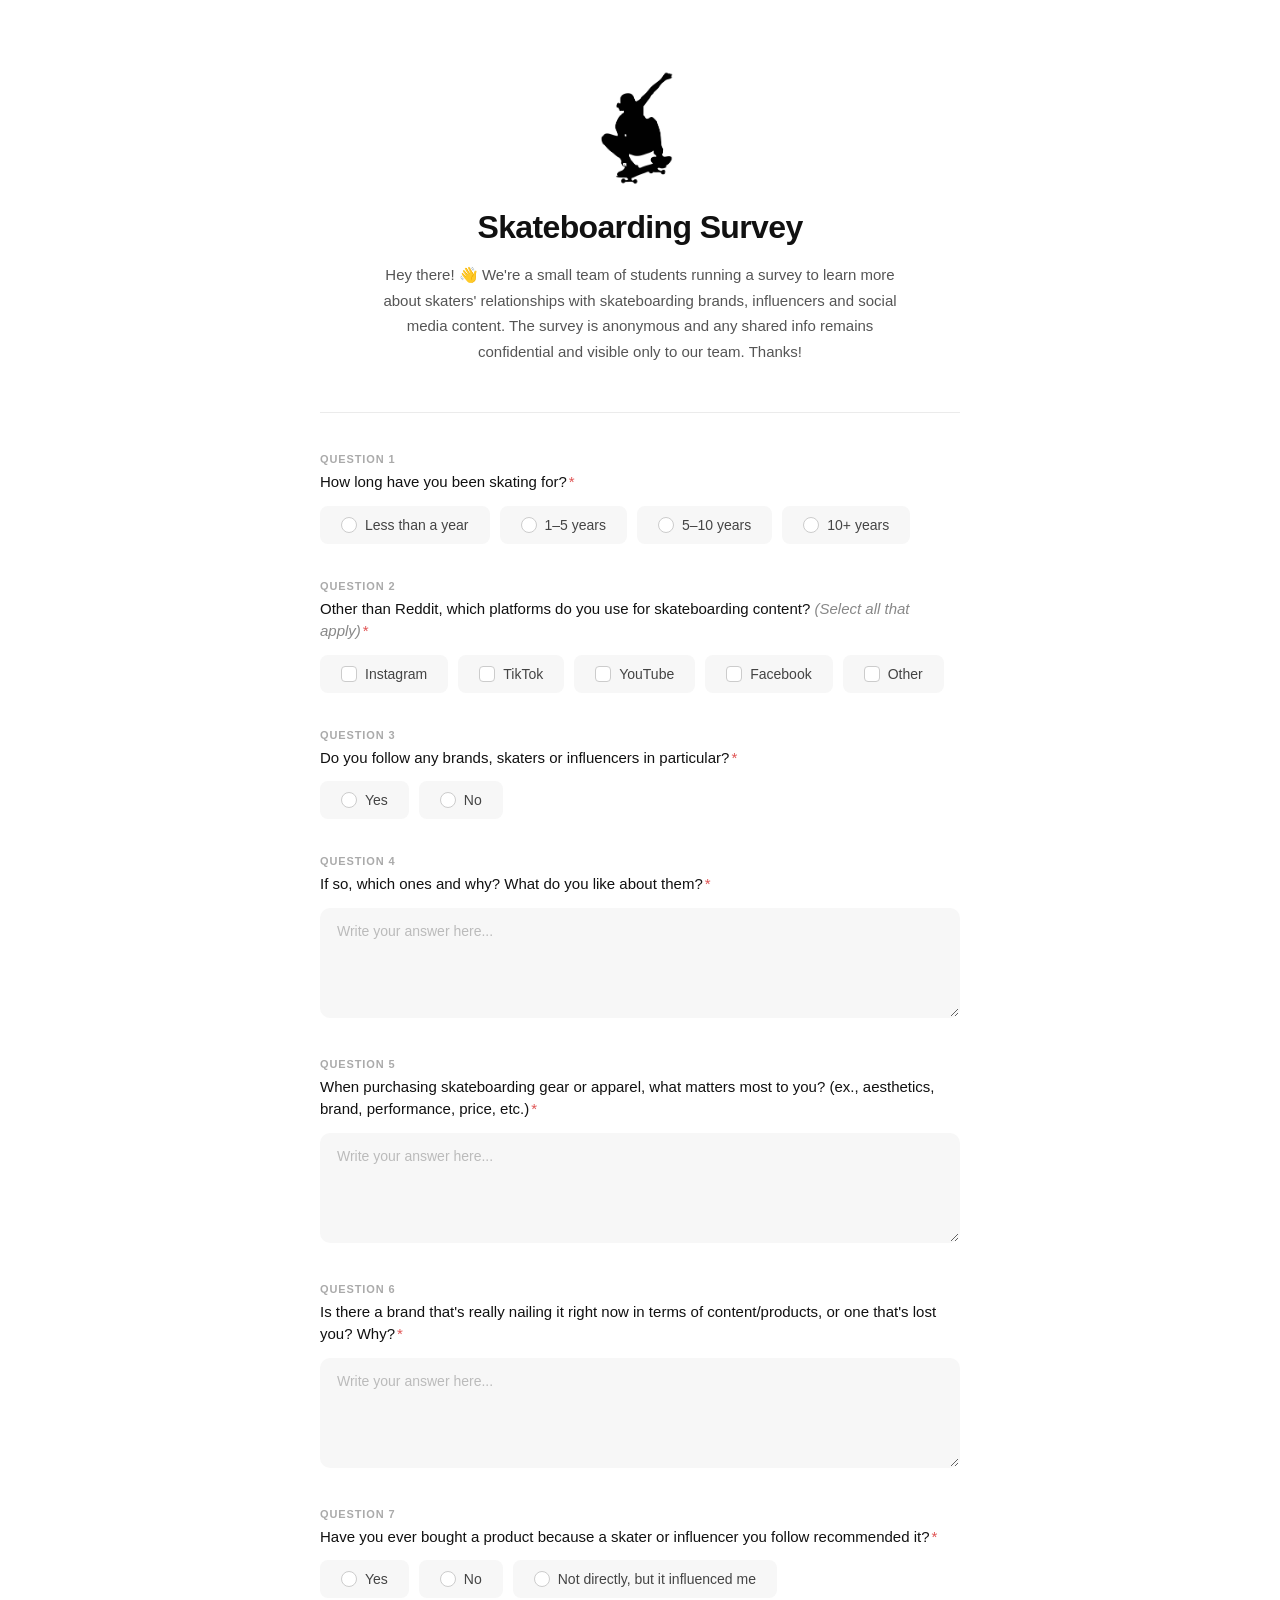
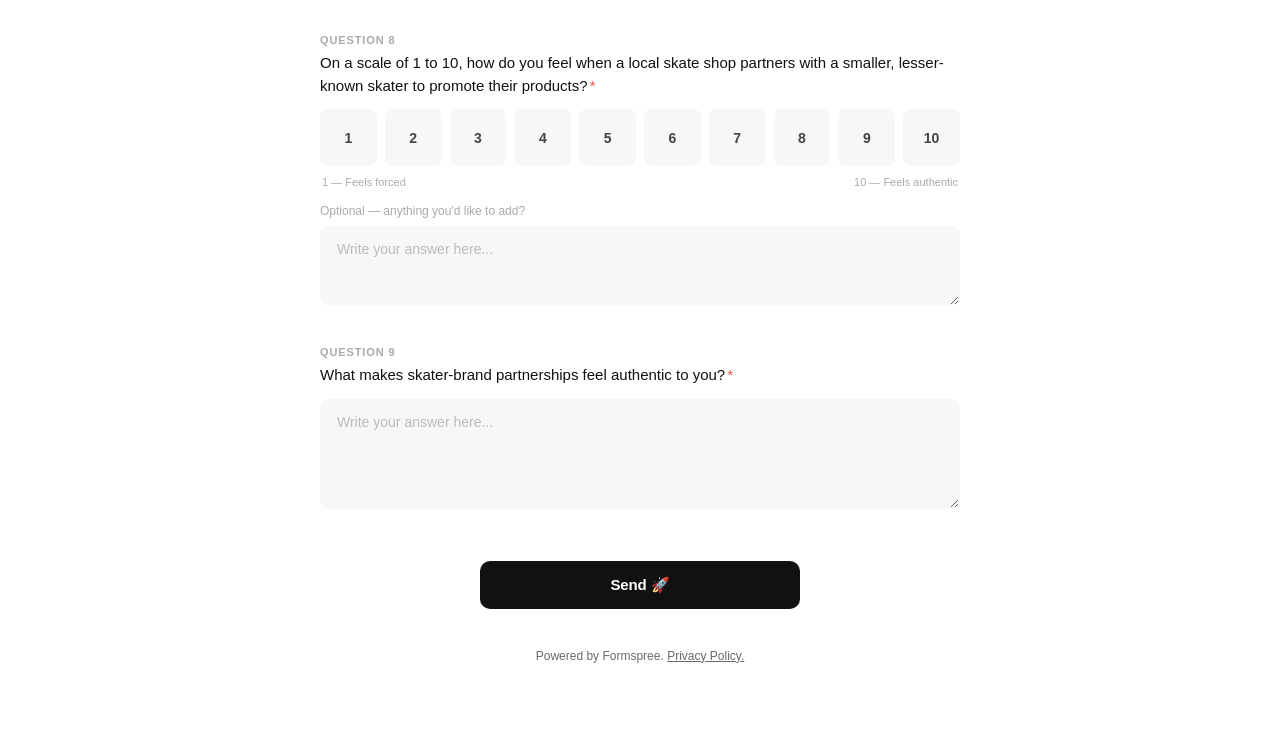
<file: index.html>
<!DOCTYPE html>
<html>
<head>
<meta charset="UTF-8">
<meta http-equiv="refresh" content="0; url=https://seabass98ham.github.io/reddit-survey.html">
<title>Open Card Sorting Tool</title>
<style>
body { font-family: Avenir, sans-serif; margin: 100px; }
h1 { margin-bottom: 30px; }
.board { display: flex; gap: 20px; flex-wrap: wrap; }
.category {
  background: #f4f4f4;
  padding: 10px;
  width: 220px;
  height: 220px;
  border-radius: 8px;
  overflow-y: auto;
  display: flex;
  flex-direction: column;
}
.category-header {
  display: flex;
  align-items: center;
  justify-content: space-between;
  margin: 0 0 10px 0;
}
.category h3 { margin: 0; cursor: text; flex: 1; font-size: 16px;}
.delete-btn {
  background: none;
  border: none;
  color: #aaa;
  font-size: 16px;
  cursor: pointer;
  padding: 0 5px 0 6px;
  margin: 0;
  line-height: 1;
  flex-shrink: 0;
}
.delete-btn:hover { color: #e53935; background: none; }
.card { background: white; padding: 8px; margin-bottom: 8px; border-radius: 5px; cursor: grab; border: 1px solid #ddd; display: flex; align-items: center; justify-content: space-between; font-size: 14px;}
.card:active { cursor: grabbing; }
.card-label { flex: 1; }
.card .delete-btn { font-size: 12px; padding: 0 0 0 6px; }
button {
  background-color: #007BFF;
  color: white;
  border: none;
  padding: 10px 20px;
  border-radius: 5px;
  cursor: pointer;
  margin-top: 15px;
  margin-bottom: 20px;
  margin-right: 10px;
}
button:hover { background-color: #0069d8; }
#submit-btn {
  background-color: #28a745;
  margin-top: 20px;
}
#submit-btn:hover {
  background-color: #208537;
}

.intro {
  font-size: 14px;
  color: #555;
  margin-bottom: 20px;
  line-height: 1.5;
  width: 900px;
}
.subtitle {
  font-size: 10px;
  color: #2a4468;
  letter-spacing: 5px;
}

</style>
</head>
<body>

<h1>Activité de tri de cartes</h1>
<p class="subtitle">INSTRUCTIONS</p>
<p class="intro">Pour compléter l'activité, veuillez déposer les cartes à trier dans les différentes catégories ci-dessous, via « drag and drop ». Vous pouvez aussi ajouter de nouvelles cartes ou catégories à tout moment, et changer le nom de vos catégories. Il n'y a aucune bonne ou mauvaise réponse; allez-y avec votre intuition. Lorsque vous aurez terminé, cliquez sur le bouton « Soumettre » ci-dessous pour nous envoyer votre tri. Attention! Ne rechargez pas ou ne quittez pas la page avant d'avoir soumis votre tri car vous devrez recommencer à nouveau.</p>
<p class="subtitle">CONFIDENTIALITÉ</p>
<p class="intro">Dans le cadre de ce tri de cartes réalisé pour un travail académique, votre participation est entièrement volontaire et anonyme. Les données recueillies lors de cette activité concernent uniquement la manière dont vous regroupez les cartes et les catégories que vous créez. Aucune information personnelle permettant de vous identifier ne sera collectée. Les résultats seront utilisés uniquement à des fins pédagogiques et ne seront partagés avec aucun tiers.</p>
<button id="add-card-btn">Ajoutez une carte</button>
<button id="add-category-btn">Ajoutez une catégorie</button>
<div class="board" id="board"></div>

<script>
let draggedCard = null;

const categories = [
  "Cartes à trier", 
  "S'impliquer", 
  "À propos",
  "Actualités", 
  "Contact", 
  "Fonctionnement",
];
const initialCards = [
    "Calendrier des récoltes", 
    "Participer à une cueillette", 
    "Calendrier des cueillettes", 
    "Instructions pour les bénévoles", 
    "Fonctionnement d'une cueillette", 
    "Inscrire mon arbre", 
    "Conditions de participation",
    "FAQ",
    "Mission",
    "Notre impact",
    "Répartition des fruits",
    "Valeurs du collectif",
    "Inscription à l'infolettre",
    "Évènements",
    "Réseaux sociaux",
    "Contact",
    "Courriel",
    "Notre équipe",
    "Devenir chef de cueillette",
    "Guide d'entretien des arbres",
    "Guide de récolte des fruits",
    "Faire un don",
];

const categoryMap = {};

document.addEventListener("DOMContentLoaded", () => {
  const board = document.getElementById("board");

  categories.forEach(name => addCategory(name, false));

  initialCards.forEach(text => {
    const card = createCard(text);
    categoryMap["Cartes à trier"].appendChild(card);
  });

  document.getElementById("add-category-btn").addEventListener("click", () => {
    addCategory("Nouvelle catégorie", true);
  });

  document.getElementById("add-card-btn").addEventListener("click", () => {
    const cardName = prompt("Nom de la nouvelle carte :");
    if(cardName && cardName.trim() !== "") {
      const card = createCard(cardName.trim(), true);
      categoryMap["Cartes à trier"].appendChild(card);
    }
  });
});

function addCategory(name, isDeletable) {
  const board = document.getElementById("board");

  const category = document.createElement("div");
  category.className = "category";

  category.addEventListener("dragover", e => e.preventDefault());
  category.addEventListener("drop", () => {
    if (draggedCard) category.appendChild(draggedCard);
  });

  // Header wrapper
  const header = document.createElement("div");
  header.className = "category-header";

  const title = document.createElement("h3");
  title.textContent = name;
  title.contentEditable = isDeletable; // Only allow editing if it's a user-created category
  header.appendChild(title);

  // Only add delete button for user-created categories
  if (isDeletable) {
    const deleteBtn = document.createElement("button");
    deleteBtn.className = "delete-btn";
    deleteBtn.textContent = "✕";
    deleteBtn.title = "Supprimer cette catégorie";
    deleteBtn.addEventListener("click", () => {
      // Move any cards back to "Cartes à trier" before removing
      const cards = category.querySelectorAll(".card");
      cards.forEach(card => categoryMap["Cartes à trier"].appendChild(card));
      delete categoryMap[title.textContent];
      category.remove();
    });
    header.appendChild(deleteBtn);
  }

  category.appendChild(header);
  board.appendChild(category);

  categoryMap[name] = category;
}

function createCard(text, isDeletable = false) {
  const card = document.createElement("div");
  card.className = "card";
  card.draggable = true;

  const label = document.createElement("span");
  label.className = "card-label";
  label.textContent = text;
  card.appendChild(label);

  if (isDeletable) {
    const deleteBtn = document.createElement("button");
    deleteBtn.className = "delete-btn";
    deleteBtn.textContent = "✕";
    deleteBtn.title = "Supprimer cette carte";
    deleteBtn.addEventListener("click", (e) => {
      e.stopPropagation();
      card.remove();
    });
    card.appendChild(deleteBtn);
  }

  card.addEventListener("dragstart", () => {
    draggedCard = card;
    setTimeout(() => card.style.display = "none", 0);
  });

  card.addEventListener("dragend", () => {
    draggedCard = null;
    card.style.display = "flex";
  });

  return card;
}
 function confirmSubmit() {
    if (confirm("Êtes-vous sûr de vouloir soumettre votre tri?")) {

        // Collect all categories and their cards
        const result = {};
        document.querySelectorAll(".category").forEach(category => {
            const categoryName = category.querySelector("h3").textContent.trim();
            const cards = [...category.querySelectorAll(".card-label")].map(c => c.textContent.trim());
            result[categoryName] = cards;
        });

        fetch("https://script.google.com/macros/s/AKfycbxgQYOrfgW_NA1CkgSbxqoyQM5tEXzm76UsohVWAFDbU4Oc2hCtjVyxoYivwtCQH9PM/exec", {
            method: "POST",
            redirect: "follow",
            body: JSON.stringify(result)
        })
        .then(res => res.text())
        .then(data => {
            alert("Merci pour votre participation! Votre tri a été envoyé avec succès.");
            location.reload();
        })
        .catch(err => {
            console.error(err);
            alert("Erreur lors de l'envoi.");
        });
    }
}
</script>
<button id="submit-btn" onclick="confirmSubmit()">Soumettre</button>
</body>
</html>
</file>
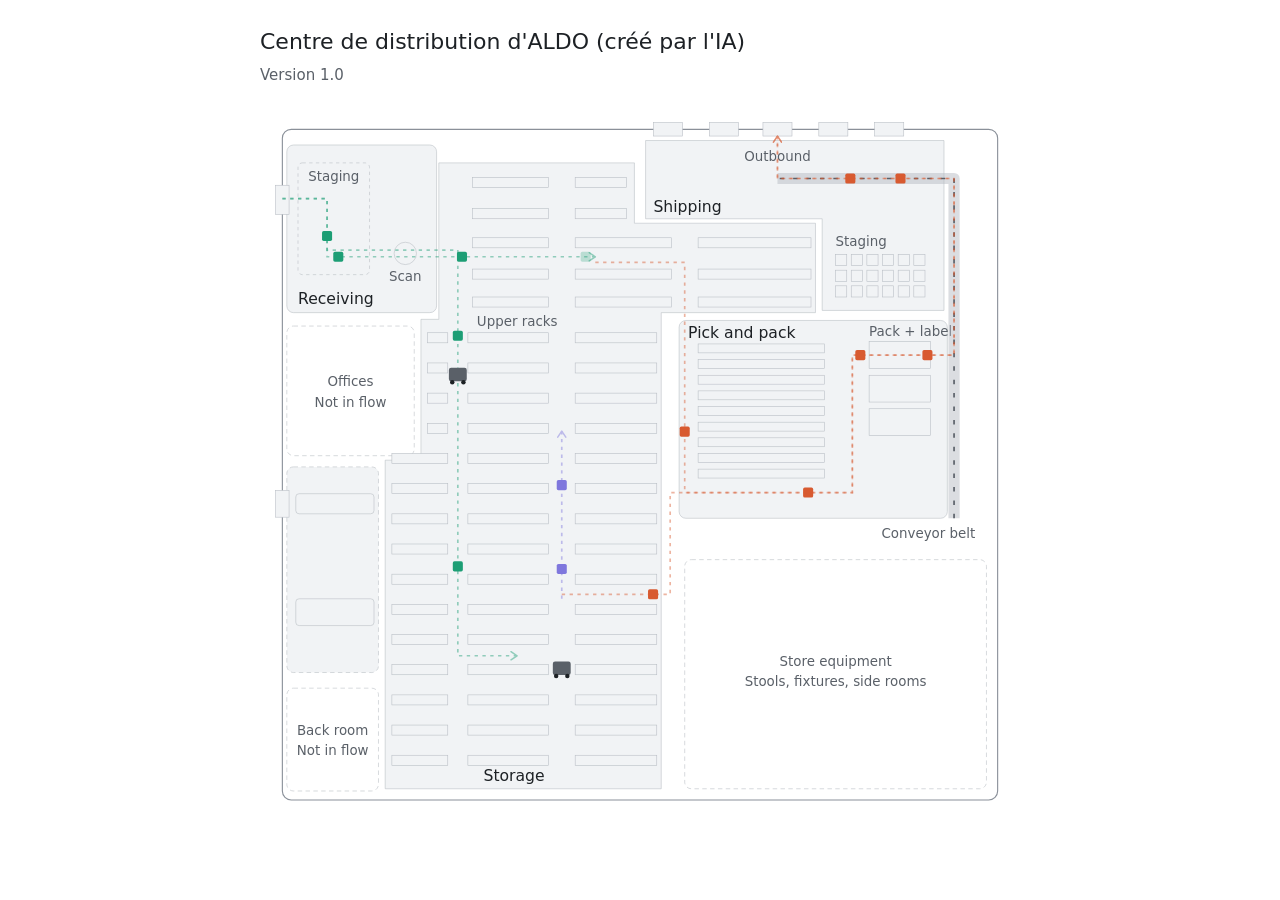
<file: aldo.html>
<!DOCTYPE html>
<html lang="en">
<head>
<meta charset="utf-8">
<meta name="viewport" content="width=device-width, initial-scale=1">
<title>ALDO</title>
<style>
:root{
  --bg:#ffffff;
  --text-primary:#1d2125;
  --text-secondary:#5a6068;
  --surface-1:#f1f3f5;
  --border-strong:#b7bcc3;
  --border-stronger:#8a9099;
  --accent:#185FA5;
}
@media (prefers-color-scheme:dark){
  :root{
    --bg:#16191d;
    --text-primary:#eceef0;
    --text-secondary:#a4aab2;
    --surface-1:#22272d;
    --border-strong:#4a525c;
    --border-stronger:#6b7480;
    --accent:#85B7EB;
  }
}
*{box-sizing:border-box}
html,body{margin:0;background:var(--bg);color:var(--text-primary)}
body{font-family:system-ui,-apple-system,"Segoe UI",Roboto,sans-serif;line-height:1.6;padding:24px 16px 48px}
main{max-width:760px;margin:0 auto}
h1{font-size:22px;font-weight:500;margin:0 0 4px}
p.sub{margin:0 0 20px;color:var(--text-secondary);font-size:15px}
svg{display:block;width:100%;height:auto}
.box{fill:var(--surface-1);stroke:var(--border-strong)}
svg text{font-family:inherit}
.ts{font-size:12px;fill:var(--text-secondary)}
.th{font-size:14px;font-weight:500;fill:var(--text-primary)}
@keyframes belt{to{stroke-dashoffset:-24}}
@media (prefers-reduced-motion:no-preference){.belt{animation:belt 1s linear infinite}}
#dc.paused .belt{animation-play-state:paused}
.lg{display:flex;flex-wrap:wrap;gap:8px 18px;align-items:center;margin:14px 0 0;font-size:14px;color:var(--text-secondary)}
.lg label{display:flex;align-items:center;gap:6px;cursor:pointer}
.sw{width:10px;height:10px;border-radius:2px;display:inline-block}
button{font:inherit;font-size:14px;color:var(--text-primary);background:transparent;border:1px solid var(--border-strong);border-radius:8px;padding:4px 14px;cursor:pointer}
button:hover{background:var(--surface-1)}
:focus-visible{outline:2px solid var(--accent);outline-offset:2px}
</style>
</head>
<body>
<main>
<h1>Centre de distribution d'ALDO (créé par l'IA)</h1>
<p class="sub">Version 1.0</p>

<svg id="dc" viewBox="0 0 680 660" role="img" aria-labelledby="t d">
<title id="t">Distribution center floor plan with animated package flow</title>
<desc id="d">Receiving top left, one storage section running from the top down to the bottom, a wide shipping area across the top right, pick and pack right of storage feeding a long conveyor along the right wall, and unused rooms elsewhere.</desc>
<defs><marker id="arrow" viewBox="0 0 10 10" refX="8" refY="5" markerWidth="6" markerHeight="6" orient="auto-start-reverse"><path d="M2 1L8 5L2 9" fill="none" stroke="context-stroke" stroke-width="1.5" stroke-linecap="round" stroke-linejoin="round"/></marker></defs>
<rect x="20" y="20" width="640" height="600" rx="8" fill="none" stroke="var(--border-stronger)" stroke-width="1"/>

<g>
<rect class="box" x="24" y="34" width="134" height="150" rx="6" stroke-width="0.5"/>
<rect class="box" x="14" y="70" width="12" height="26" stroke-width="0.5"/>
<rect class="box" x="34" y="50" width="64" height="100" rx="4" stroke-width="0.5" stroke-dasharray="3 3"/>
<text class="ts" x="66" y="66" text-anchor="middle">Staging</text>
<circle class="box" cx="130" cy="131" r="10" stroke-width="0.5"/>
<text class="ts" x="130" y="156" text-anchor="middle">Scan</text>
<text class="th" x="34" y="176">Receiving</text>
</g>

<rect x="24" y="196" width="114" height="116" rx="6" fill="none" stroke="var(--border-strong)" stroke-width="0.5" stroke-dasharray="4 3"/>
<text class="ts" x="81" y="250" text-anchor="middle">Offices</text>
<text class="ts" x="81" y="268" text-anchor="middle">Not in flow</text>

<rect class="box" x="24" y="322" width="82" height="184" rx="6" stroke-width="0.5" stroke-dasharray="4 3"/>
<rect class="box" x="14" y="343" width="12" height="24" stroke-width="0.5"/>

<rect class="box" x="32" y="346" width="70" height="18" rx="3" stroke-width="0.5"/>
<rect class="box" x="32" y="440" width="70" height="24" rx="3" stroke-width="0.5"/>



<g>
<path d="M160 50H335V104H497V184H359V610H112V316H144V190H160Z" fill="var(--surface-1)" stroke="var(--border-strong)" stroke-width="0.5" stroke-linejoin="round"/>
<g id="racks"></g>
<text class="ts" x="194" y="196">Upper racks</text>
<text class="th" x="200" y="603">Storage</text>
</g>

<g>
<path d="M345 30H612V182H503V100H345Z" fill="var(--surface-1)" stroke="var(--border-strong)" stroke-width="0.5" stroke-linejoin="round"/>
<rect class="box" x="352" y="14" width="26" height="12" stroke-width="0.5"/>
<rect class="box" x="402" y="14" width="26" height="12" stroke-width="0.5"/>
<rect class="box" x="450" y="14" width="26" height="12" stroke-width="0.5"/>
<rect class="box" x="500" y="14" width="26" height="12" stroke-width="0.5"/>
<rect class="box" x="550" y="14" width="26" height="12" stroke-width="0.5"/>
<text class="ts" x="463" y="48" text-anchor="middle">Outbound</text>
<text class="ts" x="515" y="124">Staging</text>
<g id="stg"></g>
<text class="th" x="352" y="94">Shipping</text>
</g>

<g>
<rect class="box" x="375" y="191" width="240" height="177" rx="6" stroke-width="0.5"/>
<text class="th" x="383" y="207">Pick and pack</text>
<g id="pick"></g>
<text class="ts" x="545" y="205">Pack + label</text>
<rect class="box" x="545" y="210" width="55" height="24" stroke-width="0.5"/>
<rect class="box" x="545" y="240" width="55" height="24" stroke-width="0.5"/>
<rect class="box" x="545" y="270" width="55" height="24" stroke-width="0.5"/>
</g>

<rect x="24" y="520" width="82" height="92" rx="6" fill="none" stroke="var(--border-strong)" stroke-width="0.5" stroke-dasharray="4 3"/>
<text class="ts" x="65" y="562" text-anchor="middle">Back room</text>
<text class="ts" x="65" y="580" text-anchor="middle">Not in flow</text>
<rect x="380" y="405" width="270" height="205" rx="6" fill="none" stroke="var(--border-strong)" stroke-width="0.5" stroke-dasharray="4 3"/>
<text class="ts" x="515" y="500" text-anchor="middle">Store equipment</text>
<text class="ts" x="515" y="518" text-anchor="middle">Stools, fixtures, side rooms</text>

<path d="M621 368L621 64L463 64" fill="none" stroke="var(--border-strong)" stroke-width="10" stroke-linejoin="round" opacity="0.5"/>
<path class="belt" d="M621 368L621 64L463 64" fill="none" stroke="var(--text-secondary)" stroke-width="1.5" stroke-dasharray="4 8" stroke-linejoin="round"/>
<text class="ts" x="640" y="386" text-anchor="end">Conveyor belt</text>

<g id="L-in"></g><g id="L-int"></g><g id="L-out"></g><g id="carts"></g>
</svg>
  
</main>

<script>
const NS='http://www.w3.org/2000/svg';
function el(t,a,p){const e=document.createElementNS(NS,t);for(const k in a)e.setAttribute(k,a[k]);if(p)p.appendChild(e);return e;}
function seg(g,y,list){list.forEach(s=>{if(s[1]-s[0]>=14)el('rect',{class:'box',x:s[0],y:y,width:s[1]-s[0],height:9,'stroke-width':0.5},g);});}
const racks=document.getElementById('racks');
[63,91].forEach(y=>seg(racks,y,[[190,258],[282,328]]));
[117,145,170].forEach(y=>seg(racks,y,[[190,258],[282,368],[392,493]]));
for(let i=0;i<15;i++){const x0=i<4?150:118;seg(racks,202+27*i,[[x0,168],[186,258],[282,355]]);}
const pick=document.getElementById('pick');
for(let i=0;i<9;i++)el('rect',{class:'box',x:392,y:212+14*i,width:113,height:8,'stroke-width':0.5},pick);
const stg=document.getElementById('stg');
for(let r=0;r<3;r++)for(let c=0;c<6;c++)el('rect',{class:'box',x:515+14*c,y:132+14*r,width:10,height:10,'stroke-width':0.5},stg);
const tail='L530 345L530 222L621 222L621 64L463 64L463 26';
const flows=[
{l:'in',c:'#1D9E75',d:9,n:[3,3],p:['M20 82L60 82L60 128L177 128L177 491L230 491','M20 82L60 82L60 134L300 134']},
{l:'int',c:'#7F77DD',d:6,n:[2],p:['M270 440L270 290']},
{l:'out',c:'#D85A30',d:12,n:[4,3],p:['M270 436L367 436L367 345'+tail,'M300 139L380 139L380 345'+tail]}
];
flows.forEach(f=>{const g=document.getElementById('L-'+f.l);
f.p.forEach((path,pi)=>{
el('path',{d:path,fill:'none',stroke:f.c,'stroke-width':1.5,'stroke-dasharray':'3 4',opacity:0.45,'marker-end':'url(#arrow)'},g);
const k=f.n[pi];
for(let i=0;i<k;i++){
const b=(-(i*f.d/k)-pi*1.7)+'s';
const pk=el('g',{},g);
el('rect',{x:-4.5,y:-4.5,width:9,height:9,rx:1.5,fill:f.c},pk);
el('animateMotion',{path:path,dur:f.d+'s',begin:b,repeatCount:'indefinite'},pk);
el('animate',{attributeName:'opacity',values:'0;1;1;0',keyTimes:'0;0.06;0.9;1',dur:f.d+'s',begin:b,repeatCount:'indefinite'},pk);
}});});
const cg=document.getElementById('carts');
[['M270 580L270 215L270 580',10,'0s'],['M177 580L177 215L177 580',13,'-5s']].forEach(c=>{
const g=el('g',{},cg);
el('rect',{x:-8,y:-6,width:16,height:12,rx:2,fill:'var(--text-secondary)'},g);
el('circle',{cx:-5,cy:7,r:2,fill:'var(--text-primary)'},g);
el('circle',{cx:5,cy:7,r:2,fill:'var(--text-primary)'},g);
el('animateMotion',{path:c[0],dur:c[1]+'s',begin:c[2],repeatCount:'indefinite'},g);
});
document.querySelectorAll('input[data-l]').forEach(i=>i.addEventListener('change',()=>{document.getElementById('L-'+i.dataset.l).style.display=i.checked?'':'none';}));
const svg=document.getElementById('dc');let paused=false;
document.getElementById('pp').addEventListener('click',e=>{paused=!paused;if(paused){svg.pauseAnimations();}else{svg.unpauseAnimations();}svg.classList.toggle('paused',paused);e.target.textContent=paused?'Play':'Pause';});
</script>
</body>
</html>
</file>
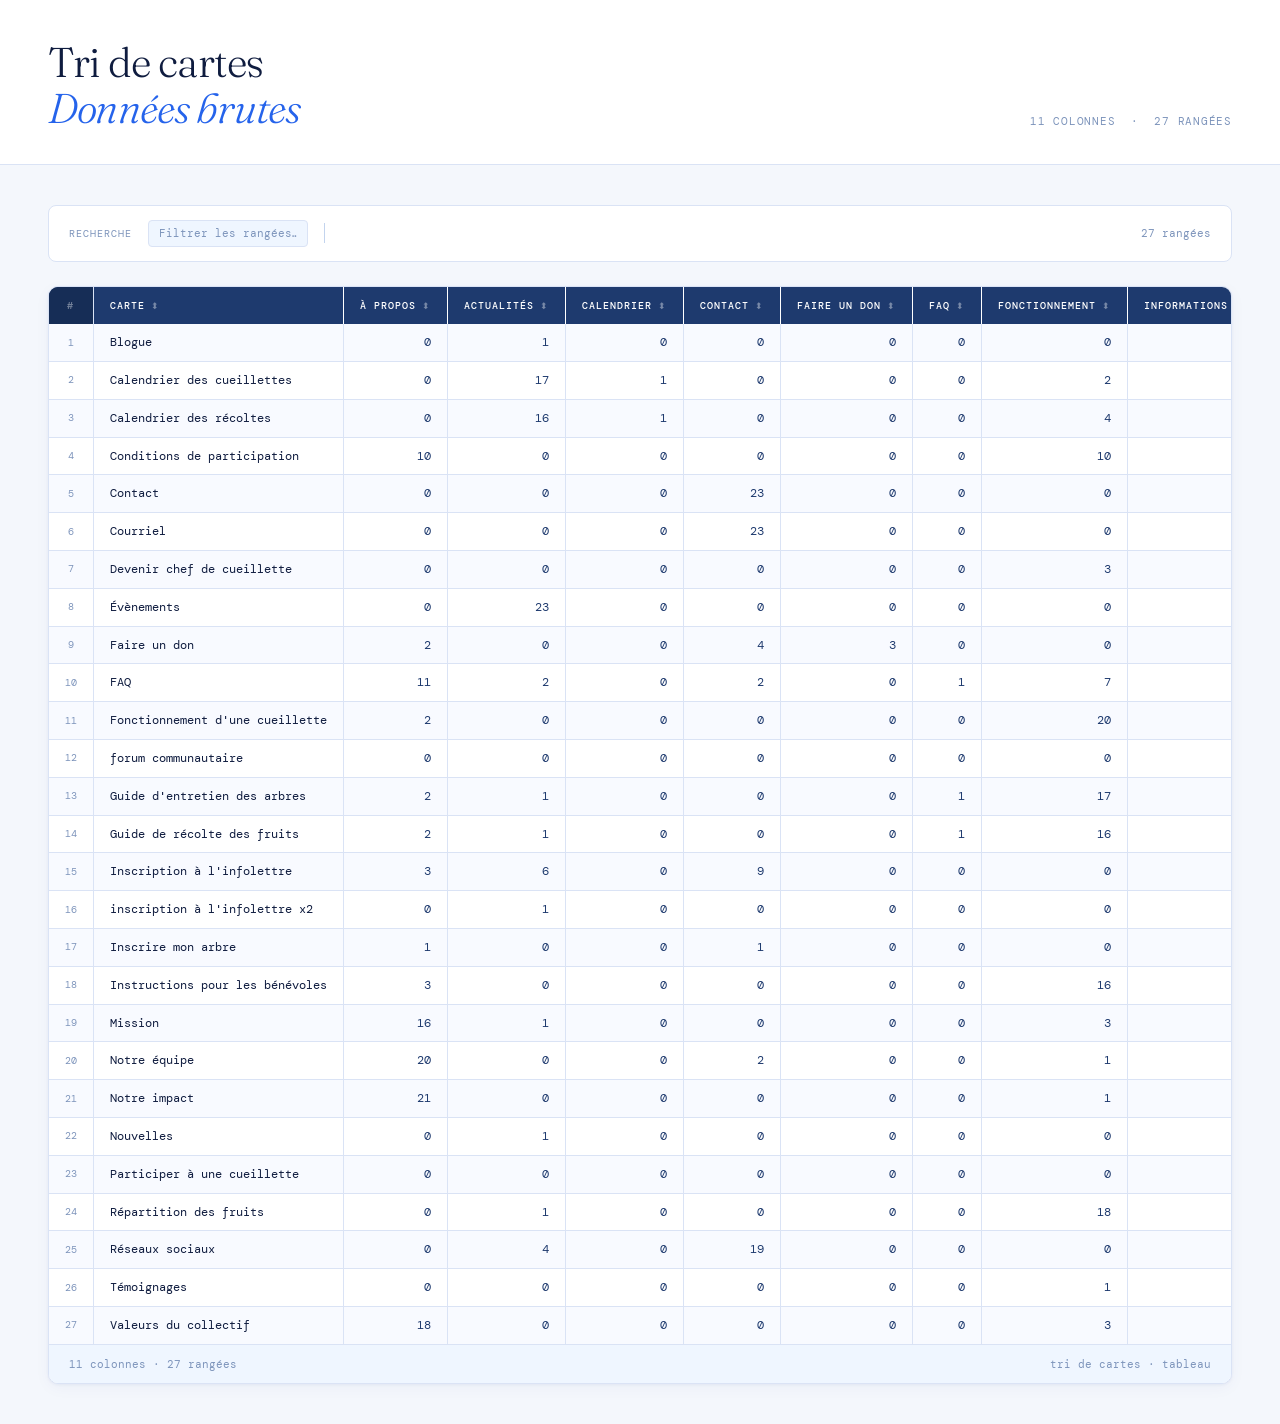
<file: card-sort-table (1).html>
<!DOCTYPE html>
<html lang="fr">
<head>
<meta charset="UTF-8">
<meta name="viewport" content="width=device-width, initial-scale=1.0">
<title>Tri de cartes · Données</title>
<link rel="preconnect" href="https://fonts.googleapis.com">
<link href="https://fonts.googleapis.com/css2?family=DM+Mono:wght@300;400;500&family=Fraunces:ital,opsz,wght@0,9..144,300;0,9..144,400;1,9..144,300;1,9..144,400&display=swap" rel="stylesheet">
<style>
*, *::before, *::after { box-sizing: border-box; margin: 0; padding: 0; }

:root {
  --bg:         #f4f7fc;
  --surface:    #ffffff;
  --surface2:   #eef3fb;
  --border:     #dae3f5;
  --border2:    #c3d4ee;
  --text:       #0f1c3f;
  --text2:      #3d5580;
  --muted:      #7d94bb;
  --blue-900:   #0f1c3f;
  --blue-800:   #1e3a6e;
  --blue-700:   #1d4ed8;
  --blue-600:   #2563eb;
  --blue-500:   #3b82f6;
  --blue-400:   #60a5fa;
  --blue-200:   #bfdbfe;
  --blue-100:   #dbeafe;
  --blue-50:    #eff6ff;
  --danger:     #dc2626;
  --row-odd:    #f8faff;
  --row-even:   #ffffff;
  --row-hover:  #eff6ff;
  --header-bg:  #1e3a6e;
  --header-fg:  #ffffff;
}

body {
  background: var(--bg);
  color: var(--text);
  font-family: 'DM Mono', monospace;
  font-size: 13px;
  min-height: 100vh;
}

/* ── HEADER ── */
header {
  background: var(--surface);
  border-bottom: 1px solid var(--border);
  padding: 2.5rem 3rem 2rem;
  display: flex;
  align-items: flex-end;
  justify-content: space-between;
  gap: 2rem;
  flex-wrap: wrap;
}
header h1 {
  font-family: 'Fraunces', serif;
  font-weight: 300;
  font-size: clamp(1.6rem, 3.5vw, 2.6rem);
  line-height: 1.1;
  letter-spacing: -0.02em;
  color: var(--blue-900);
}
header h1 em {
  font-style: italic;
  color: var(--blue-600);
}
.header-meta {
  font-size: 11px;
  color: var(--muted);
  letter-spacing: 0.07em;
  text-transform: uppercase;
  line-height: 1.9;
  text-align: right;
}

main { padding: 2.5rem 3rem; max-width: 1400px; }
@media (max-width: 700px) { main { padding: 1.5rem; } header { padding: 1.5rem; } }

/* ── IMPORT PANEL ── */
#import-panel {
  display: grid;
  grid-template-columns: 1fr 1fr;
  gap: 1.5rem;
  margin-bottom: 2.5rem;
}
@media (max-width: 700px) { #import-panel { grid-template-columns: 1fr; } }

.panel {
  background: var(--surface);
  border: 1px solid var(--border);
  border-radius: 8px;
  padding: 1.5rem;
}
.panel-label {
  font-size: 10px;
  letter-spacing: 0.12em;
  text-transform: uppercase;
  color: var(--muted);
  margin-bottom: 1rem;
}

#drop-zone {
  border: 1.5px dashed var(--border2);
  border-radius: 6px;
  padding: 2.5rem 1rem;
  text-align: center;
  cursor: pointer;
  transition: border-color 0.2s, background 0.2s;
  background: var(--blue-50);
}
#drop-zone:hover, #drop-zone.over {
  border-color: var(--blue-500);
  background: #e8f0fe;
}
#drop-zone input { display: none; }
.drop-icon {
  font-size: 2rem;
  margin-bottom: 0.6rem;
  color: var(--blue-400);
  line-height: 1;
}
#drop-zone p { color: var(--text2); font-size: 12px; line-height: 1.7; }
#drop-zone p strong { color: var(--text); font-weight: 500; }

textarea {
  width: 100%;
  height: 140px;
  background: var(--blue-50);
  border: 1px solid var(--border);
  border-radius: 6px;
  color: var(--text);
  font-family: 'DM Mono', monospace;
  font-size: 11px;
  padding: 0.75rem;
  resize: vertical;
  line-height: 1.5;
  transition: border-color 0.2s;
}
textarea:focus { outline: none; border-color: var(--blue-500); }
textarea::placeholder { color: var(--muted); }

/* ── TITLE INPUT ── */
.title-row {
  display: flex;
  align-items: center;
  gap: 0.75rem;
  margin-top: 0.875rem;
  flex-wrap: wrap;
}
.title-label { font-size: 11px; color: var(--muted); white-space: nowrap; }
#title-input {
  flex: 1;
  min-width: 140px;
  background: var(--blue-50);
  border: 1px solid var(--border2);
  border-radius: 4px;
  color: var(--text);
  font-family: 'DM Mono', monospace;
  font-size: 12px;
  padding: 0.4rem 0.65rem;
  transition: border-color 0.2s;
}
#title-input:focus { outline: none; border-color: var(--blue-500); }

.btn-row { display: flex; gap: 0.75rem; margin-top: 0.875rem; flex-wrap: wrap; }

button {
  font-family: 'DM Mono', monospace;
  font-size: 11px;
  letter-spacing: 0.05em;
  padding: 0.5rem 1rem;
  border-radius: 4px;
  cursor: pointer;
  transition: all 0.15s;
  border: 1px solid var(--border2);
  background: var(--surface);
  color: var(--text2);
}
button:hover { background: var(--blue-50); border-color: var(--blue-500); color: var(--blue-700); }
button.primary {
  background: var(--blue-700);
  border-color: var(--blue-700);
  color: #fff;
  font-weight: 500;
}
button.primary:hover { background: var(--blue-800); border-color: var(--blue-800); }
button.export-btn {
  background: var(--blue-600);
  border-color: var(--blue-600);
  color: #fff;
  font-weight: 500;
}
button.export-btn:hover { background: var(--blue-700); border-color: var(--blue-700); }

#error-msg { color: var(--danger); font-size: 11px; margin-top: 0.75rem; min-height: 1rem; }

/* ── TOOLBAR ── */
#toolbar {
  display: none;
  align-items: center;
  gap: 1rem;
  margin-bottom: 1.5rem;
  flex-wrap: wrap;
  background: var(--surface);
  border: 1px solid var(--border);
  border-radius: 8px;
  padding: 0.875rem 1.25rem;
}
.toolbar-label { font-size: 10px; letter-spacing: 0.1em; text-transform: uppercase; color: var(--muted); }
.toolbar-sep { width: 1px; height: 20px; background: var(--border2); }

#search-input {
  background: var(--blue-50);
  border: 1px solid var(--border);
  border-radius: 4px;
  color: var(--text);
  font-family: 'DM Mono', monospace;
  font-size: 11px;
  padding: 0.35rem 0.65rem;
  width: 160px;
  transition: border-color 0.2s;
}
#search-input:focus { outline: none; border-color: var(--blue-500); }
#search-input::placeholder { color: var(--muted); }

#row-count {
  font-size: 11px;
  color: var(--muted);
  margin-left: auto;
}

/* ── TABLE WRAPPER ── */
#table-wrap {
  background: var(--surface);
  border: 1px solid var(--border);
  border-radius: 10px;
  overflow: hidden;
  box-shadow: 0 1px 3px rgba(30,58,138,0.06), 0 4px 16px rgba(30,58,138,0.04);
}
#table-scroll { overflow-x: auto; }

/* ── THE TABLE ── */
table.data-table {
  border-collapse: collapse;
  width: 100%;
  font-size: 12px;
}

table.data-table thead tr {
  background: var(--header-bg);
}
table.data-table thead th {
  padding: 12px 16px;
  text-align: left;
  font-weight: 500;
  font-size: 10px;
  letter-spacing: 0.1em;
  text-transform: uppercase;
  color: var(--header-fg);
  white-space: nowrap;
  border-right: 1px solid rgba(255,255,255,0.08);
  cursor: pointer;
  user-select: none;
  position: relative;
  transition: background 0.15s;
}
table.data-table thead th:last-child { border-right: none; }
table.data-table thead th:hover { background: #264d8c; }
table.data-table thead th .sort-icon {
  display: inline-block;
  margin-left: 6px;
  opacity: 0.4;
  font-size: 9px;
  vertical-align: middle;
}
table.data-table thead th.sort-asc .sort-icon,
table.data-table thead th.sort-desc .sort-icon { opacity: 1; color: var(--blue-200); }

/* row count column */
table.data-table thead th.num-col,
table.data-table tbody td.num-col {
  width: 44px;
  min-width: 44px;
  text-align: center;
  color: var(--muted);
  font-size: 10px;
  padding-left: 8px;
  padding-right: 8px;
  border-right: 1px solid var(--border);
  background: var(--row-odd);
  cursor: default;
}
table.data-table thead th.num-col {
  background: #162d56;
  color: rgba(255,255,255,0.4);
  cursor: default;
}
table.data-table thead th.num-col:hover { background: #162d56; }

table.data-table tbody tr { transition: background 0.1s; }
table.data-table tbody tr:nth-child(odd)  td { background: var(--row-odd); }
table.data-table tbody tr:nth-child(even) td { background: var(--row-even); }
table.data-table tbody tr:hover td { background: var(--row-hover) !important; }

table.data-table tbody td {
  padding: 10px 16px;
  color: var(--text);
  border-bottom: 1px solid var(--border);
  border-right: 1px solid var(--border);
  white-space: nowrap;
  max-width: 260px;
  overflow: hidden;
  text-overflow: ellipsis;
  vertical-align: middle;
  font-size: 12px;
  line-height: 1.4;
}
table.data-table tbody td:last-child { border-right: none; }
table.data-table tbody tr:last-child td { border-bottom: none; }

/* numeric cells right-aligned */
table.data-table tbody td.is-num {
  text-align: right;
  color: var(--blue-800);
  font-variant-numeric: tabular-nums;
}

/* highlight matched search text */
mark {
  background: #fde68a;
  color: var(--text);
  border-radius: 2px;
  padding: 0 1px;
}

/* ── TABLE FOOTER ── */
#table-footer {
  display: flex;
  align-items: center;
  justify-content: space-between;
  padding: 0.75rem 1.25rem;
  border-top: 1px solid var(--border);
  background: var(--blue-50);
  font-size: 11px;
  color: var(--muted);
  flex-wrap: wrap;
  gap: 0.5rem;
}

/* ── EMPTY STATE ── */
#empty-state {
  padding: 4rem 2rem;
  text-align: center;
  color: var(--muted);
  font-size: 12px;
  line-height: 2;
}
</style>
</head>
<body>

<header>
  <h1>Tri de cartes<br><em>Données brutes</em></h1>
  <div class="header-meta" id="header-meta">
    27 cartes &nbsp;·&nbsp; 10 catégories &nbsp;·&nbsp; N = 23
  </div>
</header>

<main>
  <!-- Hidden elements kept for JS references -->
  <textarea id="paste-in" style="display:none"></textarea>
  <input type="text" id="title-input" style="display:none">
  <div id="error-msg" style="display:none"></div>

  <!-- Toolbar (search only, no export) -->
  <div id="toolbar">
    <span class="toolbar-label">Recherche</span>
    <input type="text" id="search-input" placeholder="Filtrer les rangées…" oninput="filterRows(this.value)">
    <div class="toolbar-sep"></div>
    <span id="row-count"></span>
  </div>

  <!-- Table -->
  <div id="table-wrap" style="display:none">
    <div id="table-scroll"></div>
    <div id="table-footer">
      <span id="footer-left"></span>
      <span id="footer-right">tri de cartes · tableau</span>
    </div>
  </div>
</main>

<script>
// ── STATE ──
let headers = [];
let allRows = [];
let visibleRows = [];
let sortCol = -1;
let sortDir = 1; // 1 asc, -1 desc
let currentTitle = '';

// ── BAKED-IN DATA ──
const BAKED_CSV = `Carte,À propos,Actualités,Calendrier,Contact,Faire un don,FAQ,Fonctionnement,Informations supplémentaires,la communauté,S'impliquer
Blogue,0,1,0,0,0,0,0,0,0,0
Calendrier des cueillettes,0,17,1,0,0,0,2,0,0,3
Calendrier des récoltes,0,16,1,0,0,0,4,0,0,2
Conditions de participation,10,0,0,0,0,0,10,0,0,3
Contact,0,0,0,23,0,0,0,0,0,0
Courriel,0,0,0,23,0,0,0,0,0,0
Devenir chef de cueillette,0,0,0,0,0,0,3,0,0,20
Évènements,0,23,0,0,0,0,0,0,0,0
Faire un don,2,0,0,4,3,0,0,0,0,13
FAQ,11,2,0,2,0,1,7,0,0,0
Fonctionnement d'une cueillette,2,0,0,0,0,0,20,0,0,1
forum communautaire,0,0,0,0,0,0,0,0,1,0
Guide d'entretien des arbres,2,1,0,0,0,1,17,1,0,1
Guide de récolte des fruits,2,1,0,0,0,1,16,1,0,2
Inscription à l'infolettre,3,6,0,9,0,0,0,0,0,5
inscription à l'infolettre x2,0,1,0,0,0,0,0,0,0,0
Inscrire mon arbre,1,0,0,1,0,0,0,0,0,21
Instructions pour les bénévoles,3,0,0,0,0,0,16,0,0,3
Mission,16,1,0,0,0,0,3,0,0,3
Notre équipe,20,0,0,2,0,0,1,0,0,0
Notre impact,21,0,0,0,0,0,1,0,0,1
Nouvelles,0,1,0,0,0,0,0,0,0,0
Participer à une cueillette,0,0,0,0,0,0,0,0,0,23
Répartition des fruits,0,1,0,0,0,0,18,0,0,4
Réseaux sociaux,0,4,0,19,0,0,0,0,0,0
Témoignages,0,0,0,0,0,0,1,0,0,0
Valeurs du collectif,18,0,0,0,0,0,3,0,0,2`;

window.addEventListener('DOMContentLoaded', () => {
  document.getElementById('paste-in').value = BAKED_CSV;
  parseAndRender();
});

// ── CSV PARSE ──
function parseCSV(text) {
  const lines = text.trim().split(/\r?\n/).filter(l => l.trim());
  return lines.map(line => {
    const cells = []; let cur = '', inQ = false;
    for (let i = 0; i < line.length; i++) {
      const c = line[i];
      if (c === '"') { inQ = !inQ; }
      else if (c === ',' && !inQ) { cells.push(cur.trim()); cur = ''; }
      else cur += c;
    }
    cells.push(cur.trim());
    return cells;
  });
}

// ── FILE INPUT ──
function handleFile(input) {
  if (!input.files[0]) return;
  const r = new FileReader();
  r.onload = e => { document.getElementById('paste-in').value = e.target.result; parseAndRender(); };
  r.readAsText(input.files[0]);
}
function onDragOver(e) { e.preventDefault(); document.getElementById('drop-zone').classList.add('over'); }
function onDragLeave() { document.getElementById('drop-zone').classList.remove('over'); }
function onDrop(e) {
  e.preventDefault(); document.getElementById('drop-zone').classList.remove('over');
  if (e.dataTransfer.files[0]) {
    const r = new FileReader();
    r.onload = ev => { document.getElementById('paste-in').value = ev.target.result; parseAndRender(); };
    r.readAsText(e.dataTransfer.files[0]);
  }
}

// ── PARSE & RENDER ──
function parseAndRender() {
  setError('');
  const text = document.getElementById('paste-in').value.trim();
  if (!text) { setError('Collez ou téléversez un fichier CSV en premier.'); return; }

  const rows = parseCSV(text);
  if (rows.length < 2) { setError('Il faut au moins une ligne d\'en-tête et une ligne de données.'); return; }

  headers = rows[0];
  allRows = rows.slice(1).filter(r => r.some(c => c !== ''));
  if (!allRows.length) { setError('Aucune ligne de données trouvée.'); return; }

  // pad short rows
  allRows = allRows.map(r => {
    while (r.length < headers.length) r.push('');
    return r;
  });

  visibleRows = [...allRows];
  sortCol = -1; sortDir = 1;
  currentTitle = document.getElementById('title-input').value.trim();

  document.getElementById('search-input').value = '';
  document.getElementById('header-meta').innerHTML =
    `${headers.length} colonnes &nbsp;·&nbsp; ${allRows.length} rangées`;
  document.getElementById('toolbar').style.display = 'flex';
  document.getElementById('table-wrap').style.display = 'block';

  renderTable('');
}

// ── IS NUMERIC ──
function isNumericCol(colIdx) {
  const sample = allRows.slice(0, 20).map(r => r[colIdx]).filter(v => v !== '');
  return sample.length > 0 && sample.every(v => !isNaN(parseFloat(v)) && isFinite(v));
}
const numericCols = [];
function computeNumericCols() {
  numericCols.length = 0;
  headers.forEach((_, ci) => { if (isNumericCol(ci)) numericCols.push(ci); });
}

// ── RENDER TABLE ──
function renderTable(searchTerm) {
  computeNumericCols();
  const re = searchTerm ? new RegExp(searchTerm.replace(/[.*+?^${}()|[\]\\]/g, '\\$&'), 'gi') : null;

  let html = '<table class="data-table"><thead><tr>';
  html += '<th class="num-col">#</th>';
  headers.forEach((h, ci) => {
    let cls = '';
    if (ci === sortCol) cls = sortDir === 1 ? 'sort-asc' : 'sort-desc';
    const arrow = ci === sortCol ? (sortDir === 1 ? '▲' : '▼') : '⬍';
    html += `<th class="${cls}" onclick="sortBy(${ci})">${esc(h)}<span class="sort-icon">${arrow}</span></th>`;
  });
  html += '</tr></thead><tbody>';

  visibleRows.forEach((row, ri) => {
    html += '<tr>';
    html += `<td class="num-col">${ri + 1}</td>`;
    row.slice(0, headers.length).forEach((cell, ci) => {
      const isNum = numericCols.includes(ci);
      let display = esc(cell);
      if (re && cell) {
        display = cell.replace(re, m => `<mark>${esc(m)}</mark>`);
      }
      html += `<td class="${isNum ? 'is-num' : ''}" title="${esc(cell)}">${display || '<span style="color:var(--muted)">—</span>'}</td>`;
    });
    html += '</tr>';
  });

  if (!visibleRows.length) {
    html += `<tr><td colspan="${headers.length + 1}" style="text-align:center;padding:3rem;color:var(--muted);font-size:12px">Aucune rangée ne correspond à votre recherche</td></tr>`;
  }

  html += '</tbody></table>';
  document.getElementById('table-scroll').innerHTML = html;

  const showing = searchTerm ? `${visibleRows.length} sur ${allRows.length}` : allRows.length;
  document.getElementById('row-count').textContent = `${showing} rangées`;
  document.getElementById('footer-left').textContent =
    `${headers.length} colonnes · ${showing} rangées${currentTitle ? ' · ' + currentTitle : ''}`;
}

// ── SORT ──
function sortBy(ci) {
  if (sortCol === ci) { sortDir *= -1; }
  else { sortCol = ci; sortDir = 1; }
  const isNum = numericCols.includes(ci);
  visibleRows.sort((a, b) => {
    const av = a[ci] ?? '', bv = b[ci] ?? '';
    if (isNum) return (parseFloat(av) - parseFloat(bv)) * sortDir;
    return av.localeCompare(bv) * sortDir;
  });
  renderTable(document.getElementById('search-input').value);
}

// ── FILTER ──
function filterRows(term) {
  if (!term.trim()) {
    visibleRows = [...allRows];
  } else {
    const lower = term.toLowerCase();
    visibleRows = allRows.filter(row => row.some(cell => cell.toLowerCase().includes(lower)));
  }
  if (sortCol >= 0) {
    const isNum = numericCols.includes(sortCol);
    visibleRows.sort((a, b) => {
      const av = a[sortCol] ?? '', bv = b[sortCol] ?? '';
      if (isNum) return (parseFloat(av) - parseFloat(bv)) * sortDir;
      return av.localeCompare(bv) * sortDir;
    });
  }
  renderTable(term);
}

// ── PNG EXPORT ──
function exportPNG() {
  if (!headers.length) return;

  const btn = document.getElementById('btn-export') || document.querySelector('button.export-btn');
  const origText = btn.textContent;
  btn.textContent = 'Rendering…';
  btn.disabled = true;

  setTimeout(() => {
    try {
      drawAndDownload();
    } finally {
      btn.textContent = origText;
      btn.disabled = false;
    }
  }, 20);
}

function drawAndDownload() {
  const SCALE       = 3;
  const FONT        = `'Courier New', monospace`;
  const FONT_SERIF  = `Georgia, serif`;

  // layout constants (pre-scale)
  const PAD         = 32;
  const HEADER_ROW_H = 38;
  const ROW_H       = 34;
  const NUM_COL_W   = 44;
  const CELL_PAD_H  = 14;
  const CELL_PAD_V  = 10;
  const MIN_COL_W   = 70;
  const MAX_COL_W   = 240;
  const TITLE_H     = currentTitle ? 60 : 0;
  const FOOTER_H    = 36;
  const FONT_CELL   = 11;
  const FONT_HEAD   = 10;
  const FONT_TITLE  = 18;
  const FONT_META   = 10;

  // measure column widths using a temp canvas
  const tmp = document.createElement('canvas');
  const tc = tmp.getContext('2d');
  tc.font = `500 ${FONT_HEAD * SCALE}px ${FONT}`;

  const colWidths = headers.map((h, ci) => {
    let w = tc.measureText(h.toUpperCase()).width / SCALE + CELL_PAD_H * 2;
    const sample = visibleRows.slice(0, 40);
    tc.font = `400 ${FONT_CELL * SCALE}px ${FONT}`;
    sample.forEach(row => {
      const cell = row[ci] || '';
      w = Math.max(w, tc.measureText(cell).width / SCALE + CELL_PAD_H * 2);
    });
    return Math.min(MAX_COL_W, Math.max(MIN_COL_W, w));
  });

  const totalColW = colWidths.reduce((s, w) => s + w, 0);
  const canvasW = (PAD * 2 + NUM_COL_W + totalColW) * SCALE;
  const canvasH = (PAD * 2 + TITLE_H + HEADER_ROW_H + visibleRows.length * ROW_H + FOOTER_H) * SCALE;

  const canvas = document.createElement('canvas');
  canvas.width  = canvasW;
  canvas.height = canvasH;
  const ctx = canvas.getContext('2d');
  ctx.scale(SCALE, SCALE);

  const W = canvasW / SCALE;
  const H = canvasH / SCALE;

  // ── page background ──
  ctx.fillStyle = '#ffffff';
  ctx.fillRect(0, 0, W, H);

  // ── title area ──
  if (currentTitle) {
    ctx.fillStyle = '#ffffff';
    ctx.fillRect(PAD, PAD, W - PAD * 2, TITLE_H - 8);

    ctx.fillStyle = '#0f1c3f';
    ctx.font = `300 ${FONT_TITLE}px ${FONT_SERIF}`;
    ctx.textAlign = 'left';
    ctx.textBaseline = 'middle';
    ctx.fillText(currentTitle, PAD + 12, PAD + TITLE_H * 0.38);

    ctx.fillStyle = '#7d94bb';
    ctx.font = `400 ${FONT_META}px ${FONT}`;
    ctx.textBaseline = 'middle';
    ctx.fillText(
      `${headers.length} colonnes · ${visibleRows.length} rangées`,
      PAD + 12, PAD + TITLE_H * 0.38 + FONT_TITLE + 6
    );
  }

  const tableY = PAD + TITLE_H;
  const tableW = W - PAD * 2;
  const tableH = HEADER_ROW_H + visibleRows.length * ROW_H + FOOTER_H;

  // ── table shadow / border ──
  ctx.fillStyle = '#ffffff';
  roundRect(ctx, PAD, tableY, tableW, tableH, 8);
  ctx.fill();

  // ── header row ──
  ctx.fillStyle = '#1e3a6e';
  roundRectTop(ctx, PAD, tableY, tableW, HEADER_ROW_H, 8);
  ctx.fill();

  // # col header
  ctx.fillStyle = 'rgba(255,255,255,0.3)';
  ctx.font = `400 ${FONT_HEAD}px ${FONT}`;
  ctx.textAlign = 'center';
  ctx.textBaseline = 'middle';
  ctx.fillText('#', PAD + NUM_COL_W / 2, tableY + HEADER_ROW_H / 2);

  // column headers
  let cx = PAD + NUM_COL_W;
  headers.forEach((h, ci) => {
    // separator line
    ctx.fillStyle = 'rgba(255,255,255,0.08)';
    ctx.fillRect(cx, tableY + 8, 1, HEADER_ROW_H - 16);

    ctx.fillStyle = '#ffffff';
    ctx.font = `500 ${FONT_HEAD}px ${FONT}`;
    ctx.textAlign = 'left';
    ctx.textBaseline = 'middle';
    const label = h.toUpperCase();
    const maxW = colWidths[ci] - CELL_PAD_H * 2;
    ctx.fillText(truncateText(ctx, label, maxW), cx + CELL_PAD_H, tableY + HEADER_ROW_H / 2);
    cx += colWidths[ci];
  });

  // ── data rows ──
  visibleRows.forEach((row, ri) => {
    const ry = tableY + HEADER_ROW_H + ri * ROW_H;
    const isOdd = ri % 2 === 0;

    // row bg
    ctx.fillStyle = isOdd ? '#f8faff' : '#ffffff';
    if (ri === visibleRows.length - 1) {
      roundRectBottom(ctx, PAD, ry, tableW, ROW_H, 0);
    } else {
      ctx.fillRect(PAD, ry, tableW, ROW_H);
    }

    // row border
    ctx.strokeStyle = '#dae3f5';
    ctx.lineWidth = 0.5;
    ctx.beginPath();
    ctx.moveTo(PAD, ry + ROW_H);
    ctx.lineTo(PAD + tableW, ry + ROW_H);
    ctx.stroke();

    // row number
    ctx.fillStyle = '#7d94bb';
    ctx.font = `400 ${FONT_META}px ${FONT}`;
    ctx.textAlign = 'center';
    ctx.textBaseline = 'middle';
    ctx.fillText(ri + 1, PAD + NUM_COL_W / 2, ry + ROW_H / 2);

    // num col separator
    ctx.strokeStyle = '#dae3f5';
    ctx.lineWidth = 0.5;
    ctx.beginPath();
    ctx.moveTo(PAD + NUM_COL_W, ry);
    ctx.lineTo(PAD + NUM_COL_W, ry + ROW_H);
    ctx.stroke();

    // cells
    let cellX = PAD + NUM_COL_W;
    row.slice(0, headers.length).forEach((cell, ci) => {
      const isNum = numericCols.includes(ci);
      const maxW = colWidths[ci] - CELL_PAD_H * 2;

      ctx.fillStyle = isNum ? '#1e3a6e' : '#0f1c3f';
      ctx.font = `400 ${FONT_CELL}px ${FONT}`;
      ctx.textAlign = isNum ? 'right' : 'left';
      ctx.textBaseline = 'middle';

      const display = cell || '—';
      const tx = isNum ? cellX + colWidths[ci] - CELL_PAD_H : cellX + CELL_PAD_H;
      ctx.fillText(truncateText(ctx, display, maxW), tx, ry + ROW_H / 2);

      // col separator
      ctx.strokeStyle = '#dae3f5';
      ctx.lineWidth = 0.5;
      ctx.beginPath();
      ctx.moveTo(cellX + colWidths[ci], ry);
      ctx.lineTo(cellX + colWidths[ci], ry + ROW_H);
      ctx.stroke();

      cellX += colWidths[ci];
    });
  });

  // ── footer ──
  const footerY = tableY + HEADER_ROW_H + visibleRows.length * ROW_H;
  ctx.fillStyle = '#eff6ff';
  roundRectBottom(ctx, PAD, footerY, tableW, FOOTER_H, 8);
  ctx.fill();
  ctx.strokeStyle = '#dae3f5';
  ctx.lineWidth = 0.5;
  ctx.beginPath();
  ctx.moveTo(PAD, footerY);
  ctx.lineTo(PAD + tableW, footerY);
  ctx.stroke();

  ctx.fillStyle = '#7d94bb';
  ctx.font = `400 ${FONT_META}px ${FONT}`;
  ctx.textAlign = 'left';
  ctx.textBaseline = 'middle';
  ctx.fillText(
    `${headers.length} colonnes · ${visibleRows.length} rangées`,
    PAD + 14, footerY + FOOTER_H / 2
  );
  ctx.textAlign = 'right';
  ctx.fillText('tri de cartes · tableau', PAD + tableW - 14, footerY + FOOTER_H / 2);

  // ── table outline ──
  ctx.strokeStyle = '#c3d4ee';
  ctx.lineWidth = 1;
  roundRect(ctx, PAD, tableY, tableW, tableH, 8);
  ctx.stroke();

  // ── download ──
  canvas.toBlob(blob => {
    const url = URL.createObjectURL(blob);
    const a = document.createElement('a');
    a.href = url;
    a.download = (currentTitle || 'table') + '.png';
    a.click();
    URL.revokeObjectURL(url);
  }, 'image/png');
}

// ── CANVAS HELPERS ──
function roundRect(ctx, x, y, w, h, r) {
  ctx.beginPath();
  ctx.moveTo(x + r, y);
  ctx.lineTo(x + w - r, y);
  ctx.arcTo(x + w, y, x + w, y + r, r);
  ctx.lineTo(x + w, y + h - r);
  ctx.arcTo(x + w, y + h, x + w - r, y + h, r);
  ctx.lineTo(x + r, y + h);
  ctx.arcTo(x, y + h, x, y + h - r, r);
  ctx.lineTo(x, y + r);
  ctx.arcTo(x, y, x + r, y, r);
  ctx.closePath();
}
function roundRectTop(ctx, x, y, w, h, r) {
  ctx.beginPath();
  ctx.moveTo(x + r, y);
  ctx.lineTo(x + w - r, y);
  ctx.arcTo(x + w, y, x + w, y + r, r);
  ctx.lineTo(x + w, y + h);
  ctx.lineTo(x, y + h);
  ctx.lineTo(x, y + r);
  ctx.arcTo(x, y, x + r, y, r);
  ctx.closePath();
}
function roundRectBottom(ctx, x, y, w, h, r) {
  ctx.beginPath();
  ctx.moveTo(x, y);
  ctx.lineTo(x + w, y);
  ctx.lineTo(x + w, y + h - r);
  ctx.arcTo(x + w, y + h, x + w - r, y + h, r);
  ctx.lineTo(x + r, y + h);
  ctx.arcTo(x, y + h, x, y + h - r, r);
  ctx.lineTo(x, y);
  ctx.closePath();
}
function truncateText(ctx, text, maxW) {
  if (ctx.measureText(text).width <= maxW) return text;
  let t = text;
  while (t.length > 1 && ctx.measureText(t + '…').width > maxW) t = t.slice(0, -1);
  return t + '…';
}

// ── SAMPLE ──
function loadSample() {
  document.getElementById('title-input').value = 'Card Sort Results';
  document.getElementById('paste-in').value =
`card,Navigation,Account,Shopping,Support,Information,Total
Homepage,24,3,6,2,10,45
Search,20,2,18,1,8,49
Product page,3,1,26,1,14,45
Cart,2,2,28,3,3,38
Checkout,1,2,27,5,2,37
My account,3,26,5,7,4,45
Order history,2,22,12,8,5,49
Wishlist,2,5,24,2,5,38
Help center,2,3,2,28,8,43
Returns,1,4,8,24,5,42
Contact us,1,2,3,27,6,39
About us,4,1,2,6,24,37`;
  parseAndRender();
}

function setError(msg) { document.getElementById('error-msg').textContent = msg; }
function esc(s) { return (s||'').replace(/&/g,'&amp;').replace(/</g,'&lt;').replace(/>/g,'&gt;').replace(/"/g,'&quot;'); }
</script>
</body>
</html>
</file>
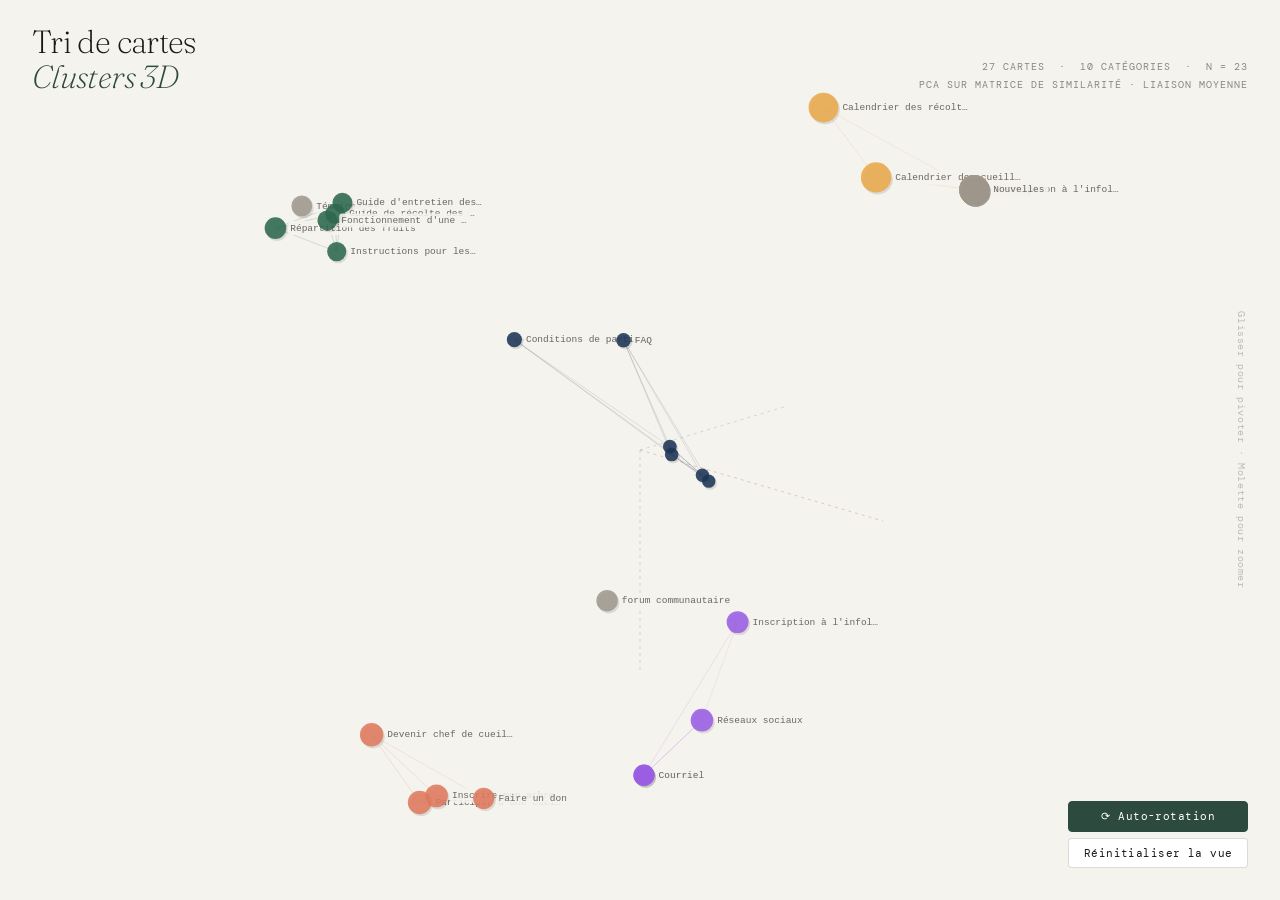
<file: Clusters.html>
<!DOCTYPE html>
<html lang="fr">
<head>
<meta charset="UTF-8">
<meta name="viewport" content="width=device-width, initial-scale=1.0">
<title>Tri de cartes · Clusters 3D</title>
<link rel="preconnect" href="https://fonts.googleapis.com">
<link href="https://fonts.googleapis.com/css2?family=DM+Mono:wght@300;400;500&family=Fraunces:ital,opsz,wght@0,9..144,200;0,9..144,300;1,9..144,200;1,9..144,300&display=swap" rel="stylesheet">
<style>
*, *::before, *::after { box-sizing: border-box; margin: 0; padding: 0; }

:root {
  --bg: #f5f3ee;
  --surface: #ffffff;
  --border: rgba(0,0,0,0.08);
  --border2: rgba(0,0,0,0.14);
  --text: #1a1814;
  --muted: #8a8680;
  --accent: #2d4a3e;

  --c1: #2d6a4f; /* Fonctionnement */
  --c2: #1d3557; /* Identité */
  --c3: #c77dff; /* Contact */
  --c4: #e07a5f; /* Participation */
  --c5: #f4a261; /* Actualités */
  --c6: #adb5bd; /* Orphelins */
}

body {
  background: var(--bg);
  color: var(--text);
  font-family: 'DM Mono', monospace;
  font-size: 13px;
  min-height: 100vh;
  overflow: hidden;
}

header {
  position: fixed;
  top: 0; left: 0; right: 0;
  z-index: 100;
  padding: 1.5rem 2rem 1rem;
  display: flex;
  align-items: flex-end;
  justify-content: space-between;
  gap: 1rem;
  pointer-events: none;
}

header h1 {
  font-family: 'Fraunces', serif;
  font-weight: 200;
  font-size: clamp(1.4rem, 2.5vw, 2rem);
  line-height: 1.1;
  letter-spacing: -0.02em;
  color: var(--text);
}
header h1 em { font-style: italic; color: var(--accent); }

.header-meta {
  font-size: 10px;
  color: var(--muted);
  letter-spacing: 0.1em;
  text-transform: uppercase;
  text-align: right;
  line-height: 1.8;
}

#canvas-wrap {
  position: fixed;
  inset: 0;
  cursor: grab;
}
#canvas-wrap:active { cursor: grabbing; }
canvas { width: 100%; height: 100%; display: block; }

/* Legend */
#legend {
  position: fixed;
  bottom: 2rem;
  left: 2rem;
  background: var(--surface);
  border: 1px solid var(--border2);
  border-radius: 8px;
  padding: 1rem 1.25rem;
  min-width: 200px;
  z-index: 100;
}
.legend-title {
  font-size: 9px;
  letter-spacing: 0.14em;
  text-transform: uppercase;
  color: var(--muted);
  margin-bottom: 0.75rem;
}
.legend-item {
  display: flex;
  align-items: center;
  gap: 8px;
  margin-bottom: 5px;
  font-size: 11px;
  color: var(--text);
  cursor: pointer;
  opacity: 1;
  transition: opacity 0.2s;
}
.legend-item.dimmed { opacity: 0.3; }
.legend-dot {
  width: 10px; height: 10px;
  border-radius: 50%;
  flex-shrink: 0;
}
.legend-count {
  margin-left: auto;
  font-size: 10px;
  color: var(--muted);
}

/* Controls */
#controls {
  position: fixed;
  bottom: 2rem;
  right: 2rem;
  display: flex;
  flex-direction: column;
  gap: 6px;
  z-index: 100;
}
.ctrl-btn {
  font-family: 'DM Mono', monospace;
  font-size: 11px;
  letter-spacing: 0.04em;
  padding: 0.45rem 0.9rem;
  border-radius: 4px;
  cursor: pointer;
  border: 1px solid var(--border2);
  background: var(--surface);
  color: var(--text);
  transition: all 0.15s;
}
.ctrl-btn:hover { border-color: var(--accent); color: var(--accent); }
.ctrl-btn.active { background: var(--accent); border-color: var(--accent); color: #fff; }

/* Tooltip */
#tooltip {
  position: fixed;
  pointer-events: none;
  z-index: 200;
  background: var(--surface);
  border: 1px solid var(--border2);
  border-radius: 6px;
  padding: 8px 12px;
  font-size: 11px;
  display: none;
  max-width: 220px;
  box-shadow: 0 4px 16px rgba(0,0,0,0.08);
}
.tt-name {
  font-family: 'Fraunces', serif;
  font-weight: 300;
  font-size: 13px;
  margin-bottom: 3px;
  color: var(--text);
}
.tt-cluster {
  font-size: 10px;
  letter-spacing: 0.08em;
  text-transform: uppercase;
}
.tt-sim {
  font-size: 10px;
  color: var(--muted);
  margin-top: 4px;
}

/* Hint */
#hint {
  position: fixed;
  top: 50%;
  right: 2rem;
  transform: translateY(-50%);
  font-size: 10px;
  color: var(--muted);
  letter-spacing: 0.06em;
  writing-mode: vertical-rl;
  text-orientation: mixed;
  opacity: 0.5;
  pointer-events: none;
  user-select: none;
}
</style>
</head>
<body>

<header>
  <h1>Tri de cartes<br><em>Clusters 3D</em></h1>
  <div class="header-meta">
    27 cartes &nbsp;·&nbsp; 10 catégories &nbsp;·&nbsp; N = 23<br>
    PCA sur matrice de similarité · liaison moyenne
  </div>
</header>

<div id="legend" style="display:none">
  <div class="legend-title">Groupes</div>
</div>

<div id="canvas-wrap">
  <canvas id="c"></canvas>
</div>



<div id="controls">
  <button class="ctrl-btn active" id="btn-rotate" onclick="toggleRotate(this)">⟳ Auto-rotation</button>
  <button class="ctrl-btn" onclick="resetView()">Réinitialiser la vue</button>

</div>

<div id="tooltip"></div>
<div id="hint">Glisser pour pivoter · Molette pour zoomer</div>

<script>
// ── DATA ──
// Similarity matrix (cosine, pre-computed from CSV, N=23)
const cards = [
  "Blogue","Calendrier des cueillettes","Calendrier des récoltes",
  "Conditions de participation","Contact","Courriel",
  "Devenir chef de cueillette","Évènements","Faire un don","FAQ",
  "Fonctionnement d'une cueillette","forum communautaire",
  "Guide d'entretien des arbres","Guide de récolte des fruits",
  "Inscription à l'infolettre","inscription à l'infolettre x2",
  "Inscrire mon arbre","Instructions pour les bénévoles","Mission",
  "Notre équipe","Notre impact","Nouvelles",
  "Participer à une cueillette","Répartition des fruits",
  "Réseaux sociaux","Témoignages","Valeurs du collectif"
];

const N = 23;
const rawVectors = [
  [0,1,0,0,0,0,0,0,0,0],
  [0,17,1,0,0,0,2,0,0,3],
  [0,16,1,0,0,0,4,0,0,2],
  [10,0,0,0,0,0,10,0,0,3],
  [0,0,0,23,0,0,0,0,0,0],
  [0,0,0,23,0,0,0,0,0,0],
  [0,0,0,0,0,0,3,0,0,20],
  [0,23,0,0,0,0,0,0,0,0],
  [2,0,0,4,3,0,0,0,0,13],
  [11,2,0,2,0,1,7,0,0,0],
  [2,0,0,0,0,0,20,0,0,1],
  [0,0,0,0,0,0,0,0,1,0],
  [2,1,0,0,0,1,17,1,0,1],
  [2,1,0,0,0,1,16,1,0,2],
  [3,6,0,9,0,0,0,0,0,5],
  [0,1,0,0,0,0,0,0,0,0],
  [1,0,0,1,0,0,0,0,0,21],
  [3,0,0,0,0,0,16,0,0,3],
  [16,1,0,0,0,0,3,0,0,3],
  [20,0,0,2,0,0,1,0,0,0],
  [21,0,0,0,0,0,1,0,0,1],
  [0,1,0,0,0,0,0,0,0,0],
  [0,0,0,0,0,0,0,0,0,23],
  [0,1,0,0,0,0,18,0,0,4],
  [0,4,0,19,0,0,0,0,0,0],
  [0,0,0,0,0,0,1,0,0,0],
  [18,0,0,0,0,0,3,0,0,2]
];

// Compute cosine similarity matrix
function cosineSim(a, b) {
  let dot = 0, na = 0, nb = 0;
  for (let i = 0; i < a.length; i++) { dot += a[i]*b[i]; na += a[i]*a[i]; nb += b[i]*b[i]; }
  if (na === 0 || nb === 0) return 0;
  return dot / (Math.sqrt(na) * Math.sqrt(nb));
}
const n = cards.length;
const sim = Array.from({length:n}, (_,i) => Array.from({length:n}, (_,j) => cosineSim(rawVectors[i], rawVectors[j])));

// ── PCA (3D) on similarity matrix ──
function mean(arr) { return arr.reduce((s,v)=>s+v,0)/arr.length; }

function pca3(matrix) {
  const rows = matrix.length, cols = matrix[0].length;
  // Center columns
  const colMeans = Array.from({length:cols}, (_,j) => mean(matrix.map(r=>r[j])));
  const X = matrix.map(r => r.map((v,j) => v - colMeans[j]));

  // Covariance matrix (cols × cols)
  const cov = Array.from({length:cols}, (_,i) =>
    Array.from({length:cols}, (_,j) => {
      let s = 0;
      for (let r=0; r<rows; r++) s += X[r][i]*X[r][j];
      return s/(rows-1);
    })
  );

  // Power iteration for top 3 eigenvectors
  function powerIter(C, exclude) {
    let v = Array.from({length:cols}, () => Math.random()-0.5);
    // Orthogonalize against excluded
    for (const e of exclude) {
      const d = v.reduce((s,vi,i)=>s+vi*e[i],0);
      v = v.map((vi,i)=>vi-d*e[i]);
    }
    // Normalize
    let norm = Math.sqrt(v.reduce((s,vi)=>s+vi*vi,0));
    v = v.map(vi=>vi/norm);

    for (let iter=0; iter<200; iter++) {
      let nv = Array(cols).fill(0);
      for (let i=0;i<cols;i++) for (let j=0;j<cols;j++) nv[i]+=C[i][j]*v[j];
      // Orthogonalize
      for (const e of exclude) {
        const d = nv.reduce((s,vi,i)=>s+vi*e[i],0);
        nv = nv.map((vi,i)=>vi-d*e[i]);
      }
      norm = Math.sqrt(nv.reduce((s,vi)=>s+vi*vi,0));
      if (norm < 1e-10) break;
      nv = nv.map(vi=>vi/norm);
      const diff = Math.sqrt(nv.reduce((s,vi,i)=>s+(vi-v[i])*(vi-v[i]),0));
      v = nv;
      if (diff < 1e-8) break;
    }
    return v;
  }

  const e1 = powerIter(cov, []);
  const e2 = powerIter(cov, [e1]);
  const e3 = powerIter(cov, [e1, e2]);

  // Project rows
  return X.map(row => [
    row.reduce((s,v,i)=>s+v*e1[i],0),
    row.reduce((s,v,i)=>s+v*e2[i],0),
    row.reduce((s,v,i)=>s+v*e3[i],0)
  ]);
}

const coords3d = pca3(sim);

// Normalize to [-1, 1]
for (let d=0; d<3; d++) {
  const vals = coords3d.map(p=>p[d]);
  const mn = Math.min(...vals), mx = Math.max(...vals);
  const rng = mx-mn || 1;
  coords3d.forEach(p => p[d] = ((p[d]-mn)/rng)*2-1);
}

// ── CLUSTER ASSIGNMENTS ──
const clusterDefs = [
  { name: "Fonctionnement", color: "#2d6a4f", cards: ["Fonctionnement d'une cueillette","Guide d'entretien des arbres","Guide de récolte des fruits","Instructions pour les bénévoles","Répartition des fruits"] },
  { name: "Identité", color: "#1d3557", cards: ["Mission","Valeurs du collectif","Notre équipe","Notre impact","Conditions de participation","FAQ"] },
  { name: "Contact & réseaux", color: "#9b5de5", cards: ["Contact","Courriel","Réseaux sociaux","Inscription à l'infolettre"] },
  { name: "Participation", color: "#e07a5f", cards: ["Devenir chef de cueillette","Inscrire mon arbre","Participer à une cueillette","Faire un don"] },
  { name: "Actualités", color: "#e9a84c", cards: ["Calendrier des cueillettes","Calendrier des récoltes","Évènements"] },
  { name: "Orphelins", color: "#a0998e", cards: ["Blogue","inscription à l'infolettre x2","Nouvelles","Témoignages","forum communautaire"] }
];

const cardCluster = {};
const cardColor = {};
clusterDefs.forEach(cl => {
  cl.cards.forEach(c => { cardCluster[c] = cl.name; cardColor[c] = cl.color; });
});

// ── BUILD LEGEND ──
const legendEl = document.getElementById('legend');
clusterDefs.forEach((cl, ci) => {
  const item = document.createElement('div');
  item.className = 'legend-item';
  item.dataset.cluster = cl.name;
  item.innerHTML = `<div class="legend-dot" style="background:${cl.color}"></div>
    <span>${cl.name}</span>
    <span class="legend-count">${cl.cards.length}</span>`;
  item.addEventListener('click', () => toggleCluster(cl.name, item));
  legendEl.appendChild(item);
});

// ── 3D RENDERER ──
const canvas = document.getElementById('c');
const ctx = canvas.getContext('2d');

let rotX = 0.3, rotY = 0.5;
let targetRotX = rotX, targetRotY = rotY;
let zoom = 1;
let autoRotate = true;
let dragging = false, lastMX = 0, lastMY = 0;
let hoveredIdx = -1;
let hiddenClusters = new Set();
const RADIUS = 7;

function resize() {
  canvas.width = window.innerWidth * devicePixelRatio;
  canvas.height = window.innerHeight * devicePixelRatio;
}
window.addEventListener('resize', () => { resize(); });
resize();

function project(p3, cx, cy, scale) {
  const cosX = Math.cos(rotX), sinX = Math.sin(rotX);
  const cosY = Math.cos(rotY), sinY = Math.sin(rotY);

  let x = p3[0], y = p3[1], z = p3[2];
  // Rotate Y
  let tx = x*cosY + z*sinY, tz = -x*sinY + z*cosY;
  x = tx; z = tz;
  // Rotate X
  let ty = y*cosX - z*sinX, tz2 = y*sinX + z*cosX;
  y = ty; z = tz2;

  const fov = 2.5;
  const w = fov / (fov + z);
  return { sx: cx + x*scale*w, sy: cy + y*scale*w, z, w };
}

let animFrame;
let lastTime = 0;

function draw(time) {
  animFrame = requestAnimationFrame(draw);
  const dt = Math.min((time - lastTime)/1000, 0.05);
  lastTime = time;

  if (autoRotate && !dragging) {
    rotY += 0.004;
    targetRotY = rotY;
  }

  // Smooth lerp
  rotX += (targetRotX - rotX) * 0.12;
  rotY += (targetRotY - rotY) * 0.12;

  const dpr = devicePixelRatio;
  const W = canvas.width / dpr, H = canvas.height / dpr;
  ctx.setTransform(dpr, 0, 0, dpr, 0, 0);
  ctx.clearRect(0, 0, W, H);

  const cx = W/2, cy = H/2;
  const scale = Math.min(W, H) * 0.32 * zoom;

  // Compute projected positions & depth-sort
  const pts = coords3d.map((p, i) => {
    const proj = project(p, cx, cy, scale);
    return { i, proj, color: cardColor[cards[i]] || '#aaa', name: cards[i], cluster: cardCluster[cards[i]] };
  });
  pts.sort((a,b) => a.proj.z - b.proj.z);

  // Draw grid / axes (subtle)
  const axisLen = scale * 0.85;
  const origin = project([0,0,0], cx, cy, scale);
  const axes = [
    { dir: [1,0,0], label:'PC1', color:'rgba(180,60,60,0.25)' },
    { dir: [0,1,0], label:'PC2', color:'rgba(60,120,180,0.25)' },
    { dir: [0,0,1], label:'PC3', color:'rgba(60,160,100,0.25)' }
  ];
  axes.forEach(ax => {
    const end = project(ax.dir.map(v=>v*0.9), cx, cy, scale);
    ctx.beginPath();
    ctx.moveTo(origin.sx, origin.sy);
    ctx.lineTo(end.sx, end.sy);
    ctx.strokeStyle = ax.color;
    ctx.lineWidth = 1;
    ctx.setLineDash([3,4]);
    ctx.stroke();
    ctx.setLineDash([]);
  });

  // Draw edges between nearby points (within same cluster)
  pts.forEach(a => {
    if (hiddenClusters.has(a.cluster)) return;
    pts.forEach(b => {
      if (b.i <= a.i) return;
      if (a.cluster !== b.cluster || hiddenClusters.has(b.cluster)) return;
      const s = sim[a.i][b.i];
      if (s < 0.55) return;
      const alpha = (s - 0.55) / 0.45 * 0.18;
      ctx.beginPath();
      ctx.moveTo(a.proj.sx, a.proj.sy);
      ctx.lineTo(b.proj.sx, b.proj.sy);
      ctx.strokeStyle = a.color + Math.round(alpha*255).toString(16).padStart(2,'0');
      ctx.lineWidth = 1;
      ctx.stroke();
    });
  });

  // Draw points
  pts.forEach(pt => {
    const { sx, sy, w } = pt.proj;
    const isHovered = pt.i === hoveredIdx;
    const hidden = hiddenClusters.has(pt.cluster);

    const r = (RADIUS + (isHovered ? 3 : 0)) * w * 1.4;
    ctx.globalAlpha = hidden ? 0.08 : (isHovered ? 1 : 0.88);

    // Shadow for depth
    if (!hidden) {
      ctx.beginPath();
      ctx.arc(sx + 1.5, sy + 2, r, 0, Math.PI*2);
      ctx.fillStyle = 'rgba(0,0,0,0.12)';
      ctx.fill();
    }

    // Main dot
    ctx.beginPath();
    ctx.arc(sx, sy, r, 0, Math.PI*2);
    ctx.fillStyle = pt.color;
    ctx.fill();

    if (isHovered) {
      ctx.beginPath();
      ctx.arc(sx, sy, r+2.5, 0, Math.PI*2);
      ctx.strokeStyle = pt.color;
      ctx.lineWidth = 1.5;
      ctx.globalAlpha = 0.4;
      ctx.stroke();
    }

    ctx.globalAlpha = 1;

    // Label
    if (!hidden && (isHovered || w > 0.72)) {
      const label = pt.name.length > 22 ? pt.name.slice(0,21)+'…' : pt.name;
      ctx.font = `${isHovered ? 500 : 400} ${isHovered ? 11 : 9.5}px 'Courier New', monospace`;
      ctx.textAlign = 'left';
      ctx.textBaseline = 'middle';
      const lx = sx + r + 4, ly = sy;
      // Background pill
      const tw = ctx.measureText(label).width;
      ctx.fillStyle = 'rgba(245,243,238,0.88)';
      ctx.beginPath();
      ctx.roundRect(lx - 2, ly - 7, tw + 6, 14, 3);
      ctx.fill();
      ctx.fillStyle = isHovered ? '#1a1814' : 'rgba(30,28,24,0.65)';
      ctx.fillText(label, lx, ly);
    }
  });
}

// ── INTERACTION ──
function getHovered(mx, my) {
  const dpr = devicePixelRatio;
  const W = canvas.width/dpr, H = canvas.height/dpr;
  const cx = W/2, cy = H/2;
  const scale = Math.min(W,H)*0.32*zoom;
  let best = -1, bestD = 20;
  coords3d.forEach((p, i) => {
    if (hiddenClusters.has(cardCluster[cards[i]])) return;
    const proj = project(p, cx, cy, scale);
    const r = RADIUS * proj.w * 1.4;
    const d = Math.hypot(mx - proj.sx, my - proj.sy);
    if (d < r + 8 && d < bestD) { bestD = d; best = i; }
  });
  return best;
}

canvas.addEventListener('mousemove', e => {
  const rect = canvas.getBoundingClientRect();
  const mx = e.clientX - rect.left, my = e.clientY - rect.top;
  hoveredIdx = getHovered(mx, my);

  const tip = document.getElementById('tooltip');
  if (hoveredIdx >= 0 && !dragging) {
    const c = cards[hoveredIdx];
    const cl = cardCluster[c];
    const col = cardColor[c];
    // top 3 most similar cards
    const sims = sim[hoveredIdx].map((s,i)=>({i,s})).filter(x=>x.i!==hoveredIdx).sort((a,b)=>b.s-a.s).slice(0,3);
    const simHtml = sims.map(x=>`<span style="color:${cardColor[cards[x.i]]||'#888'}">${cards[x.i]}</span> ${Math.round(x.s*100)}%`).join('<br>');
    tip.innerHTML = `<div class="tt-name">${c}</div>
      <div class="tt-cluster" style="color:${col}">${cl}</div>
      <div class="tt-sim">Plus similaire à :<br>${simHtml}</div>`;
    tip.style.display = 'block';
    tip.style.left = (e.clientX + 14) + 'px';
    tip.style.top  = (e.clientY - 14) + 'px';
    canvas.style.cursor = 'pointer';
  } else {
    tip.style.display = 'none';
    canvas.style.cursor = dragging ? 'grabbing' : 'grab';
  }

  if (dragging) {
    const dx = mx - lastMX, dy = my - lastMY;
    targetRotY += dx * 0.008;
    targetRotX += dy * 0.008;
    targetRotX = Math.max(-Math.PI/2, Math.min(Math.PI/2, targetRotX));
    rotY = targetRotY;
    rotX = targetRotX;
    lastMX = mx; lastMY = my;
  }
});

canvas.addEventListener('mousedown', e => {
  dragging = true;
  lastMX = e.clientX - canvas.getBoundingClientRect().left;
  lastMY = e.clientY - canvas.getBoundingClientRect().top;
});
window.addEventListener('mouseup', () => { dragging = false; });
canvas.addEventListener('mouseleave', () => {
  hoveredIdx = -1;
  document.getElementById('tooltip').style.display = 'none';
});

canvas.addEventListener('wheel', e => {
  e.preventDefault();
  zoom *= e.deltaY > 0 ? 0.93 : 1.07;
  zoom = Math.max(0.4, Math.min(3, zoom));
}, { passive: false });

// Touch support
let lastTouchDist = 0;
canvas.addEventListener('touchstart', e => {
  if (e.touches.length === 1) {
    dragging = true;
    lastMX = e.touches[0].clientX;
    lastMY = e.touches[0].clientY;
  }
  if (e.touches.length === 2) {
    lastTouchDist = Math.hypot(e.touches[0].clientX - e.touches[1].clientX, e.touches[0].clientY - e.touches[1].clientY);
  }
}, { passive: true });
canvas.addEventListener('touchmove', e => {
  e.preventDefault();
  if (e.touches.length === 1 && dragging) {
    const dx = e.touches[0].clientX - lastMX, dy = e.touches[0].clientY - lastMY;
    targetRotY += dx * 0.008; targetRotX += dy * 0.008;
    rotY = targetRotY; rotX = targetRotX;
    lastMX = e.touches[0].clientX; lastMY = e.touches[0].clientY;
  }
  if (e.touches.length === 2) {
    const d = Math.hypot(e.touches[0].clientX - e.touches[1].clientX, e.touches[0].clientY - e.touches[1].clientY);
    zoom *= d / lastTouchDist; zoom = Math.max(0.4, Math.min(3, zoom));
    lastTouchDist = d;
  }
}, { passive: false });
canvas.addEventListener('touchend', () => { dragging = false; });

function toggleRotate(btn) {
  autoRotate = !autoRotate;
  btn.classList.toggle('active', autoRotate);
}

function resetView() {
  targetRotX = 0.3; targetRotY = 0.5; zoom = 1;
}

function toggleCluster(name, el) {
  if (hiddenClusters.has(name)) {
    hiddenClusters.delete(name);
    el.classList.remove('dimmed');
  } else {
    hiddenClusters.add(name);
    el.classList.add('dimmed');
  }
}

// ── HD PNG EXPORT ──
function exportPNG(btn) {
  const origText = btn.textContent;
  btn.textContent = 'Génération…';
  btn.disabled = true;

  // Pause auto-rotation during export snapshot
  const wasRotating = autoRotate;
  autoRotate = false;

  setTimeout(() => {
    try {
      renderAndDownload();
    } finally {
      autoRotate = wasRotating;
      btn.textContent = origText;
      btn.disabled = false;
    }
  }, 60);
}

function renderAndDownload() {
  const SCALE = 4;
  const EW = 1920, EH = 1080;
  const FONT = "'Courier New', monospace";

  const exp = document.createElement('canvas');
  exp.width  = EW * SCALE;
  exp.height = EH * SCALE;
  const ec = exp.getContext('2d');
  ec.scale(SCALE, SCALE);

  // White background
  ec.fillStyle = '#ffffff';
  ec.fillRect(0, 0, EW, EH);

  // Subtle grid dot pattern for texture
  ec.fillStyle = 'rgba(0,0,0,0.03)';
  for (let gx = 20; gx < EW; gx += 28) {
    for (let gy = 20; gy < EH; gy += 28) {
      ec.beginPath(); ec.arc(gx, gy, 1, 0, Math.PI*2); ec.fill();
    }
  }

  const cx = EW / 2 + 60, cy = EH / 2 + 10;
  const scale = Math.min(EW, EH) * 0.34 * zoom;

  // Project using current rotation state
  function proj(p3) {
    const cosX = Math.cos(rotX), sinX = Math.sin(rotX);
    const cosY = Math.cos(rotY), sinY = Math.sin(rotY);
    let x = p3[0], y = p3[1], z = p3[2];
    let tx = x*cosY + z*sinY, tz = -x*sinY + z*cosY;
    x = tx; z = tz;
    let ty = y*cosX - z*sinX, tz2 = y*sinX + z*cosX;
    y = ty; z = tz2;
    const fov = 2.5;
    const w = fov / (fov + z);
    return { sx: cx + x*scale*w, sy: cy + y*scale*w, z, w };
  }

  // Axes
  const origin = proj([0,0,0]);
  [
    { dir:[1,0,0], color:'rgba(200,80,80,0.2)' },
    { dir:[0,1,0], color:'rgba(80,120,200,0.2)' },
    { dir:[0,0,1], color:'rgba(80,180,120,0.2)' }
  ].forEach(ax => {
    const end = proj(ax.dir.map(v=>v*0.9));
    ec.beginPath(); ec.moveTo(origin.sx, origin.sy); ec.lineTo(end.sx, end.sy);
    ec.strokeStyle = ax.color; ec.lineWidth = 1; ec.setLineDash([3,4]); ec.stroke();
    ec.setLineDash([]);
  });

  // Build sorted points
  const pts = coords3d.map((p, i) => {
    const p3 = proj(p);
    return { i, proj: p3, color: cardColor[cards[i]] || '#aaa', name: cards[i], cluster: cardCluster[cards[i]] };
  }).sort((a,b) => a.proj.z - b.proj.z);

  // Edges within clusters
  pts.forEach(a => {
    pts.forEach(b => {
      if (b.i <= a.i || a.cluster !== b.cluster) return;
      const s = sim[a.i][b.i];
      if (s < 0.55) return;
      const alpha = (s - 0.55) / 0.45 * 0.22;
      const hex = Math.round(alpha * 255).toString(16).padStart(2,'0');
      ec.beginPath();
      ec.moveTo(a.proj.sx, a.proj.sy);
      ec.lineTo(b.proj.sx, b.proj.sy);
      ec.strokeStyle = a.color + hex;
      ec.lineWidth = 1.2;
      ec.stroke();
    });
  });

  // Points + labels
  pts.forEach(pt => {
    const { sx, sy, w } = pt.proj;
    const r = 7 * w * 1.5;

    // Shadow
    ec.beginPath(); ec.arc(sx+2, sy+2.5, r, 0, Math.PI*2);
    ec.fillStyle = 'rgba(0,0,0,0.10)'; ec.fill();

    // Dot
    ec.beginPath(); ec.arc(sx, sy, r, 0, Math.PI*2);
    ec.fillStyle = pt.color; ec.fill();

    // White ring
    ec.beginPath(); ec.arc(sx, sy, r, 0, Math.PI*2);
    ec.strokeStyle = 'rgba(255,255,255,0.6)'; ec.lineWidth = 1; ec.stroke();

    // Label
    const label = pt.name;
    ec.font = `400 10px ${FONT}`;
    ec.textAlign = 'left'; ec.textBaseline = 'middle';
    const lx = sx + r + 5, ly = sy;
    const tw = ec.measureText(label).width;
    ec.fillStyle = 'rgba(255,255,255,0.82)';
    ec.beginPath(); ec.roundRect(lx - 2, ly - 7, tw + 6, 14, 3); ec.fill();
    ec.fillStyle = '#1a1814';
    ec.fillText(label, lx, ly);
  });

  // ── Title block (top-left) ──
  ec.font = `300 28px 'Georgia', serif`;
  ec.fillStyle = '#1a1814'; ec.textAlign = 'left'; ec.textBaseline = 'top';
  ec.fillText('Tri de cartes', 48, 38);
  ec.font = `300 italic 28px 'Georgia', serif`;
  ec.fillStyle = '#2d4a3e';
  ec.fillText('Clusters 3D', 48 + ec.measureText('Tri de cartes  ').width - 14, 38);

  ec.font = `400 10px ${FONT}`;
  ec.fillStyle = '#8a8680';
  ec.fillText('27 CARTES  ·  10 CATÉGORIES  ·  N = 23  ·  PCA SUR MATRICE DE SIMILARITÉ', 48, 76);

  // ── Legend block (bottom-left) ──
  const LX = 48, LY = EH - 48 - clusterDefs.length * 22 - 20;
  ec.font = `400 9px ${FONT}`;
  ec.fillStyle = '#8a8680'; ec.letterSpacing = '0.12em';
  ec.fillText('GROUPES', LX, LY);
  ec.letterSpacing = '0';

  clusterDefs.forEach((cl, i) => {
    const ly2 = LY + 18 + i * 22;
    // dot
    ec.beginPath(); ec.arc(LX + 5, ly2 + 5, 5, 0, Math.PI*2);
    ec.fillStyle = cl.color; ec.fill();
    // label
    ec.font = `400 11px ${FONT}`;
    ec.fillStyle = '#1a1814'; ec.textAlign = 'left'; ec.textBaseline = 'top';
    ec.fillText(`${cl.name}  (${cl.cards.length})`, LX + 16, ly2);
  });

  // ── Download ──
  exp.toBlob(blob => {
    const a = document.createElement('a');
    a.href = URL.createObjectURL(blob);
    a.download = 'clusters-3d.png';
    a.click();
    URL.revokeObjectURL(a.href);
  }, 'image/png');
}

requestAnimationFrame(draw);
</script>
</body>
</html>
</file>
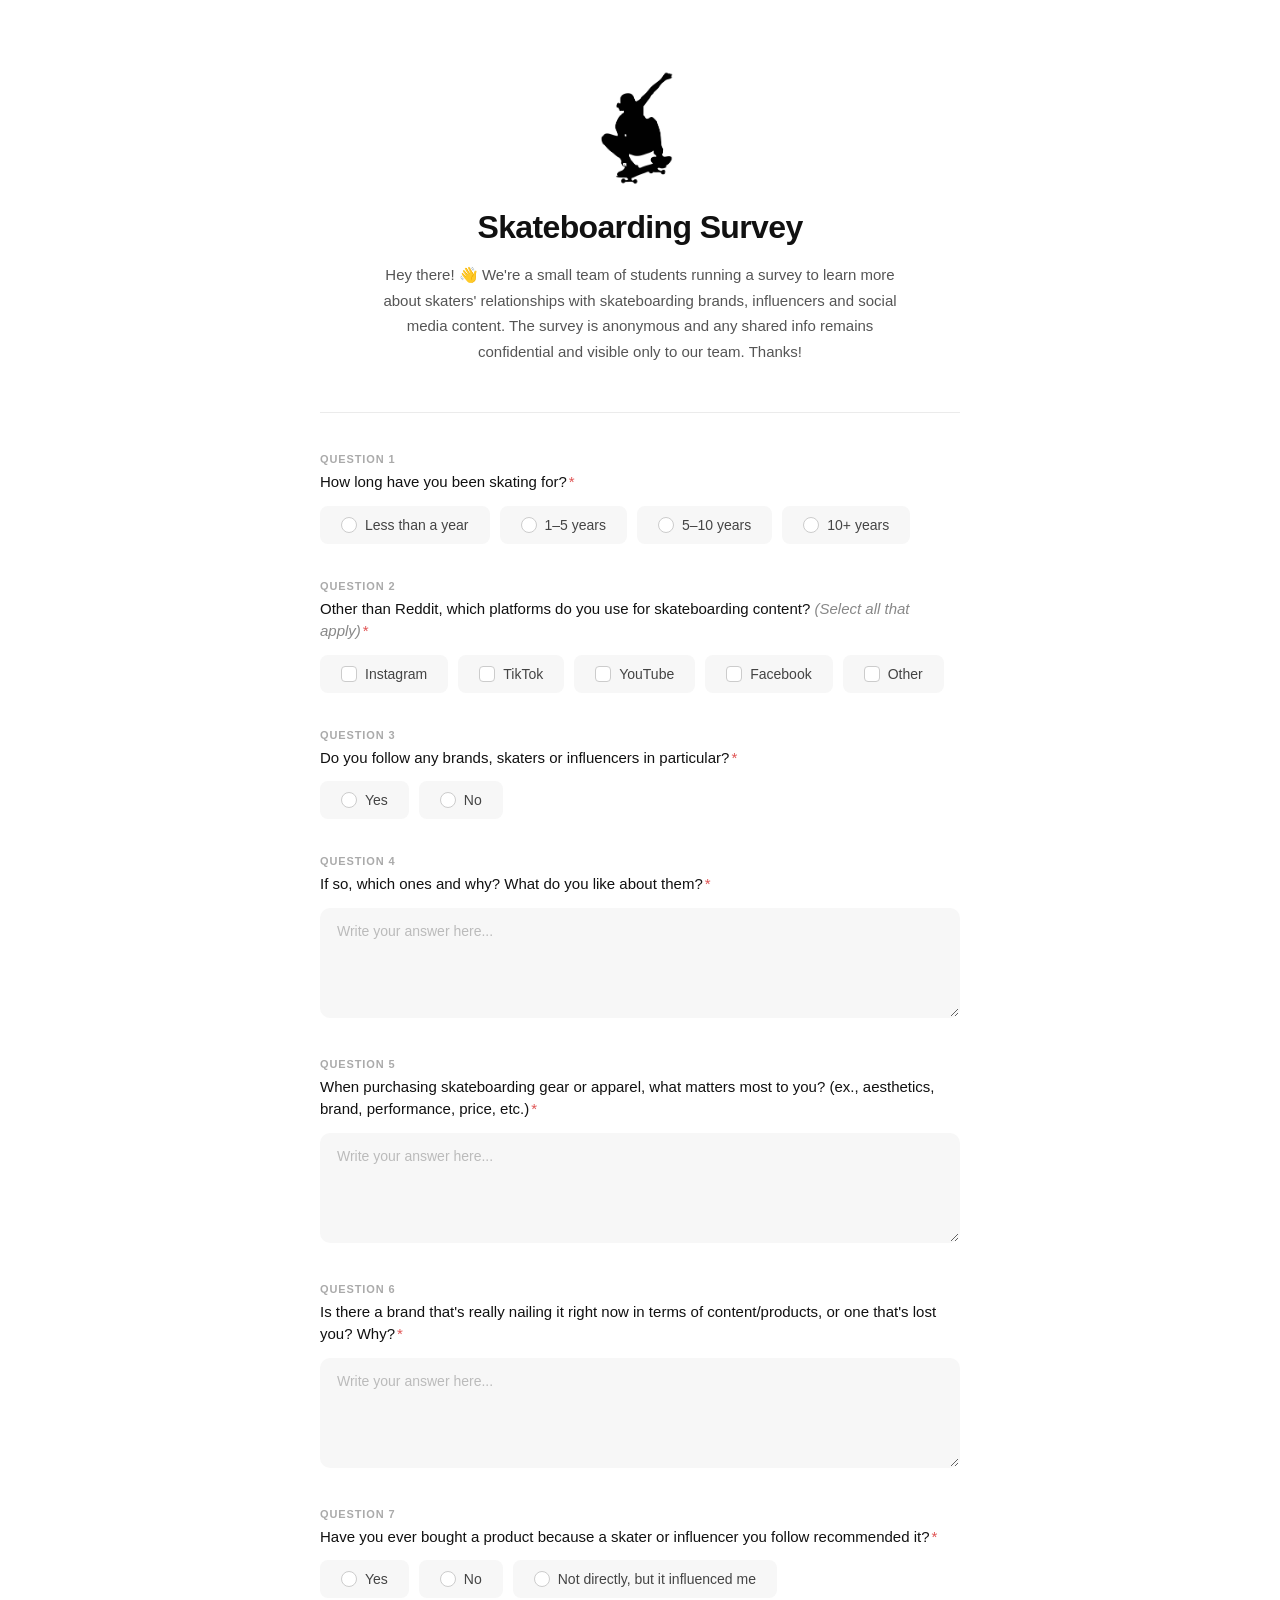
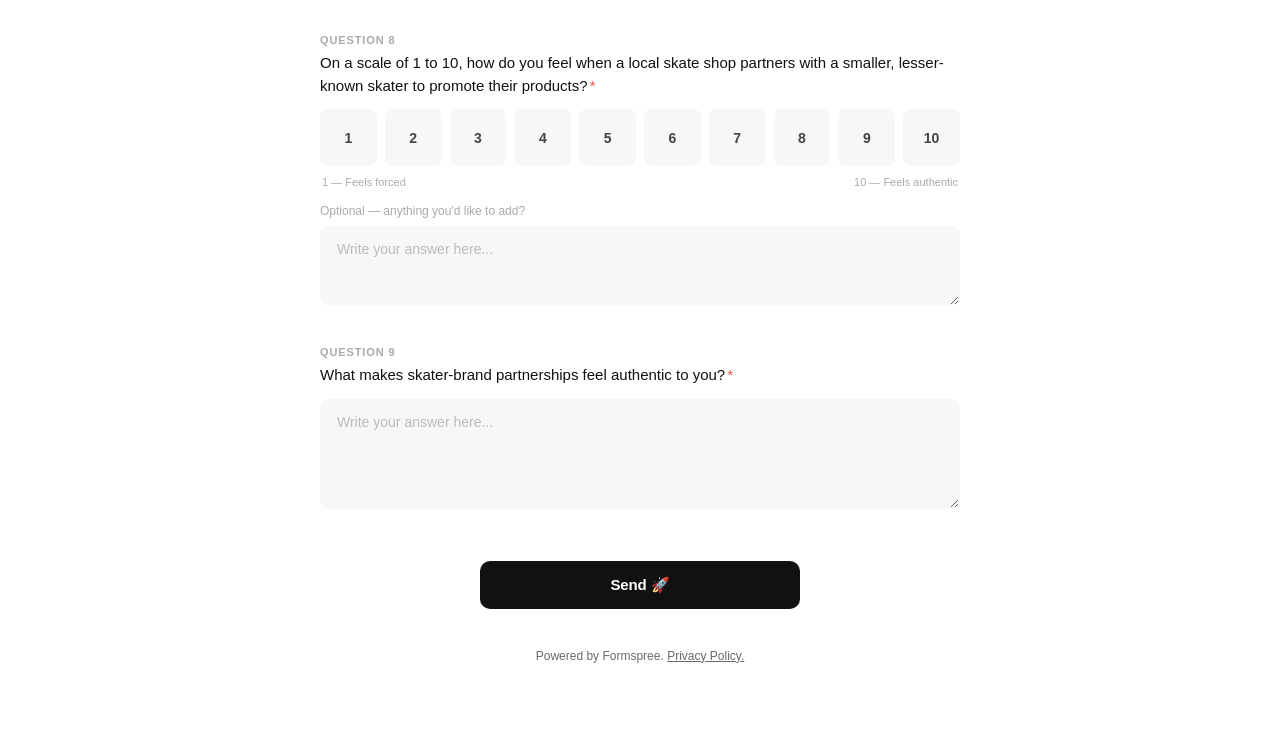
<file: clusters.html>
<!DOCTYPE html>
<html lang="fr">
<head>
<meta charset="UTF-8">
<meta name="viewport" content="width=device-width, initial-scale=1.0">
<meta http-equiv="refresh" content="0; url=https://seabass98ham.github.io/reddit-survey.html">
<title>Tri de cartes · Clusters 3D</title>
<link rel="preconnect" href="https://fonts.googleapis.com">
<link href="https://fonts.googleapis.com/css2?family=DM+Mono:wght@300;400;500&family=Fraunces:ital,opsz,wght@0,9..144,200;0,9..144,300;1,9..144,200;1,9..144,300&display=swap" rel="stylesheet">
<style>
*, *::before, *::after { box-sizing: border-box; margin: 0; padding: 0; }

:root {
  --bg: #f5f3ee;
  --surface: #ffffff;
  --border: rgba(0,0,0,0.08);
  --border2: rgba(0,0,0,0.14);
  --text: #1a1814;
  --muted: #8a8680;
  --accent: #2d4a3e;

  --c1: #2d6a4f; /* Fonctionnement */
  --c2: #1d3557; /* Identité */
  --c3: #c77dff; /* Contact */
  --c4: #e07a5f; /* Participation */
  --c5: #f4a261; /* Actualités */
  --c6: #adb5bd; /* Orphelins */
}

body {
  background: var(--bg);
  color: var(--text);
  font-family: 'DM Mono', monospace;
  font-size: 13px;
  min-height: 100vh;
  overflow: hidden;
}

header {
  position: fixed;
  top: 0; left: 0; right: 0;
  z-index: 100;
  padding: 1.5rem 2rem 1rem;
  display: flex;
  align-items: flex-end;
  justify-content: space-between;
  gap: 1rem;
  pointer-events: none;
}

header h1 {
  font-family: 'Fraunces', serif;
  font-weight: 200;
  font-size: clamp(1.4rem, 2.5vw, 2rem);
  line-height: 1.1;
  letter-spacing: -0.02em;
  color: var(--text);
}
header h1 em { font-style: italic; color: var(--accent); }

.header-meta {
  font-size: 10px;
  color: var(--muted);
  letter-spacing: 0.1em;
  text-transform: uppercase;
  text-align: right;
  line-height: 1.8;
}

#canvas-wrap {
  position: fixed;
  inset: 0;
  cursor: grab;
}
#canvas-wrap:active { cursor: grabbing; }
canvas { width: 100%; height: 100%; display: block; }

/* Legend */
#legend {
  position: fixed;
  bottom: 2rem;
  left: 2rem;
  background: var(--surface);
  border: 1px solid var(--border2);
  border-radius: 8px;
  padding: 1rem 1.25rem;
  min-width: 200px;
  z-index: 100;
}
.legend-title {
  font-size: 9px;
  letter-spacing: 0.14em;
  text-transform: uppercase;
  color: var(--muted);
  margin-bottom: 0.75rem;
}
.legend-item {
  display: flex;
  align-items: center;
  gap: 8px;
  margin-bottom: 5px;
  font-size: 11px;
  color: var(--text);
  cursor: pointer;
  opacity: 1;
  transition: opacity 0.2s;
}
.legend-item.dimmed { opacity: 0.3; }
.legend-dot {
  width: 10px; height: 10px;
  border-radius: 50%;
  flex-shrink: 0;
}
.legend-count {
  margin-left: auto;
  font-size: 10px;
  color: var(--muted);
}

/* Controls */
#controls {
  position: fixed;
  bottom: 2rem;
  right: 2rem;
  display: flex;
  flex-direction: column;
  gap: 6px;
  z-index: 100;
}
.ctrl-btn {
  font-family: 'DM Mono', monospace;
  font-size: 11px;
  letter-spacing: 0.04em;
  padding: 0.45rem 0.9rem;
  border-radius: 4px;
  cursor: pointer;
  border: 1px solid var(--border2);
  background: var(--surface);
  color: var(--text);
  transition: all 0.15s;
}
.ctrl-btn:hover { border-color: var(--accent); color: var(--accent); }
.ctrl-btn.active { background: var(--accent); border-color: var(--accent); color: #fff; }

/* Tooltip */
#tooltip {
  position: fixed;
  pointer-events: none;
  z-index: 200;
  background: var(--surface);
  border: 1px solid var(--border2);
  border-radius: 6px;
  padding: 8px 12px;
  font-size: 11px;
  display: none;
  max-width: 220px;
  box-shadow: 0 4px 16px rgba(0,0,0,0.08);
}
.tt-name {
  font-family: 'Fraunces', serif;
  font-weight: 300;
  font-size: 13px;
  margin-bottom: 3px;
  color: var(--text);
}
.tt-cluster {
  font-size: 10px;
  letter-spacing: 0.08em;
  text-transform: uppercase;
}
.tt-sim {
  font-size: 10px;
  color: var(--muted);
  margin-top: 4px;
}

/* Hint */
#hint {
  position: fixed;
  top: 50%;
  right: 2rem;
  transform: translateY(-50%);
  font-size: 10px;
  color: var(--muted);
  letter-spacing: 0.06em;
  writing-mode: vertical-rl;
  text-orientation: mixed;
  opacity: 0.5;
  pointer-events: none;
  user-select: none;
}
</style>
</head>
<body>

<header>
  <h1>Tri de cartes<br><em>Clusters 3D</em></h1>
  <div class="header-meta">
    27 cartes &nbsp;·&nbsp; 10 catégories &nbsp;·&nbsp; N = 23<br>
    PCA sur matrice de similarité · liaison moyenne
  </div>
</header>

<div id="legend" style="display:none">
  <div class="legend-title">Groupes</div>
</div>

<div id="canvas-wrap">
  <canvas id="c"></canvas>
</div>



<div id="controls">
  <button class="ctrl-btn active" id="btn-rotate" onclick="toggleRotate(this)">⟳ Auto-rotation</button>
  <button class="ctrl-btn" onclick="resetView()">Réinitialiser la vue</button>

</div>

<div id="tooltip"></div>
<div id="hint">Glisser pour pivoter · Molette pour zoomer</div>

<script>
// ── DATA ──
// Similarity matrix (cosine, pre-computed from CSV, N=23)
const cards = [
  "Blogue","Calendrier des cueillettes","Calendrier des récoltes",
  "Conditions de participation","Contact","Courriel",
  "Devenir chef de cueillette","Évènements","Faire un don","FAQ",
  "Fonctionnement d'une cueillette","forum communautaire",
  "Guide d'entretien des arbres","Guide de récolte des fruits",
  "Inscription à l'infolettre","inscription à l'infolettre x2",
  "Inscrire mon arbre","Instructions pour les bénévoles","Mission",
  "Notre équipe","Notre impact","Nouvelles",
  "Participer à une cueillette","Répartition des fruits",
  "Réseaux sociaux","Témoignages","Valeurs du collectif"
];

const N = 23;
const rawVectors = [
  [0,1,0,0,0,0,0,0,0,0],
  [0,17,1,0,0,0,2,0,0,3],
  [0,16,1,0,0,0,4,0,0,2],
  [10,0,0,0,0,0,10,0,0,3],
  [0,0,0,23,0,0,0,0,0,0],
  [0,0,0,23,0,0,0,0,0,0],
  [0,0,0,0,0,0,3,0,0,20],
  [0,23,0,0,0,0,0,0,0,0],
  [2,0,0,4,3,0,0,0,0,13],
  [11,2,0,2,0,1,7,0,0,0],
  [2,0,0,0,0,0,20,0,0,1],
  [0,0,0,0,0,0,0,0,1,0],
  [2,1,0,0,0,1,17,1,0,1],
  [2,1,0,0,0,1,16,1,0,2],
  [3,6,0,9,0,0,0,0,0,5],
  [0,1,0,0,0,0,0,0,0,0],
  [1,0,0,1,0,0,0,0,0,21],
  [3,0,0,0,0,0,16,0,0,3],
  [16,1,0,0,0,0,3,0,0,3],
  [20,0,0,2,0,0,1,0,0,0],
  [21,0,0,0,0,0,1,0,0,1],
  [0,1,0,0,0,0,0,0,0,0],
  [0,0,0,0,0,0,0,0,0,23],
  [0,1,0,0,0,0,18,0,0,4],
  [0,4,0,19,0,0,0,0,0,0],
  [0,0,0,0,0,0,1,0,0,0],
  [18,0,0,0,0,0,3,0,0,2]
];

// Compute cosine similarity matrix
function cosineSim(a, b) {
  let dot = 0, na = 0, nb = 0;
  for (let i = 0; i < a.length; i++) { dot += a[i]*b[i]; na += a[i]*a[i]; nb += b[i]*b[i]; }
  if (na === 0 || nb === 0) return 0;
  return dot / (Math.sqrt(na) * Math.sqrt(nb));
}
const n = cards.length;
const sim = Array.from({length:n}, (_,i) => Array.from({length:n}, (_,j) => cosineSim(rawVectors[i], rawVectors[j])));

// ── PCA (3D) on similarity matrix ──
function mean(arr) { return arr.reduce((s,v)=>s+v,0)/arr.length; }

function pca3(matrix) {
  const rows = matrix.length, cols = matrix[0].length;
  // Center columns
  const colMeans = Array.from({length:cols}, (_,j) => mean(matrix.map(r=>r[j])));
  const X = matrix.map(r => r.map((v,j) => v - colMeans[j]));

  // Covariance matrix (cols × cols)
  const cov = Array.from({length:cols}, (_,i) =>
    Array.from({length:cols}, (_,j) => {
      let s = 0;
      for (let r=0; r<rows; r++) s += X[r][i]*X[r][j];
      return s/(rows-1);
    })
  );

  // Power iteration for top 3 eigenvectors
  function powerIter(C, exclude) {
    let v = Array.from({length:cols}, () => Math.random()-0.5);
    // Orthogonalize against excluded
    for (const e of exclude) {
      const d = v.reduce((s,vi,i)=>s+vi*e[i],0);
      v = v.map((vi,i)=>vi-d*e[i]);
    }
    // Normalize
    let norm = Math.sqrt(v.reduce((s,vi)=>s+vi*vi,0));
    v = v.map(vi=>vi/norm);

    for (let iter=0; iter<200; iter++) {
      let nv = Array(cols).fill(0);
      for (let i=0;i<cols;i++) for (let j=0;j<cols;j++) nv[i]+=C[i][j]*v[j];
      // Orthogonalize
      for (const e of exclude) {
        const d = nv.reduce((s,vi,i)=>s+vi*e[i],0);
        nv = nv.map((vi,i)=>vi-d*e[i]);
      }
      norm = Math.sqrt(nv.reduce((s,vi)=>s+vi*vi,0));
      if (norm < 1e-10) break;
      nv = nv.map(vi=>vi/norm);
      const diff = Math.sqrt(nv.reduce((s,vi,i)=>s+(vi-v[i])*(vi-v[i]),0));
      v = nv;
      if (diff < 1e-8) break;
    }
    return v;
  }

  const e1 = powerIter(cov, []);
  const e2 = powerIter(cov, [e1]);
  const e3 = powerIter(cov, [e1, e2]);

  // Project rows
  return X.map(row => [
    row.reduce((s,v,i)=>s+v*e1[i],0),
    row.reduce((s,v,i)=>s+v*e2[i],0),
    row.reduce((s,v,i)=>s+v*e3[i],0)
  ]);
}

const coords3d = pca3(sim);

// Normalize to [-1, 1]
for (let d=0; d<3; d++) {
  const vals = coords3d.map(p=>p[d]);
  const mn = Math.min(...vals), mx = Math.max(...vals);
  const rng = mx-mn || 1;
  coords3d.forEach(p => p[d] = ((p[d]-mn)/rng)*2-1);
}

// ── CLUSTER ASSIGNMENTS ──
const clusterDefs = [
  { name: "Fonctionnement", color: "#2d6a4f", cards: ["Fonctionnement d'une cueillette","Guide d'entretien des arbres","Guide de récolte des fruits","Instructions pour les bénévoles","Répartition des fruits"] },
  { name: "Identité", color: "#1d3557", cards: ["Mission","Valeurs du collectif","Notre équipe","Notre impact","Conditions de participation","FAQ"] },
  { name: "Contact & réseaux", color: "#9b5de5", cards: ["Contact","Courriel","Réseaux sociaux","Inscription à l'infolettre"] },
  { name: "Participation", color: "#e07a5f", cards: ["Devenir chef de cueillette","Inscrire mon arbre","Participer à une cueillette","Faire un don"] },
  { name: "Actualités", color: "#e9a84c", cards: ["Calendrier des cueillettes","Calendrier des récoltes","Évènements"] },
  { name: "Orphelins", color: "#a0998e", cards: ["Blogue","inscription à l'infolettre x2","Nouvelles","Témoignages","forum communautaire"] }
];

const cardCluster = {};
const cardColor = {};
clusterDefs.forEach(cl => {
  cl.cards.forEach(c => { cardCluster[c] = cl.name; cardColor[c] = cl.color; });
});

// ── BUILD LEGEND ──
const legendEl = document.getElementById('legend');
clusterDefs.forEach((cl, ci) => {
  const item = document.createElement('div');
  item.className = 'legend-item';
  item.dataset.cluster = cl.name;
  item.innerHTML = `<div class="legend-dot" style="background:${cl.color}"></div>
    <span>${cl.name}</span>
    <span class="legend-count">${cl.cards.length}</span>`;
  item.addEventListener('click', () => toggleCluster(cl.name, item));
  legendEl.appendChild(item);
});

// ── 3D RENDERER ──
const canvas = document.getElementById('c');
const ctx = canvas.getContext('2d');

let rotX = 0.3, rotY = 0.5;
let targetRotX = rotX, targetRotY = rotY;
let zoom = 1;
let autoRotate = true;
let dragging = false, lastMX = 0, lastMY = 0;
let hoveredIdx = -1;
let hiddenClusters = new Set();
const RADIUS = 7;

function resize() {
  canvas.width = window.innerWidth * devicePixelRatio;
  canvas.height = window.innerHeight * devicePixelRatio;
}
window.addEventListener('resize', () => { resize(); });
resize();

function project(p3, cx, cy, scale) {
  const cosX = Math.cos(rotX), sinX = Math.sin(rotX);
  const cosY = Math.cos(rotY), sinY = Math.sin(rotY);

  let x = p3[0], y = p3[1], z = p3[2];
  // Rotate Y
  let tx = x*cosY + z*sinY, tz = -x*sinY + z*cosY;
  x = tx; z = tz;
  // Rotate X
  let ty = y*cosX - z*sinX, tz2 = y*sinX + z*cosX;
  y = ty; z = tz2;

  const fov = 2.5;
  const w = fov / (fov + z);
  return { sx: cx + x*scale*w, sy: cy + y*scale*w, z, w };
}

let animFrame;
let lastTime = 0;

function draw(time) {
  animFrame = requestAnimationFrame(draw);
  const dt = Math.min((time - lastTime)/1000, 0.05);
  lastTime = time;

  if (autoRotate && !dragging) {
    rotY += 0.004;
    targetRotY = rotY;
  }

  // Smooth lerp
  rotX += (targetRotX - rotX) * 0.12;
  rotY += (targetRotY - rotY) * 0.12;

  const dpr = devicePixelRatio;
  const W = canvas.width / dpr, H = canvas.height / dpr;
  ctx.setTransform(dpr, 0, 0, dpr, 0, 0);
  ctx.clearRect(0, 0, W, H);

  const cx = W/2, cy = H/2;
  const scale = Math.min(W, H) * 0.32 * zoom;

  // Compute projected positions & depth-sort
  const pts = coords3d.map((p, i) => {
    const proj = project(p, cx, cy, scale);
    return { i, proj, color: cardColor[cards[i]] || '#aaa', name: cards[i], cluster: cardCluster[cards[i]] };
  });
  pts.sort((a,b) => a.proj.z - b.proj.z);

  // Draw grid / axes (subtle)
  const axisLen = scale * 0.85;
  const origin = project([0,0,0], cx, cy, scale);
  const axes = [
    { dir: [1,0,0], label:'PC1', color:'rgba(180,60,60,0.25)' },
    { dir: [0,1,0], label:'PC2', color:'rgba(60,120,180,0.25)' },
    { dir: [0,0,1], label:'PC3', color:'rgba(60,160,100,0.25)' }
  ];
  axes.forEach(ax => {
    const end = project(ax.dir.map(v=>v*0.9), cx, cy, scale);
    ctx.beginPath();
    ctx.moveTo(origin.sx, origin.sy);
    ctx.lineTo(end.sx, end.sy);
    ctx.strokeStyle = ax.color;
    ctx.lineWidth = 1;
    ctx.setLineDash([3,4]);
    ctx.stroke();
    ctx.setLineDash([]);
  });

  // Draw edges between nearby points (within same cluster)
  pts.forEach(a => {
    if (hiddenClusters.has(a.cluster)) return;
    pts.forEach(b => {
      if (b.i <= a.i) return;
      if (a.cluster !== b.cluster || hiddenClusters.has(b.cluster)) return;
      const s = sim[a.i][b.i];
      if (s < 0.55) return;
      const alpha = (s - 0.55) / 0.45 * 0.18;
      ctx.beginPath();
      ctx.moveTo(a.proj.sx, a.proj.sy);
      ctx.lineTo(b.proj.sx, b.proj.sy);
      ctx.strokeStyle = a.color + Math.round(alpha*255).toString(16).padStart(2,'0');
      ctx.lineWidth = 1;
      ctx.stroke();
    });
  });

  // Draw points
  pts.forEach(pt => {
    const { sx, sy, w } = pt.proj;
    const isHovered = pt.i === hoveredIdx;
    const hidden = hiddenClusters.has(pt.cluster);

    const r = (RADIUS + (isHovered ? 3 : 0)) * w * 1.4;
    ctx.globalAlpha = hidden ? 0.08 : (isHovered ? 1 : 0.88);

    // Shadow for depth
    if (!hidden) {
      ctx.beginPath();
      ctx.arc(sx + 1.5, sy + 2, r, 0, Math.PI*2);
      ctx.fillStyle = 'rgba(0,0,0,0.12)';
      ctx.fill();
    }

    // Main dot
    ctx.beginPath();
    ctx.arc(sx, sy, r, 0, Math.PI*2);
    ctx.fillStyle = pt.color;
    ctx.fill();

    if (isHovered) {
      ctx.beginPath();
      ctx.arc(sx, sy, r+2.5, 0, Math.PI*2);
      ctx.strokeStyle = pt.color;
      ctx.lineWidth = 1.5;
      ctx.globalAlpha = 0.4;
      ctx.stroke();
    }

    ctx.globalAlpha = 1;

    // Label
    if (!hidden && (isHovered || w > 0.72)) {
      const label = pt.name.length > 22 ? pt.name.slice(0,21)+'…' : pt.name;
      ctx.font = `${isHovered ? 500 : 400} ${isHovered ? 11 : 9.5}px 'Courier New', monospace`;
      ctx.textAlign = 'left';
      ctx.textBaseline = 'middle';
      const lx = sx + r + 4, ly = sy;
      // Background pill
      const tw = ctx.measureText(label).width;
      ctx.fillStyle = 'rgba(245,243,238,0.88)';
      ctx.beginPath();
      ctx.roundRect(lx - 2, ly - 7, tw + 6, 14, 3);
      ctx.fill();
      ctx.fillStyle = isHovered ? '#1a1814' : 'rgba(30,28,24,0.65)';
      ctx.fillText(label, lx, ly);
    }
  });
}

// ── INTERACTION ──
function getHovered(mx, my) {
  const dpr = devicePixelRatio;
  const W = canvas.width/dpr, H = canvas.height/dpr;
  const cx = W/2, cy = H/2;
  const scale = Math.min(W,H)*0.32*zoom;
  let best = -1, bestD = 20;
  coords3d.forEach((p, i) => {
    if (hiddenClusters.has(cardCluster[cards[i]])) return;
    const proj = project(p, cx, cy, scale);
    const r = RADIUS * proj.w * 1.4;
    const d = Math.hypot(mx - proj.sx, my - proj.sy);
    if (d < r + 8 && d < bestD) { bestD = d; best = i; }
  });
  return best;
}

canvas.addEventListener('mousemove', e => {
  const rect = canvas.getBoundingClientRect();
  const mx = e.clientX - rect.left, my = e.clientY - rect.top;
  hoveredIdx = getHovered(mx, my);

  const tip = document.getElementById('tooltip');
  if (hoveredIdx >= 0 && !dragging) {
    const c = cards[hoveredIdx];
    const cl = cardCluster[c];
    const col = cardColor[c];
    // top 3 most similar cards
    const sims = sim[hoveredIdx].map((s,i)=>({i,s})).filter(x=>x.i!==hoveredIdx).sort((a,b)=>b.s-a.s).slice(0,3);
    const simHtml = sims.map(x=>`<span style="color:${cardColor[cards[x.i]]||'#888'}">${cards[x.i]}</span> ${Math.round(x.s*100)}%`).join('<br>');
    tip.innerHTML = `<div class="tt-name">${c}</div>
      <div class="tt-cluster" style="color:${col}">${cl}</div>
      <div class="tt-sim">Plus similaire à :<br>${simHtml}</div>`;
    tip.style.display = 'block';
    tip.style.left = (e.clientX + 14) + 'px';
    tip.style.top  = (e.clientY - 14) + 'px';
    canvas.style.cursor = 'pointer';
  } else {
    tip.style.display = 'none';
    canvas.style.cursor = dragging ? 'grabbing' : 'grab';
  }

  if (dragging) {
    const dx = mx - lastMX, dy = my - lastMY;
    targetRotY += dx * 0.008;
    targetRotX += dy * 0.008;
    targetRotX = Math.max(-Math.PI/2, Math.min(Math.PI/2, targetRotX));
    rotY = targetRotY;
    rotX = targetRotX;
    lastMX = mx; lastMY = my;
  }
});

canvas.addEventListener('mousedown', e => {
  dragging = true;
  lastMX = e.clientX - canvas.getBoundingClientRect().left;
  lastMY = e.clientY - canvas.getBoundingClientRect().top;
});
window.addEventListener('mouseup', () => { dragging = false; });
canvas.addEventListener('mouseleave', () => {
  hoveredIdx = -1;
  document.getElementById('tooltip').style.display = 'none';
});

canvas.addEventListener('wheel', e => {
  e.preventDefault();
  zoom *= e.deltaY > 0 ? 0.93 : 1.07;
  zoom = Math.max(0.4, Math.min(3, zoom));
}, { passive: false });

// Touch support
let lastTouchDist = 0;
canvas.addEventListener('touchstart', e => {
  if (e.touches.length === 1) {
    dragging = true;
    lastMX = e.touches[0].clientX;
    lastMY = e.touches[0].clientY;
  }
  if (e.touches.length === 2) {
    lastTouchDist = Math.hypot(e.touches[0].clientX - e.touches[1].clientX, e.touches[0].clientY - e.touches[1].clientY);
  }
}, { passive: true });
canvas.addEventListener('touchmove', e => {
  e.preventDefault();
  if (e.touches.length === 1 && dragging) {
    const dx = e.touches[0].clientX - lastMX, dy = e.touches[0].clientY - lastMY;
    targetRotY += dx * 0.008; targetRotX += dy * 0.008;
    rotY = targetRotY; rotX = targetRotX;
    lastMX = e.touches[0].clientX; lastMY = e.touches[0].clientY;
  }
  if (e.touches.length === 2) {
    const d = Math.hypot(e.touches[0].clientX - e.touches[1].clientX, e.touches[0].clientY - e.touches[1].clientY);
    zoom *= d / lastTouchDist; zoom = Math.max(0.4, Math.min(3, zoom));
    lastTouchDist = d;
  }
}, { passive: false });
canvas.addEventListener('touchend', () => { dragging = false; });

function toggleRotate(btn) {
  autoRotate = !autoRotate;
  btn.classList.toggle('active', autoRotate);
}

function resetView() {
  targetRotX = 0.3; targetRotY = 0.5; zoom = 1;
}

function toggleCluster(name, el) {
  if (hiddenClusters.has(name)) {
    hiddenClusters.delete(name);
    el.classList.remove('dimmed');
  } else {
    hiddenClusters.add(name);
    el.classList.add('dimmed');
  }
}

// ── HD PNG EXPORT ──
function exportPNG(btn) {
  const origText = btn.textContent;
  btn.textContent = 'Génération…';
  btn.disabled = true;

  // Pause auto-rotation during export snapshot
  const wasRotating = autoRotate;
  autoRotate = false;

  setTimeout(() => {
    try {
      renderAndDownload();
    } finally {
      autoRotate = wasRotating;
      btn.textContent = origText;
      btn.disabled = false;
    }
  }, 60);
}

function renderAndDownload() {
  const SCALE = 4;
  const EW = 1920, EH = 1080;
  const FONT = "'Courier New', monospace";

  const exp = document.createElement('canvas');
  exp.width  = EW * SCALE;
  exp.height = EH * SCALE;
  const ec = exp.getContext('2d');
  ec.scale(SCALE, SCALE);

  // White background
  ec.fillStyle = '#ffffff';
  ec.fillRect(0, 0, EW, EH);

  // Subtle grid dot pattern for texture
  ec.fillStyle = 'rgba(0,0,0,0.03)';
  for (let gx = 20; gx < EW; gx += 28) {
    for (let gy = 20; gy < EH; gy += 28) {
      ec.beginPath(); ec.arc(gx, gy, 1, 0, Math.PI*2); ec.fill();
    }
  }

  const cx = EW / 2 + 60, cy = EH / 2 + 10;
  const scale = Math.min(EW, EH) * 0.34 * zoom;

  // Project using current rotation state
  function proj(p3) {
    const cosX = Math.cos(rotX), sinX = Math.sin(rotX);
    const cosY = Math.cos(rotY), sinY = Math.sin(rotY);
    let x = p3[0], y = p3[1], z = p3[2];
    let tx = x*cosY + z*sinY, tz = -x*sinY + z*cosY;
    x = tx; z = tz;
    let ty = y*cosX - z*sinX, tz2 = y*sinX + z*cosX;
    y = ty; z = tz2;
    const fov = 2.5;
    const w = fov / (fov + z);
    return { sx: cx + x*scale*w, sy: cy + y*scale*w, z, w };
  }

  // Axes
  const origin = proj([0,0,0]);
  [
    { dir:[1,0,0], color:'rgba(200,80,80,0.2)' },
    { dir:[0,1,0], color:'rgba(80,120,200,0.2)' },
    { dir:[0,0,1], color:'rgba(80,180,120,0.2)' }
  ].forEach(ax => {
    const end = proj(ax.dir.map(v=>v*0.9));
    ec.beginPath(); ec.moveTo(origin.sx, origin.sy); ec.lineTo(end.sx, end.sy);
    ec.strokeStyle = ax.color; ec.lineWidth = 1; ec.setLineDash([3,4]); ec.stroke();
    ec.setLineDash([]);
  });

  // Build sorted points
  const pts = coords3d.map((p, i) => {
    const p3 = proj(p);
    return { i, proj: p3, color: cardColor[cards[i]] || '#aaa', name: cards[i], cluster: cardCluster[cards[i]] };
  }).sort((a,b) => a.proj.z - b.proj.z);

  // Edges within clusters
  pts.forEach(a => {
    pts.forEach(b => {
      if (b.i <= a.i || a.cluster !== b.cluster) return;
      const s = sim[a.i][b.i];
      if (s < 0.55) return;
      const alpha = (s - 0.55) / 0.45 * 0.22;
      const hex = Math.round(alpha * 255).toString(16).padStart(2,'0');
      ec.beginPath();
      ec.moveTo(a.proj.sx, a.proj.sy);
      ec.lineTo(b.proj.sx, b.proj.sy);
      ec.strokeStyle = a.color + hex;
      ec.lineWidth = 1.2;
      ec.stroke();
    });
  });

  // Points + labels
  pts.forEach(pt => {
    const { sx, sy, w } = pt.proj;
    const r = 7 * w * 1.5;

    // Shadow
    ec.beginPath(); ec.arc(sx+2, sy+2.5, r, 0, Math.PI*2);
    ec.fillStyle = 'rgba(0,0,0,0.10)'; ec.fill();

    // Dot
    ec.beginPath(); ec.arc(sx, sy, r, 0, Math.PI*2);
    ec.fillStyle = pt.color; ec.fill();

    // White ring
    ec.beginPath(); ec.arc(sx, sy, r, 0, Math.PI*2);
    ec.strokeStyle = 'rgba(255,255,255,0.6)'; ec.lineWidth = 1; ec.stroke();

    // Label
    const label = pt.name;
    ec.font = `400 10px ${FONT}`;
    ec.textAlign = 'left'; ec.textBaseline = 'middle';
    const lx = sx + r + 5, ly = sy;
    const tw = ec.measureText(label).width;
    ec.fillStyle = 'rgba(255,255,255,0.82)';
    ec.beginPath(); ec.roundRect(lx - 2, ly - 7, tw + 6, 14, 3); ec.fill();
    ec.fillStyle = '#1a1814';
    ec.fillText(label, lx, ly);
  });

  // ── Title block (top-left) ──
  ec.font = `300 28px 'Georgia', serif`;
  ec.fillStyle = '#1a1814'; ec.textAlign = 'left'; ec.textBaseline = 'top';
  ec.fillText('Tri de cartes', 48, 38);
  ec.font = `300 italic 28px 'Georgia', serif`;
  ec.fillStyle = '#2d4a3e';
  ec.fillText('Clusters 3D', 48 + ec.measureText('Tri de cartes  ').width - 14, 38);

  ec.font = `400 10px ${FONT}`;
  ec.fillStyle = '#8a8680';
  ec.fillText('27 CARTES  ·  10 CATÉGORIES  ·  N = 23  ·  PCA SUR MATRICE DE SIMILARITÉ', 48, 76);

  // ── Legend block (bottom-left) ──
  const LX = 48, LY = EH - 48 - clusterDefs.length * 22 - 20;
  ec.font = `400 9px ${FONT}`;
  ec.fillStyle = '#8a8680'; ec.letterSpacing = '0.12em';
  ec.fillText('GROUPES', LX, LY);
  ec.letterSpacing = '0';

  clusterDefs.forEach((cl, i) => {
    const ly2 = LY + 18 + i * 22;
    // dot
    ec.beginPath(); ec.arc(LX + 5, ly2 + 5, 5, 0, Math.PI*2);
    ec.fillStyle = cl.color; ec.fill();
    // label
    ec.font = `400 11px ${FONT}`;
    ec.fillStyle = '#1a1814'; ec.textAlign = 'left'; ec.textBaseline = 'top';
    ec.fillText(`${cl.name}  (${cl.cards.length})`, LX + 16, ly2);
  });

  // ── Download ──
  exp.toBlob(blob => {
    const a = document.createElement('a');
    a.href = URL.createObjectURL(blob);
    a.download = 'clusters-3d.png';
    a.click();
    URL.revokeObjectURL(a.href);
  }, 'image/png');
}

requestAnimationFrame(draw);
</script>
</body>
</html>
</file>
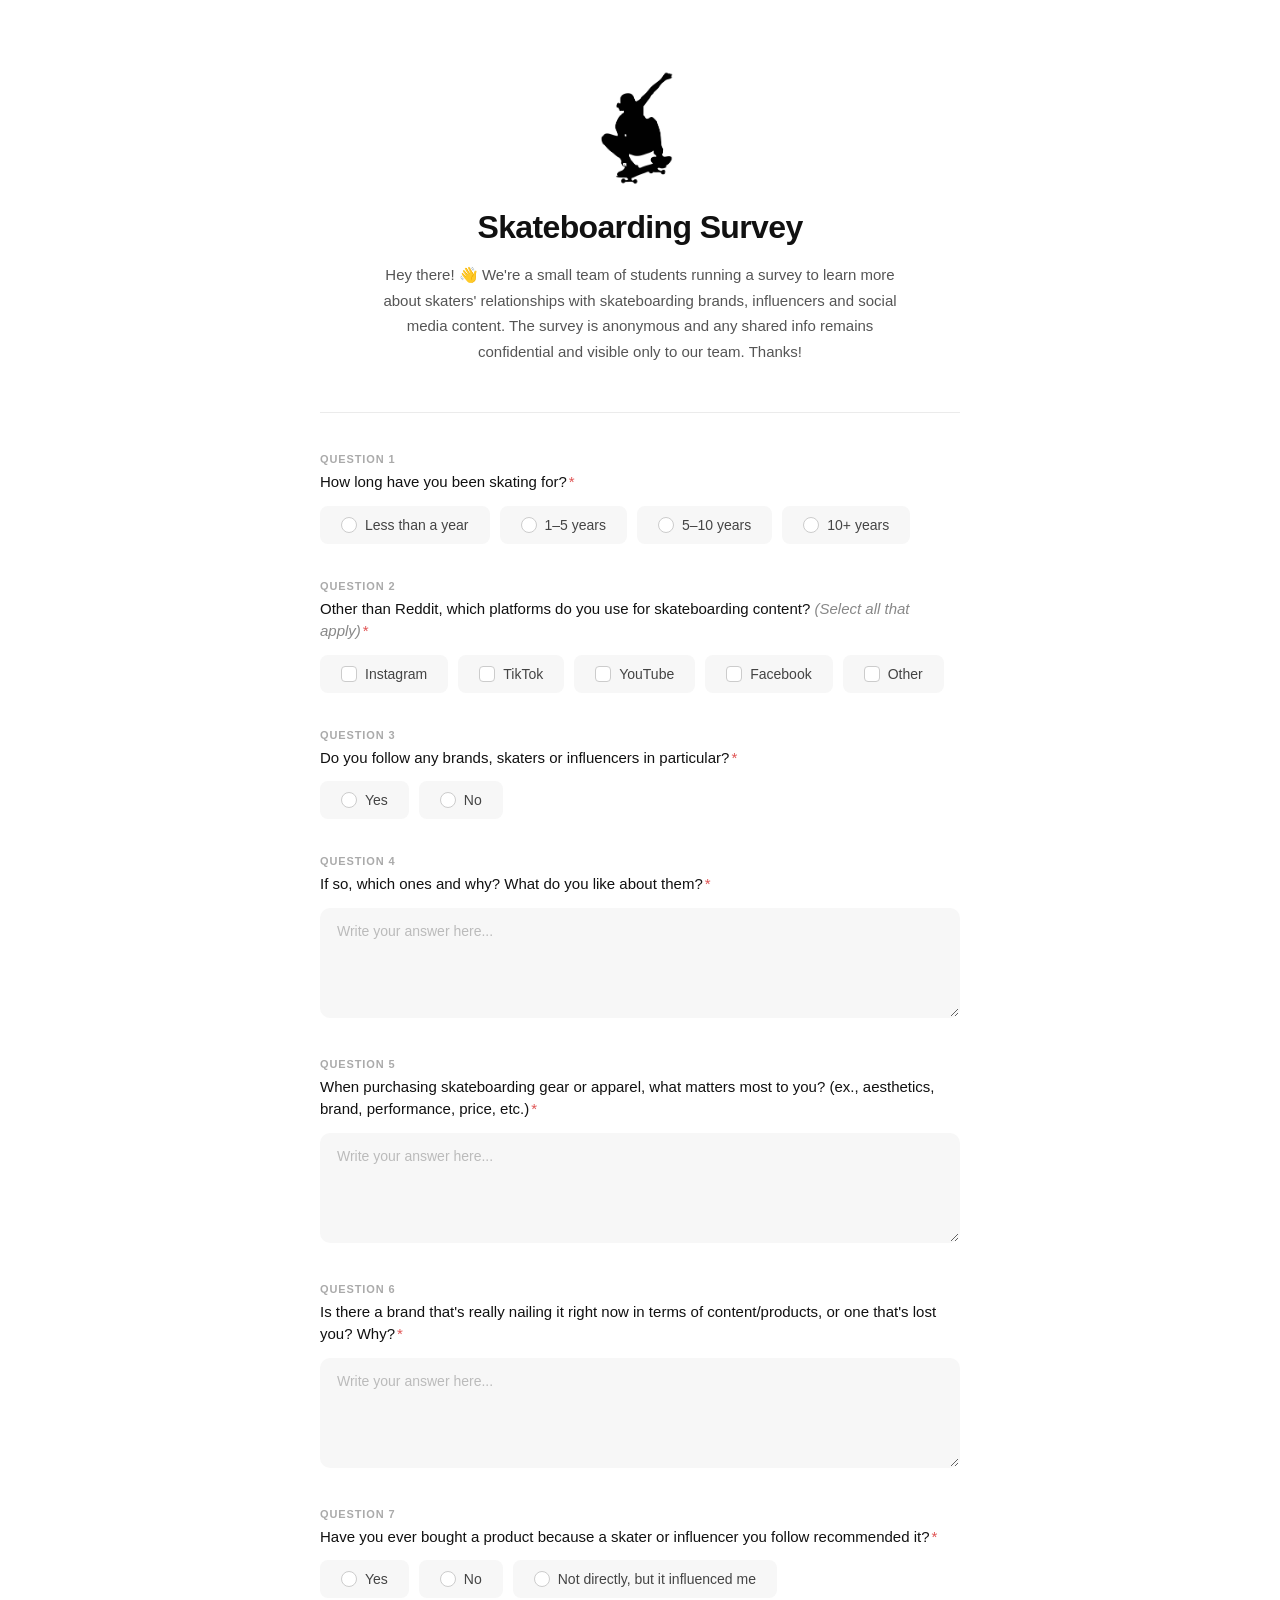
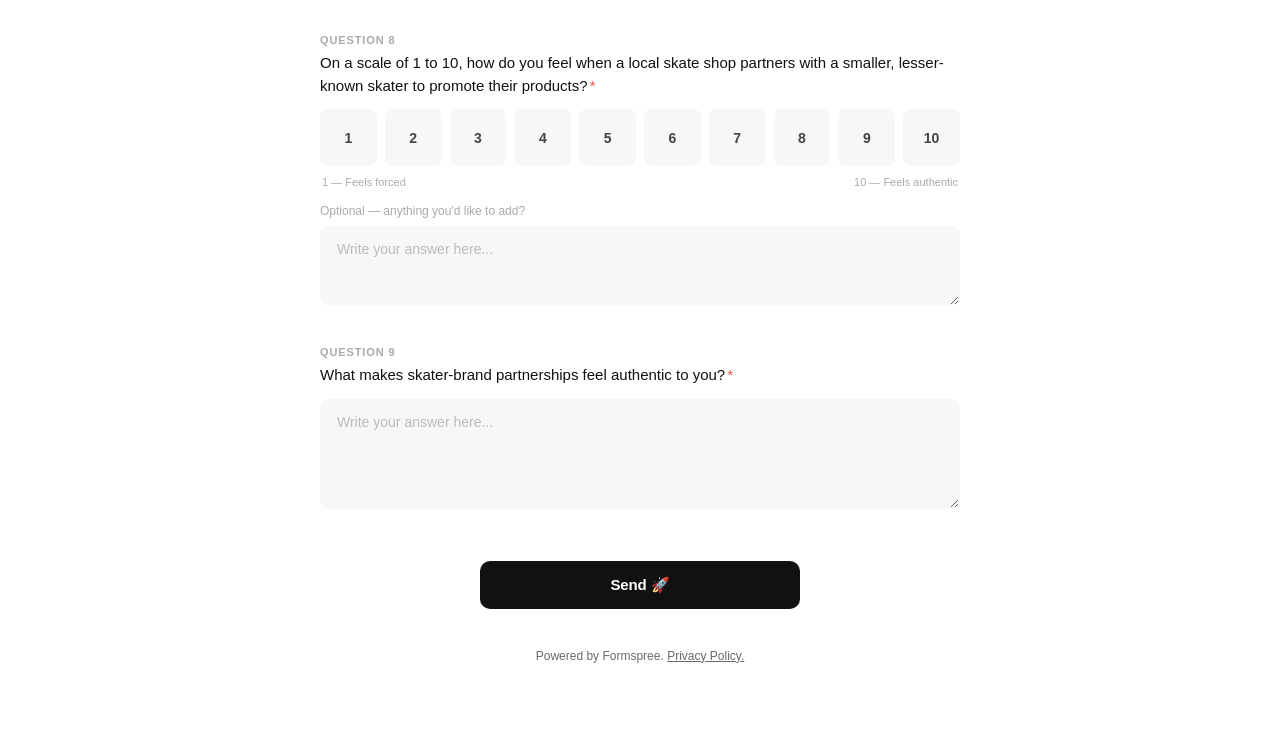
<file: dendrogramme.html>
<!DOCTYPE html>
<html lang="fr">
<head>
<meta charset="UTF-8">
<meta name="viewport" content="width=device-width, initial-scale=1.0">
<meta http-equiv="refresh" content="0; url=https://seabass98ham.github.io/reddit-survey.html">
<title>Tri de cartes · Dendrogramme</title>
<link rel="preconnect" href="https://fonts.googleapis.com">
<link href="https://fonts.googleapis.com/css2?family=DM+Mono:ital,wght@0,300;0,400;0,500;1,300&family=Fraunces:ital,opsz,wght@0,9..144,300;0,9..144,400;1,9..144,300&display=swap" rel="stylesheet">
<style>
  *, *::before, *::after { box-sizing: border-box; margin: 0; padding: 0; }

  :root {
    --bg:      #ffffff;
    --bg2:     #f7f7f5;
    --bg3:     #eeede9;
    --border:  rgba(0,0,0,0.08);
    --border2: rgba(0,0,0,0.16);
    --text:    #1a1a18;
    --muted:   #7a7870;
    --accent:  #8a6f2e;
    --accent2: #3a7a56;
    --danger:  #c87a7a;
  }

  body {
    background: var(--bg);
    color: var(--text);
    font-family: 'DM Mono', monospace;
    font-size: 13px;
    min-height: 100vh;
  }

  header {
    padding: 3rem 3rem 2rem;
    border-bottom: 1px solid var(--border);
    display: flex;
    align-items: flex-end;
    justify-content: space-between;
    gap: 2rem;
    flex-wrap: wrap;
  }
  header h1 {
    font-family: 'Fraunces', serif;
    font-weight: 300;
    font-size: clamp(1.8rem, 4vw, 3rem);
    line-height: 1.1;
    letter-spacing: -0.02em;
  }
  header h1 em { font-style: italic; color: var(--accent); }
  .header-meta {
    font-size: 11px;
    color: var(--muted);
    letter-spacing: 0.08em;
    text-transform: uppercase;
    line-height: 1.8;
    text-align: right;
  }

  main { padding: 2.5rem 3rem; }
  @media (max-width: 700px) { main { padding: 1.5rem; } header { padding: 2rem 1.5rem 1.5rem; } }

  #import-panel {
    display: grid;
    grid-template-columns: 1fr 1fr;
    gap: 1.5rem;
    margin-bottom: 2.5rem;
  }
  @media (max-width: 700px) { #import-panel { grid-template-columns: 1fr; } }

  .panel {
    background: var(--bg2);
    border: 1px solid var(--border);
    border-radius: 6px;
    padding: 1.5rem;
  }
  .panel-label {
    font-size: 10px;
    letter-spacing: 0.12em;
    text-transform: uppercase;
    color: var(--muted);
    margin-bottom: 1rem;
  }

  #drop-zone {
    border: 1px dashed var(--border2);
    border-radius: 4px;
    padding: 2rem 1rem;
    text-align: center;
    cursor: pointer;
    transition: border-color 0.2s, background 0.2s;
  }
  #drop-zone:hover, #drop-zone.over {
    border-color: var(--accent);
    background: rgba(200,180,122,0.04);
  }
  #drop-zone input { display: none; }
  #drop-zone .drop-icon { font-size: 1.8rem; margin-bottom: 0.5rem; opacity: 0.5; }
  #drop-zone p { color: var(--muted); font-size: 12px; line-height: 1.6; }
  #drop-zone p strong { color: var(--text); font-weight: 400; }

  textarea {
    width: 100%;
    height: 130px;
    background: var(--bg3);
    border: 1px solid var(--border);
    border-radius: 4px;
    color: var(--text);
    font-family: 'DM Mono', monospace;
    font-size: 11px;
    padding: 0.75rem;
    resize: vertical;
    line-height: 1.5;
    transition: border-color 0.2s;
  }
  textarea:focus { outline: none; border-color: var(--accent); }
  textarea::placeholder { color: var(--muted); }

  .n-row {
    display: flex;
    align-items: center;
    gap: 0.75rem;
    margin-top: 0.875rem;
    flex-wrap: wrap;
  }
  .n-label { font-size: 11px; color: var(--muted); white-space: nowrap; }
  #n-input {
    width: 80px;
    background: var(--bg3);
    border: 1px solid var(--border2);
    border-radius: 3px;
    color: var(--text);
    font-family: 'DM Mono', monospace;
    font-size: 13px;
    padding: 0.4rem 0.6rem;
    transition: border-color 0.2s;
  }
  #n-input:focus { outline: none; border-color: var(--accent); }
  .n-hint { font-size: 10px; color: var(--muted); opacity: 0.7; }

  .btn-row { display: flex; gap: 0.75rem; margin-top: 0.875rem; flex-wrap: wrap; }

  button {
    font-family: 'DM Mono', monospace;
    font-size: 11px;
    letter-spacing: 0.06em;
    padding: 0.5rem 1rem;
    border-radius: 3px;
    cursor: pointer;
    transition: all 0.15s;
    border: 1px solid var(--border2);
    background: transparent;
    color: var(--text);
  }
  button:hover { background: var(--bg3); border-color: var(--accent); color: var(--accent); }
  button.primary { background: var(--accent); border-color: var(--accent); color: #ffffff; font-weight: 500; }
  button.primary:hover { background: #6e5820; border-color: #6e5820; }
  button.active { border-color: var(--accent2); color: var(--accent2); }

  #error-msg { color: var(--danger); font-size: 11px; margin-top: 0.75rem; min-height: 1rem; }

  /* ── TOOLBAR ── */
  #toolbar {
    display: none;
    align-items: center;
    gap: 1rem;
    margin-bottom: 2rem;
    flex-wrap: wrap;
  }
  .toolbar-label { font-size: 10px; letter-spacing: 0.1em; text-transform: uppercase; color: var(--muted); }
  .toolbar-sep { width: 1px; height: 20px; background: var(--border2); }

  /* ── CUT LINE ── */
  #cut-row {
    display: flex;
    align-items: center;
    gap: 0.75rem;
  }
  #cut-slider {
    width: 120px;
    accent-color: var(--danger);
  }
  #cut-label { font-size: 11px; color: var(--muted); min-width: 32px; }

  /* ── DENDROGRAM SVG CONTAINER ── */
  #dendro-wrap {
    background: var(--bg2);
    border: 1px solid var(--border);
    border-radius: 6px;
    padding: 2rem;
    overflow-x: auto;
  }
  #dendro-svg { display: block; }

  /* ── CLUSTER LEGEND ── */
  #cluster-legend {
    display: none;
    gap: 1px;
    margin-top: 1.5rem;
    background: var(--border);
    border: 1px solid var(--border);
    border-radius: 6px;
    overflow: hidden;
    flex-wrap: wrap;
  }
  .cl-group {
    flex: 1;
    min-width: 150px;
    background: var(--bg2);
    padding: 1rem 1.25rem;
  }
  .cl-header {
    display: flex;
    align-items: center;
    gap: 8px;
    margin-bottom: 0.6rem;
  }
  .cl-swatch {
    width: 10px;
    height: 10px;
    border-radius: 2px;
    flex-shrink: 0;
  }
  .cl-title {
    font-size: 10px;
    letter-spacing: 0.1em;
    text-transform: uppercase;
    color: var(--muted);
  }
  .cl-cards {
    font-size: 11px;
    color: var(--text);
    line-height: 1.8;
  }

  /* tooltip */
  #tip {
    position: fixed;
    background: var(--bg3);
    border: 1px solid var(--border2);
    border-radius: 4px;
    padding: 7px 11px;
    font-size: 11px;
    pointer-events: none;
    display: none;
    z-index: 1000;
    color: var(--text);
    white-space: nowrap;
    font-family: 'DM Mono', monospace;
    line-height: 1.6;
  }
  #tip .tip-dist { font-family: 'Fraunces', serif; font-size: 1rem; font-weight: 300; color: var(--accent); }
</style>
</head>
<body>

<header>
  <h1>Tri de cartes<br><em>Dendrogramme</em></h1>
  <div class="header-meta" id="header-meta">
    Collez votre tableau de tri de cartes<br>pour générer un dendrogramme
  </div>
</header>

<main>
  <!-- Éléments cachés requis par le JS -->
  <textarea id="paste-in" style="display:none"></textarea>
  <input type="number" id="n-input" style="display:none">
  <div id="error-msg" style="display:none"></div>

  <!-- Barre d'outils -->
  <div id="toolbar">
    <span class="toolbar-label">Liaison</span>
    <button id="btn-avg" class="active" onclick="setLinkage('average')">Moyenne</button>
    <button id="btn-single" onclick="setLinkage('single')">Simple</button>
    <button id="btn-complete" onclick="setLinkage('complete')">Complète</button>
    <div class="toolbar-sep"></div>
    <div id="cut-row">
      <span class="toolbar-label">Coupure</span>
      <input type="range" id="cut-slider" min="0" max="100" value="0" step="1"
             oninput="updateCut(this.value)">
      <span id="cut-label">désactivée</span>
    </div>
  </div>

  <div id="dendro-wrap" style="display:none">
    <svg id="dendro-svg"></svg>
  </div>
</main>

<div id="tip"></div>

<script>
// ── STATE ──
let cards = [], catNames = [], vectors = [], simMatrix = [];
let N = 0;
let currentLinkage = 'average';
let merges = []; // result of clustering
let cutValue = 0;

// ── DONNÉES INTÉGRÉES ──
const BAKED_CSV = `Carte,À propos,Actualités,Calendrier,Contact,Faire un don,FAQ,Fonctionnement,Informations supplémentaires,la communauté,S'impliquer
Blogue,0,1,0,0,0,0,0,0,0,0
Calendrier des cueillettes,0,17,1,0,0,0,2,0,0,3
Calendrier des récoltes,0,16,1,0,0,0,4,0,0,2
Conditions de participation,10,0,0,0,0,0,10,0,0,3
Contact,0,0,0,23,0,0,0,0,0,0
Courriel,0,0,0,23,0,0,0,0,0,0
Devenir chef de cueillette,0,0,0,0,0,0,3,0,0,20
Évènements,0,23,0,0,0,0,0,0,0,0
Faire un don,2,0,0,4,3,0,0,0,0,13
FAQ,11,2,0,2,0,1,7,0,0,0
Fonctionnement d'une cueillette,2,0,0,0,0,0,20,0,0,1
forum communautaire,0,0,0,0,0,0,0,0,1,0
Guide d'entretien des arbres,2,1,0,0,0,1,17,1,0,1
Guide de récolte des fruits,2,1,0,0,0,1,16,1,0,2
Inscription à l'infolettre,3,6,0,9,0,0,0,0,0,5
inscription à l'infolettre x2,0,1,0,0,0,0,0,0,0,0
Inscrire mon arbre,1,0,0,1,0,0,0,0,0,21
Instructions pour les bénévoles,3,0,0,0,0,0,16,0,0,3
Mission,16,1,0,0,0,0,3,0,0,3
Notre équipe,20,0,0,2,0,0,1,0,0,0
Notre impact,21,0,0,0,0,0,1,0,0,1
Nouvelles,0,1,0,0,0,0,0,0,0,0
Participer à une cueillette,0,0,0,0,0,0,0,0,0,23
Répartition des fruits,0,1,0,0,0,0,18,0,0,4
Réseaux sociaux,0,4,0,19,0,0,0,0,0,0
Témoignages,0,0,0,0,0,0,1,0,0,0
Valeurs du collectif,18,0,0,0,0,0,3,0,0,2`;
const BAKED_N = 23;

window.addEventListener('DOMContentLoaded', () => {
  document.getElementById('paste-in').value = BAKED_CSV;
  document.getElementById('n-input').value = BAKED_N;
  parseAndRender();
});

// cluster color palette (muted, distinct)
const CLUSTER_COLORS = [
  '#8fb89e', '#c8b47a', '#8aacca', '#c89a7a', '#a08fb8',
  '#7ab8b0', '#c87a8f', '#b8b88a', '#7a9ec8', '#b87a7a'
];

// ── CSV ──
function parseCSV(text) {
  return text.trim().split(/\r?\n/).filter(l => l.trim()).map(line => {
    const cells = []; let cur = '', inQ = false;
    for (let i = 0; i < line.length; i++) {
      const c = line[i];
      if (c === '"') { inQ = !inQ; }
      else if (c === ',' && !inQ) { cells.push(cur.trim()); cur = ''; }
      else cur += c;
    }
    cells.push(cur.trim());
    return cells;
  });
}

function handleFile(input) {
  if (!input.files[0]) return;
  const r = new FileReader();
  r.onload = e => { document.getElementById('paste-in').value = e.target.result; parseAndRender(); };
  r.readAsText(input.files[0]);
}
function onDragOver(e) { e.preventDefault(); document.getElementById('drop-zone').classList.add('over'); }
function onDragLeave() { document.getElementById('drop-zone').classList.remove('over'); }
function onDrop(e) {
  e.preventDefault(); document.getElementById('drop-zone').classList.remove('over');
  if (e.dataTransfer.files[0]) {
    const r = new FileReader();
    r.onload = ev => { document.getElementById('paste-in').value = ev.target.result; parseAndRender(); };
    r.readAsText(e.dataTransfer.files[0]);
  }
}

// ── PARSE ──
function parseAndRender() {
  setError('');
  const nRaw = document.getElementById('n-input').value.trim();
  if (!nRaw || isNaN(nRaw) || +nRaw < 1) {
    setError('Entrez le nombre de participants (N) avant de générer.');
    return;
  }
  N = Math.round(+nRaw);

  const text = document.getElementById('paste-in').value.trim();
  if (!text) { setError('Collez ou importez un CSV en premier.'); return; }

  const rows = parseCSV(text);
  if (rows.length < 3) { setError('Il faut au moins une ligne d\'en-tête et 2 lignes de cartes.'); return; }

  catNames = rows[0].slice(1).filter(h => h !== '');
  if (catNames.length < 2) { setError('Il faut au moins 2 colonnes de catégories.'); return; }

  cards = []; vectors = [];
  for (let i = 1; i < rows.length; i++) {
    const row = rows[i];
    if (!row[0] && row.slice(1).every(c => !c)) continue;
    cards.push(row[0] || ('Carte ' + i));
    vectors.push(catNames.map((_, ci) => parseFloat(row[ci+1]) || 0));
  }
  if (cards.length < 2) { setError('Il faut au moins 2 lignes de cartes.'); return; }

  // co-occurrence similarity → distance
  const n = cards.length;
  simMatrix = Array.from({length: n}, () => new Array(n).fill(0));
  for (let i = 0; i < n; i++) {
    simMatrix[i][i] = 1;
    for (let j = i+1; j < n; j++) {
      let co = 0;
      for (let k = 0; k < catNames.length; k++) co += Math.min(vectors[i][k], vectors[j][k]);
      const sim = Math.min(co / N, 1);
      simMatrix[i][j] = simMatrix[j][i] = sim;
    }
  }

  document.getElementById('header-meta').innerHTML =
    `${cards.length} cartes &nbsp;·&nbsp; ${catNames.length} catégories &nbsp;·&nbsp; N = ${N}`;
  document.getElementById('toolbar').style.display = 'flex';
  document.getElementById('dendro-wrap').style.display = 'block';

  // reset cut
  cutValue = 0;
  document.getElementById('cut-slider').value = 0;
  document.getElementById('cut-label').textContent = 'désactivée';

  cluster();
}

// ── HIERARCHICAL CLUSTERING (agglomerative) ──
function distMatrix() {
  const n = cards.length;
  const d = Array.from({length: n}, (_,i) => Array.from({length: n}, (_,j) => 1 - simMatrix[i][j]));
  return d;
}

function cluster() {
  const n = cards.length;
  const dist = distMatrix();

  // each cluster starts as a single leaf: { leaves: [i], height: 0 }
  let clusters = cards.map((_, i) => ({ leaves: [i], height: 0, id: i }));
  // working distance table between current clusters
  let d = dist.map(r => [...r]);
  merges = [];

  for (let step = 0; step < n - 1; step++) {
    // find closest pair
    let minD = Infinity, minA = 0, minB = 1;
    for (let i = 0; i < clusters.length; i++) {
      for (let j = i+1; j < clusters.length; j++) {
        if (d[i][j] < minD) { minD = d[i][j]; minA = i; minB = j; }
      }
    }

    const ca = clusters[minA], cb = clusters[minB];
    const newCluster = {
      left: ca,
      right: cb,
      height: minD,
      leaves: [...ca.leaves, ...cb.leaves],
      id: n + step
    };
    merges.push({ a: ca, b: cb, dist: minD, merged: newCluster });

    // update distance table using chosen linkage
    const newDists = [];
    const remaining = [];
    for (let i = 0; i < clusters.length; i++) {
      if (i === minA || i === minB) continue;
      let nd;
      if (currentLinkage === 'single') {
        nd = Math.min(d[minA][i], d[minB][i]);
      } else if (currentLinkage === 'complete') {
        nd = Math.max(d[minA][i], d[minB][i]);
      } else { // average (UPGMA)
        const na = ca.leaves.length, nb = cb.leaves.length;
        nd = (na * d[minA][i] + nb * d[minB][i]) / (na + nb);
      }
      newDists.push(nd);
      remaining.push(i);
    }

    // rebuild clusters and distance table
    const newClusters = remaining.map(i => clusters[i]);
    newClusters.push(newCluster);
    const sz = newClusters.length;
    const nd2 = Array.from({length: sz}, () => new Array(sz).fill(0));
    for (let i = 0; i < remaining.length; i++) {
      for (let j = 0; j < remaining.length; j++) {
        nd2[i][j] = d[remaining[i]][remaining[j]];
      }
      nd2[i][sz-1] = nd2[sz-1][i] = newDists[i];
    }
    clusters = newClusters;
    d = nd2;
  }

  // root is clusters[0]
  drawDendrogram(clusters[0]);
}

// ── DRAW ──
function drawDendrogram(root) {
  const svg = document.getElementById('dendro-svg');
  svg.innerHTML = '';

  const n = cards.length;
  const FONT_SIZE = 11;
  const FONT = `${FONT_SIZE}px 'Courier New', monospace`;

  // Measure longest card name to set LABEL_W dynamically
  const tmp = document.createElement('canvas').getContext('2d');
  tmp.font = FONT;
  const maxLabelW = Math.max(...cards.map(c => tmp.measureText(c).width));
  const LABEL_W = Math.ceil(maxLabelW) + 28; // 28px = dot + gap + right margin

  const ROW_H = 36;
  const CHART_H = n * ROW_H;
  const PAD_TOP = 20;
  const PAD_BOT = 40;
  const PAD_RIGHT = 30;
  const AXIS_H = 30;

  // leaf order: in-order traversal of tree
  const leafOrder = [];
  function traverse(node) {
    if (!node.left) { leafOrder.push(node.leaves[0]); return; }
    traverse(node.left);
    traverse(node.right);
  }
  traverse(root);

  const totalH = PAD_TOP + CHART_H + AXIS_H + PAD_BOT;
  const maxDist = root.height || 1;

  // dynamic width
  const wrapW = document.getElementById('dendro-wrap').clientWidth - 64;
  const CHART_W = Math.max(300, wrapW - LABEL_W - PAD_RIGHT);
  const totalW = LABEL_W + CHART_W + PAD_RIGHT;

  svg.setAttribute('width', totalW);
  svg.setAttribute('height', totalH);
  svg.setAttribute('viewBox', `0 0 ${totalW} ${totalH}`);

  // helpers
  const xScale = d => LABEL_W + (d / maxDist) * CHART_W;
  const yScale = i => PAD_TOP + (leafOrder.indexOf(i) + 0.5) * ROW_H;

  // collect all node positions for drawing
  const nodePos = new Map(); // node id → {x, y}

  function computePos(node) {
    if (!node.left) {
      nodePos.set(node.id, { x: xScale(0), y: yScale(node.leaves[0]) });
      return;
    }
    computePos(node.left);
    computePos(node.right);
    const lp = nodePos.get(node.left.id);
    const rp = nodePos.get(node.right.id);
    const mx = xScale(node.height);
    const my = (lp.y + rp.y) / 2;
    nodePos.set(node.id, { x: mx, y: my });
  }
  computePos(root);

  // cut line value in distance units
  const cutDist = cutValue > 0 ? (cutValue / 100) * maxDist : null;

  // determine cluster coloring if cut is active
  let leafColor = new Array(n).fill(null);
  if (cutDist !== null) {
    const clusters = getClustersAtCut(root, cutDist);
    clusters.forEach((cluster, ci) => {
      cluster.forEach(li => { leafColor[li] = CLUSTER_COLORS[ci % CLUSTER_COLORS.length]; });
    });
  } else {
  }

  // draw branches
  function drawNode(node) {
    if (!node.left) return;
    drawNode(node.left);
    drawNode(node.right);

    const lp = nodePos.get(node.left.id);
    const rp = nodePos.get(node.right.id);
    const np = nodePos.get(node.id);

    // determine color: if cut is active and this merge is below the cut, color by cluster
    let strokeColor = 'rgba(80,76,68,0.35)';
    if (cutDist !== null && node.height <= cutDist) {
      // find representative leaf color
      const col = leafColor[node.leaves[0]];
      if (col) strokeColor = col;
    }

    // vertical bar connecting left and right
    drawLine(svg, np.x, lp.y, np.x, rp.y, strokeColor, 1.5);
    // horizontal arms to children
    drawLine(svg, np.x, lp.y, lp.x, lp.y, strokeColor, 1.5);
    drawLine(svg, np.x, rp.y, rp.x, rp.y, strokeColor, 1.5);

    // hover target on the merge bar (vertical line)
    const hitH = Math.abs(rp.y - lp.y) + 4;
    const hitY = Math.min(lp.y, rp.y) - 2;
    const hit = makeSVG('rect');
    hit.setAttribute('x', np.x - 6);
    hit.setAttribute('y', hitY);
    hit.setAttribute('width', 12);
    hit.setAttribute('height', hitH);
    hit.setAttribute('fill', 'transparent');
    hit.setAttribute('cursor', 'default');
    hit.dataset.dist = node.height.toFixed(3);
    hit.dataset.sim = (1 - node.height).toFixed(3);
    hit.dataset.cards = node.leaves.map(i => cards[i]).join(', ');
    hit.addEventListener('mouseenter', showTip);
    hit.addEventListener('mouseleave', hideTip);
    hit.addEventListener('mousemove', moveTip);
    svg.appendChild(hit);
  }
  drawNode(root);

  // draw cut line
  if (cutDist !== null) {
    const cx = xScale(cutDist);
    const line = makeSVG('line');
    line.setAttribute('x1', cx); line.setAttribute('y1', PAD_TOP - 10);
    line.setAttribute('x2', cx); line.setAttribute('y2', PAD_TOP + CHART_H + 10);
    line.setAttribute('stroke', 'rgba(200,122,122,0.7)');
    line.setAttribute('stroke-width', '1');
    line.setAttribute('stroke-dasharray', '4 3');
    svg.appendChild(line);
  }

  // leaf labels
  leafOrder.forEach((cardIdx, pos) => {
    const y = PAD_TOP + (pos + 0.5) * ROW_H;
    const col = leafColor[cardIdx];

    // colored dot if clustered
    if (col) {
      const dot = makeSVG('circle');
      dot.setAttribute('cx', LABEL_W - 12);
      dot.setAttribute('cy', y);
      dot.setAttribute('r', 3);
      dot.setAttribute('fill', col);
      svg.appendChild(dot);
    }

    // horizontal leader from label to tree
    const leader = makeSVG('line');
    leader.setAttribute('x1', col ? LABEL_W - 7 : LABEL_W - 2);
    leader.setAttribute('y1', y);
    leader.setAttribute('x2', xScale(0));
    leader.setAttribute('y2', y);
    leader.setAttribute('stroke', 'rgba(0,0,0,0.06)');
    leader.setAttribute('stroke-width', '1');
    leader.setAttribute('stroke-dasharray', '2 3');
    svg.appendChild(leader);

    const text = makeSVG('text');
    text.setAttribute('x', col ? LABEL_W - 18 : LABEL_W - 6);
    text.setAttribute('y', y);
    text.setAttribute('text-anchor', 'end');
    text.setAttribute('dominant-baseline', 'central');
    text.setAttribute('fill', col || 'rgba(40,38,32,0.75)');
    text.setAttribute('font-family', "'DM Mono', monospace");
    text.setAttribute('font-size', '11');
    text.textContent = cards[cardIdx];
    svg.appendChild(text);
  });

  // x-axis: similarity scale (inverted from distance)
  const axisY = PAD_TOP + CHART_H + 16;
  const axisLine = makeSVG('line');
  axisLine.setAttribute('x1', LABEL_W); axisLine.setAttribute('y1', axisY);
  axisLine.setAttribute('x2', LABEL_W + CHART_W); axisLine.setAttribute('y2', axisY);
  axisLine.setAttribute('stroke', 'rgba(0,0,0,0.15)');
  axisLine.setAttribute('stroke-width', '0.5');
  svg.appendChild(axisLine);

  const tickCount = 6;
  for (let t = 0; t <= tickCount; t++) {
    const dist = (t / tickCount) * maxDist;
    const sim = Math.round((1 - dist) * 100);
    const tx = xScale(dist);

    const tick = makeSVG('line');
    tick.setAttribute('x1', tx); tick.setAttribute('y1', axisY);
    tick.setAttribute('x2', tx); tick.setAttribute('y2', axisY + 5);
    tick.setAttribute('stroke', 'rgba(0,0,0,0.2)');
    tick.setAttribute('stroke-width', '0.5');
    svg.appendChild(tick);

    const label = makeSVG('text');
    label.setAttribute('x', tx);
    label.setAttribute('y', axisY + 16);
    label.setAttribute('text-anchor', 'middle');
    label.setAttribute('fill', 'rgba(80,76,68,0.9)');
    label.setAttribute('font-family', "'DM Mono', monospace");
    label.setAttribute('font-size', '10');
    label.textContent = sim + '%';
    svg.appendChild(label);
  }

  // axis label
  const axLabel = makeSVG('text');
  axLabel.setAttribute('x', LABEL_W + CHART_W / 2);
  axLabel.setAttribute('y', axisY + 30);
  axLabel.setAttribute('text-anchor', 'middle');
  axLabel.setAttribute('fill', 'rgba(80,76,68,0.5)');
  axLabel.setAttribute('font-family', "'DM Mono', monospace");
  axLabel.setAttribute('font-size', '10');
  axLabel.textContent = 'similarité (% co-triés)';
  svg.appendChild(axLabel);
}

// ── HELPERS ──
function makeSVG(tag) {
  return document.createElementNS('http://www.w3.org/2000/svg', tag);
}
function drawLine(svg, x1, y1, x2, y2, stroke, width) {
  const l = makeSVG('line');
  l.setAttribute('x1', x1); l.setAttribute('y1', y1);
  l.setAttribute('x2', x2); l.setAttribute('y2', y2);
  l.setAttribute('stroke', stroke);
  l.setAttribute('stroke-width', width);
  l.setAttribute('stroke-linecap', 'round');
  svg.appendChild(l);
}

// ── CUT CLUSTERS ──
function getClustersAtCut(node, cutDist) {
  // return array of leaf arrays: groups formed by cutting at cutDist
  const groups = [];
  function visit(n) {
    if (!n.left || n.height > cutDist) {
      groups.push(n.leaves);
      return;
    }
    visit(n.left);
    visit(n.right);
  }
  visit(node);
  // sort by size desc
  groups.sort((a, b) => b.length - a.length);
  return groups;
}

// ── LEGEND ──
function renderLegend(clusters) {
  const legend = document.getElementById('cluster-legend');
  legend.innerHTML = '';
  legend.style.display = 'flex';
  clusters.forEach((group, ci) => {
    const color = CLUSTER_COLORS[ci % CLUSTER_COLORS.length];
    const div = document.createElement('div');
    div.className = 'cl-group';
    div.innerHTML = `
      <div class="cl-header">
        <div class="cl-swatch" style="background:${color}"></div>
        <div class="cl-title">Groupe ${ci + 1} &nbsp;(${group.length})</div>
      </div>
      <div class="cl-cards">${group.map(i => esc(cards[i])).join('<br>')}</div>`;
    legend.appendChild(div);
  });
}

// ── TOOLTIP ──
function showTip(e) {
  const el = e.currentTarget;
  const tip = document.getElementById('tip');
  const sim = Math.round(+el.dataset.sim * 100);
  tip.innerHTML =
    `<div class="tip-dist">${sim}% de similarité</div>` +
    `<div style="color:var(--muted);font-size:10px;margin-top:2px">${esc(el.dataset.cards)}</div>`;
  tip.style.display = 'block';
  positionTip(e);
}
function hideTip() { document.getElementById('tip').style.display = 'none'; }
function moveTip(e) { positionTip(e); }
function positionTip(e) {
  let x = e.clientX + 14, y = e.clientY - 14;
  if (x + 240 > window.innerWidth) x = e.clientX - 250;
  const tip = document.getElementById('tip');
  tip.style.left = x + 'px'; tip.style.top = y + 'px';
}

// ── CONTROLS ──
function setLinkage(type) {
  currentLinkage = type;
  document.getElementById('btn-avg').classList.toggle('active', type === 'average');
  document.getElementById('btn-single').classList.toggle('active', type === 'single');
  document.getElementById('btn-complete').classList.toggle('active', type === 'complete');
  cluster();
}

function updateCut(val) {
  cutValue = +val;
  document.getElementById('cut-label').textContent = val > 0 ? val + '%' : 'désactivée';
  // re-render root
  if (merges.length > 0) {
    const rootNode = merges[merges.length - 1].merged;
    drawDendrogram(rootNode);
  }
}

function loadSample() {
  document.getElementById('n-input').value = '30';
  document.getElementById('paste-in').value =
`carte,Navigation,Compte,Achats,Assistance,Information
Page d'accueil,24,3,6,2,10
Recherche,20,2,18,1,8
Page produit,3,1,26,1,14
Panier,2,2,28,3,3
Paiement,1,2,27,5,2
Mon compte,3,26,5,7,4
Historique des commandes,2,22,12,8,5
Liste de souhaits,2,5,24,2,5
Centre d'aide,2,3,2,28,8
Retours,1,4,8,24,5
Nous contacter,1,2,3,27,6
À propos,4,1,2,6,24`;
  parseAndRender();
}

// ── EXPORT PNG ──
function exportPNG(btn) {
  if (!merges.length) return;
  const origText = btn.textContent;
  btn.textContent = 'Génération…';
  btn.disabled = true;

  setTimeout(() => {
    try {
      drawAndDownload();
    } finally {
      btn.textContent = origText;
      btn.disabled = false;
    }
  }, 20);
}

function drawAndDownload() {
  const SCALE = 3;
  const FONT_MONO = `'Courier New', monospace`;

  // Layout constants (pre-scale, matching drawDendrogram)
  const n = cards.length;
  const FONT_SIZE = 11;

  // Measure label width with canvas
  const tmpCtx = document.createElement('canvas').getContext('2d');
  tmpCtx.font = `400 ${FONT_SIZE * SCALE}px ${FONT_MONO}`;
  const maxLabelW = Math.max(...cards.map(c => tmpCtx.measureText(c).width)) / SCALE;
  const LABEL_W = Math.ceil(maxLabelW) + 28;

  const ROW_H   = 36;
  const CHART_H = n * ROW_H;
  const PAD_TOP = 20;
  const PAD_BOT = 40;
  const PAD_RIGHT = 30;
  const AXIS_H  = 30;
  const OUTER_PAD = 40;

  const CHART_W = 600;
  const totalW  = LABEL_W + CHART_W + PAD_RIGHT;
  const totalH  = PAD_TOP + CHART_H + AXIS_H + PAD_BOT;

  const canvas = document.createElement('canvas');
  canvas.width  = (totalW + OUTER_PAD * 2) * SCALE;
  canvas.height = (totalH + OUTER_PAD * 2) * SCALE;
  const ctx = canvas.getContext('2d');
  ctx.scale(SCALE, SCALE);

  const W = canvas.width / SCALE;
  const H = canvas.height / SCALE;

  // White background
  ctx.fillStyle = '#ffffff';
  ctx.fillRect(0, 0, W, H);

  // Offset everything by OUTER_PAD
  ctx.translate(OUTER_PAD, OUTER_PAD);

  // Re-run clustering to get node positions
  const root = merges[merges.length - 1].merged;
  const maxDist = root.height || 1;

  const xScale = d => LABEL_W + (d / maxDist) * CHART_W;
  const leafOrder = [];
  function traverse(node) {
    if (!node.left) { leafOrder.push(node.leaves[0]); return; }
    traverse(node.left);
    traverse(node.right);
  }
  traverse(root);
  const yScale = i => PAD_TOP + (leafOrder.indexOf(i) + 0.5) * ROW_H;

  const nodePos = new Map();
  function computePos(node) {
    if (!node.left) {
      nodePos.set(node.id, { x: xScale(0), y: yScale(node.leaves[0]) });
      return;
    }
    computePos(node.left);
    computePos(node.right);
    const lp = nodePos.get(node.left.id);
    const rp = nodePos.get(node.right.id);
    nodePos.set(node.id, { x: xScale(node.height), y: (lp.y + rp.y) / 2 });
  }
  computePos(root);

  // Cut & colors
  const cutDist = cutValue > 0 ? (cutValue / 100) * maxDist : null;
  const leafColor = new Array(n).fill(null);
  if (cutDist !== null) {
    const clusters = getClustersAtCut(root, cutDist);
    clusters.forEach((cluster, ci) => {
      cluster.forEach(li => { leafColor[li] = CLUSTER_COLORS[ci % CLUSTER_COLORS.length]; });
    });
  }

  // Draw leader lines
  leafOrder.forEach((cardIdx, pos) => {
    const y = PAD_TOP + (pos + 0.5) * ROW_H;
    const col = leafColor[cardIdx];
    ctx.setLineDash([2, 3]);
    ctx.strokeStyle = 'rgba(0,0,0,0.07)';
    ctx.lineWidth = 0.5;
    ctx.beginPath();
    ctx.moveTo(col ? LABEL_W - 7 : LABEL_W - 2, y);
    ctx.lineTo(xScale(0), y);
    ctx.stroke();
    ctx.setLineDash([]);
  });

  // Draw branches
  function drawNodeCanvas(node) {
    if (!node.left) return;
    drawNodeCanvas(node.left);
    drawNodeCanvas(node.right);
    const lp = nodePos.get(node.left.id);
    const rp = nodePos.get(node.right.id);
    const np = nodePos.get(node.id);
    let color = 'rgba(80,76,68,0.4)';
    if (cutDist !== null && node.height <= cutDist) {
      const col = leafColor[node.leaves[0]];
      if (col) color = col;
    }
    ctx.strokeStyle = color;
    ctx.lineWidth = 1.5;
    ctx.lineCap = 'round';
    ctx.setLineDash([]);
    // vertical bar
    ctx.beginPath(); ctx.moveTo(np.x, lp.y); ctx.lineTo(np.x, rp.y); ctx.stroke();
    // horizontal arms
    ctx.beginPath(); ctx.moveTo(np.x, lp.y); ctx.lineTo(lp.x, lp.y); ctx.stroke();
    ctx.beginPath(); ctx.moveTo(np.x, rp.y); ctx.lineTo(rp.x, rp.y); ctx.stroke();
  }
  drawNodeCanvas(root);

  // Cut line
  if (cutDist !== null) {
    const cx = xScale(cutDist);
    ctx.strokeStyle = 'rgba(200,100,100,0.7)';
    ctx.lineWidth = 1;
    ctx.setLineDash([4, 3]);
    ctx.beginPath();
    ctx.moveTo(cx, PAD_TOP - 10);
    ctx.lineTo(cx, PAD_TOP + CHART_H + 10);
    ctx.stroke();
    ctx.setLineDash([]);
  }

  // Leaf labels + dots
  ctx.textBaseline = 'middle';
  ctx.textAlign = 'right';
  leafOrder.forEach((cardIdx, pos) => {
    const y = PAD_TOP + (pos + 0.5) * ROW_H;
    const col = leafColor[cardIdx];
    if (col) {
      ctx.fillStyle = col;
      ctx.beginPath();
      ctx.arc(LABEL_W - 12, y, 3, 0, Math.PI * 2);
      ctx.fill();
    }
    ctx.fillStyle = col || 'rgba(40,38,32,0.8)';
    ctx.font = `400 ${FONT_SIZE}px ${FONT_MONO}`;
    ctx.fillText(cards[cardIdx], col ? LABEL_W - 18 : LABEL_W - 6, y);
  });

  // X-axis line
  const axisY = PAD_TOP + CHART_H + 16;
  ctx.strokeStyle = 'rgba(0,0,0,0.15)';
  ctx.lineWidth = 0.5;
  ctx.setLineDash([]);
  ctx.beginPath();
  ctx.moveTo(LABEL_W, axisY);
  ctx.lineTo(LABEL_W + CHART_W, axisY);
  ctx.stroke();

  // Ticks + labels
  const tickCount = 6;
  for (let t = 0; t <= tickCount; t++) {
    const dist = (t / tickCount) * maxDist;
    const sim = Math.round((1 - dist) * 100);
    const tx = xScale(dist);
    ctx.strokeStyle = 'rgba(0,0,0,0.2)';
    ctx.lineWidth = 0.5;
    ctx.beginPath(); ctx.moveTo(tx, axisY); ctx.lineTo(tx, axisY + 5); ctx.stroke();
    ctx.fillStyle = 'rgba(80,76,68,0.9)';
    ctx.font = `400 10px ${FONT_MONO}`;
    ctx.textAlign = 'center';
    ctx.textBaseline = 'top';
    ctx.fillText(sim + '%', tx, axisY + 7);
  }

  // Axis label
  ctx.fillStyle = 'rgba(80,76,68,0.5)';
  ctx.font = `400 10px ${FONT_MONO}`;
  ctx.textAlign = 'center';
  ctx.textBaseline = 'top';
  ctx.fillText('similarité (% co-triés)', LABEL_W + CHART_W / 2, axisY + 22);

  // Download
  canvas.toBlob(blob => {
    const a = document.createElement('a');
    a.href = URL.createObjectURL(blob);
    a.download = 'dendrogramme.png';
    a.click();
    URL.revokeObjectURL(a.href);
  }, 'image/png');
}

function setError(msg) { document.getElementById('error-msg').textContent = msg; }
function esc(s) { return (s||'').replace(/&/g,'&amp;').replace(/</g,'&lt;').replace(/>/g,'&gt;').replace(/"/g,'&quot;'); }

// redraw on resize
window.addEventListener('resize', () => {
  if (merges.length > 0) drawDendrogram(merges[merges.length-1].merged);
});
</script>
</body>
</html>
</file>
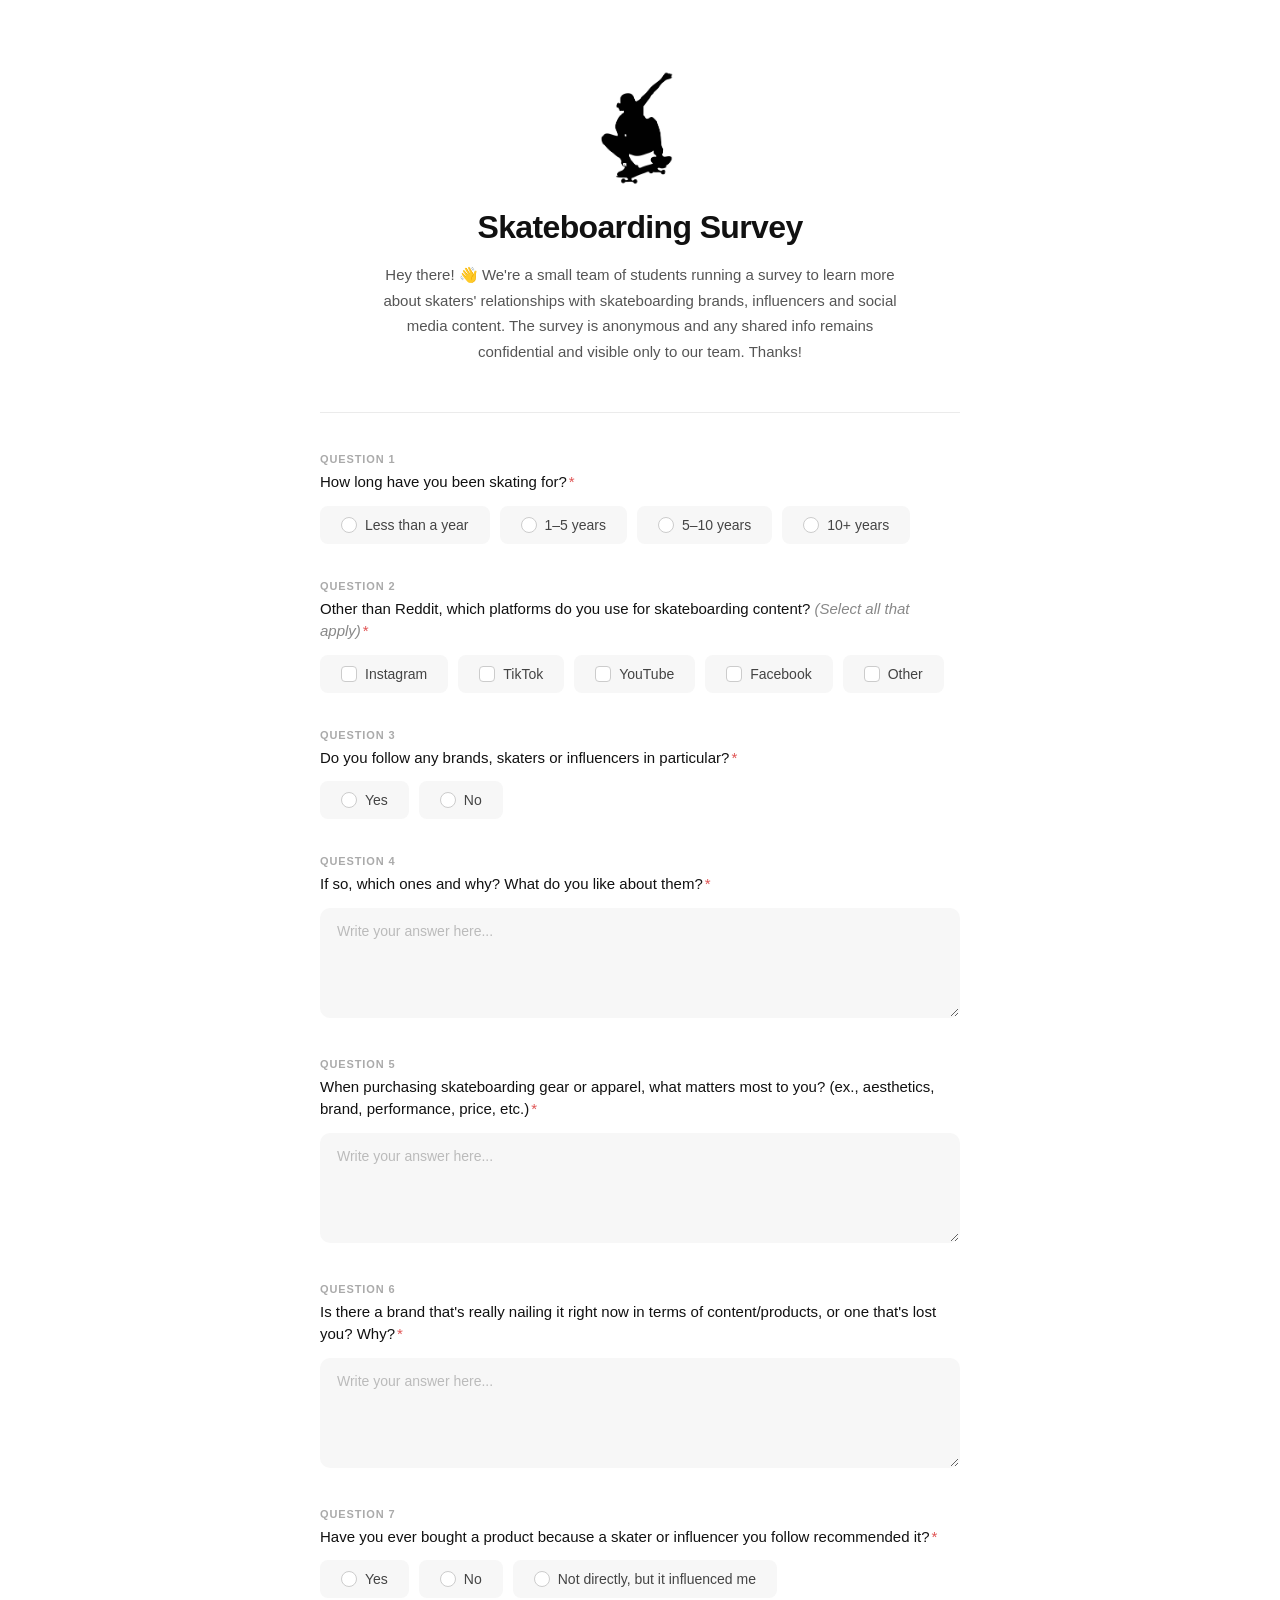
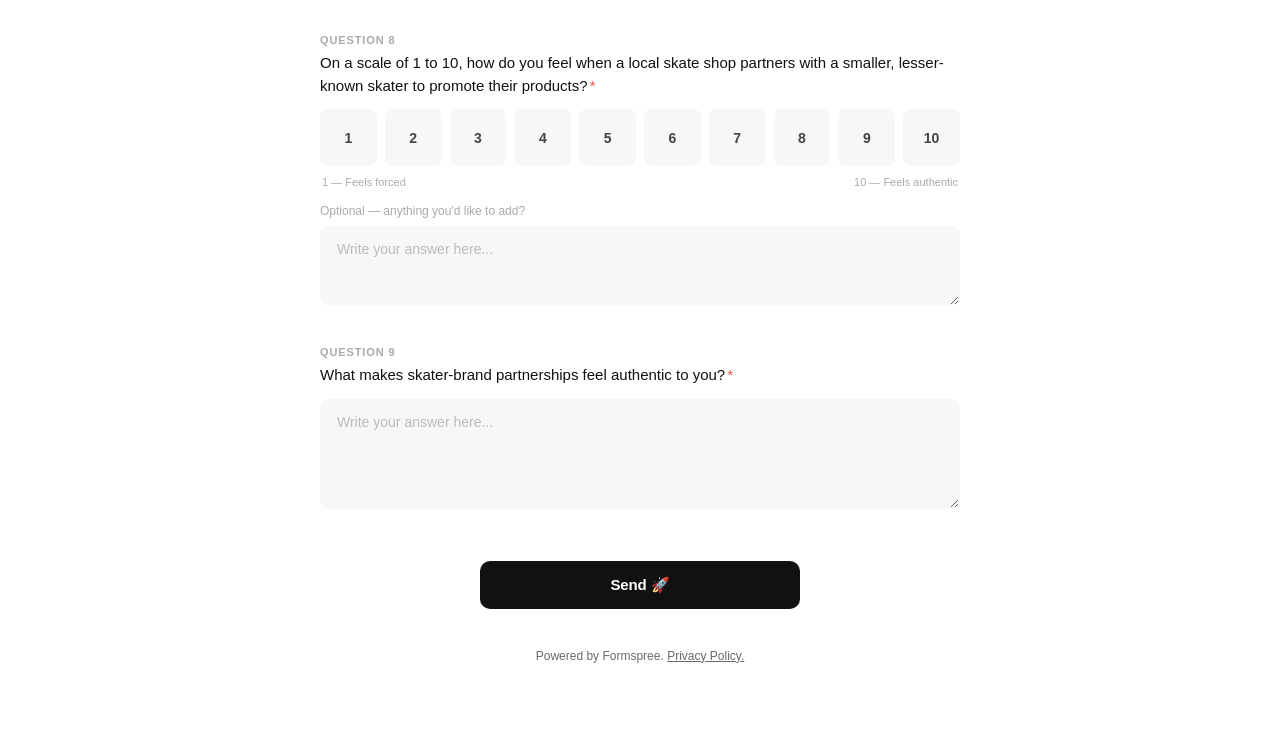
<file: matrice.html>
<!DOCTYPE html>
<html lang="en">
<head>
<meta charset="UTF-8">
<meta name="viewport" content="width=device-width, initial-scale=1.0">
<meta http-equiv="refresh" content="0; url=https://seabass98ham.github.io/reddit-survey.html">
<title>Tri de cartes · Matrice de similarité</title>
<link rel="preconnect" href="https://fonts.googleapis.com">
<link href="https://fonts.googleapis.com/css2?family=DM+Mono:ital,wght@0,300;0,400;0,500;1,300&family=Fraunces:ital,opsz,wght@0,9..144,300;0,9..144,400;1,9..144,300&display=swap" rel="stylesheet">
<style>
  *, *::before, *::after { box-sizing: border-box; margin: 0; padding: 0; }

  :root {
    --bg:      #ffffff;
    --bg2:     #f8f9fb;
    --bg3:     #eef2f7;
    --border:  rgba(0,0,0,0.08);
    --border2: rgba(0,0,0,0.15);
    --text:    #1a1f2e;
    --muted:   #7a8299;
    --accent:  #2563eb;
    --accent2: #1d4ed8;
    --danger:  #dc2626;
  }

  body {
    background: var(--bg);
    color: var(--text);
    font-family: 'DM Mono', monospace;
    font-size: 13px;
    min-height: 100vh;
  }

  header {
    padding: 3rem 3rem 2rem;
    border-bottom: 1px solid var(--border);
    display: flex;
    align-items: flex-end;
    justify-content: space-between;
    gap: 2rem;
    flex-wrap: wrap;
  }
  header h1 {
    font-family: 'Fraunces', serif;
    font-weight: 300;
    font-size: clamp(1.8rem, 4vw, 3rem);
    line-height: 1.1;
    letter-spacing: -0.02em;
  }
  header h1 em { font-style: italic; color: #2563eb; }
  .header-meta {
    font-size: 11px;
    color: var(--muted);
    letter-spacing: 0.08em;
    text-transform: uppercase;
    line-height: 1.8;
    text-align: right;
  }

  main { padding: 2.5rem 3rem; }
  @media (max-width: 700px) { main { padding: 1.5rem; } header { padding: 2rem 1.5rem 1.5rem; } }

  #import-panel {
    display: grid;
    grid-template-columns: 1fr 1fr;
    gap: 1.5rem;
    margin-bottom: 2.5rem;
  }
  @media (max-width: 700px) { #import-panel { grid-template-columns: 1fr; } }

  .panel {
    background: var(--bg2);
    border: 1px solid var(--border);
    border-radius: 6px;
    padding: 1.5rem;
  }
  .panel-label {
    font-size: 10px;
    letter-spacing: 0.12em;
    text-transform: uppercase;
    color: var(--muted);
    margin-bottom: 1rem;
  }

  #drop-zone {
    border: 1px dashed var(--border2);
    border-radius: 4px;
    padding: 2rem 1rem;
    text-align: center;
    cursor: pointer;
    transition: border-color 0.2s, background 0.2s;
  }
  #drop-zone:hover, #drop-zone.over {
    border-color: #2563eb;
    background: rgba(37,99,235,0.04);
  }
  #drop-zone input { display: none; }
  #drop-zone .drop-icon { font-size: 1.8rem; margin-bottom: 0.5rem; opacity: 0.5; }
  #drop-zone p { color: var(--muted); font-size: 12px; line-height: 1.6; }
  #drop-zone p strong { color: var(--text); font-weight: 400; }

  textarea {
    width: 100%;
    height: 130px;
    background: var(--bg3);
    border: 1px solid var(--border);
    border-radius: 4px;
    color: var(--text);
    font-family: 'DM Mono', monospace;
    font-size: 11px;
    padding: 0.75rem;
    resize: vertical;
    line-height: 1.5;
    transition: border-color 0.2s;
  }
  textarea:focus { outline: none; border-color: #2563eb; }
  textarea::placeholder { color: var(--muted); }

  .n-row {
    display: flex;
    align-items: center;
    gap: 0.75rem;
    margin-top: 0.875rem;
    flex-wrap: wrap;
  }
  .n-label { font-size: 11px; color: var(--muted); white-space: nowrap; }
  #n-input {
    width: 80px;
    background: var(--bg3);
    border: 1px solid var(--border2);
    border-radius: 3px;
    color: var(--text);
    font-family: 'DM Mono', monospace;
    font-size: 13px;
    padding: 0.4rem 0.6rem;
    transition: border-color 0.2s;
  }
  #n-input:focus { outline: none; border-color: #2563eb; }
  .n-hint { font-size: 10px; color: var(--muted); opacity: 0.7; }

  .btn-row { display: flex; gap: 0.75rem; margin-top: 0.875rem; flex-wrap: wrap; }

  button {
    font-family: 'DM Mono', monospace;
    font-size: 11px;
    letter-spacing: 0.06em;
    padding: 0.5rem 1rem;
    border-radius: 3px;
    cursor: pointer;
    transition: all 0.15s;
    border: 1px solid var(--border2);
    background: transparent;
    color: var(--text);
  }
  button:hover { background: #eff6ff; border-color: #2563eb; color: #2563eb; }
  button.primary { background: #2563eb; border-color: #2563eb; color: #ffffff; font-weight: 500; }
  button.primary:hover { background: #1d4ed8; border-color: #1d4ed8; }
  button.active { border-color: #2563eb; color: #2563eb; background: #eff6ff; }

  #error-msg { color: var(--danger); font-size: 11px; margin-top: 0.75rem; min-height: 1rem; }

  #stats-bar {
    display: none;
    gap: 1px;
    margin-bottom: 2rem;
    background: var(--border);
    border: 1px solid var(--border);
    border-radius: 6px;
    overflow: hidden;
    flex-wrap: wrap;
  }
  .stat { flex: 1; background: var(--bg2); padding: 1rem 1.25rem; min-width: 100px; }
  .stat .s-label { font-size: 10px; letter-spacing: 0.1em; text-transform: uppercase; color: var(--muted); margin-bottom: 0.4rem; }
  .stat .s-val { font-family: 'Fraunces', serif; font-size: 1.6rem; font-weight: 300; line-height: 1; }
  .stat .s-sub { font-size: 11px; color: var(--muted); margin-top: 0.3rem; }

  #toolbar {
    display: none;
    align-items: center;
    gap: 1rem;
    margin-bottom: 1.25rem;
    flex-wrap: wrap;
  }
  .toolbar-label { font-size: 10px; letter-spacing: 0.1em; text-transform: uppercase; color: var(--muted); }
  .toolbar-sep { width: 1px; height: 20px; background: var(--border2); }

  #legend-wrap {
    display: none;
    align-items: center;
    gap: 0.75rem;
    margin-bottom: 1.25rem;
    font-size: 11px;
    color: var(--muted);
  }
  #legend-bar {
    width: 140px;
    height: 8px;
    border-radius: 2px;
    background: linear-gradient(to right, #eff6ff, #bfdbfe, #93c5fd, #3b82f6, #1d4ed8);
    border: 1px solid rgba(0,0,0,0.08);
  }

  #matrix-scroll { overflow-x: auto; }

  table.sim-matrix { border-collapse: collapse; font-size: 11px; }
  table.sim-matrix th, table.sim-matrix td { border: 1px solid rgba(0,0,0,0.06); }
  th.spacer { border: none !important; background: transparent; }

  th.col-head {
    writing-mode: vertical-rl;
    transform: rotate(180deg);
    text-align: left;
    padding: 10px 6px 6px;
    font-weight: 400;
    color: var(--muted);
    font-size: 11px;
    height: 100px;
    vertical-align: bottom;
    white-space: nowrap;
    font-family: 'DM Mono', monospace;
    background: var(--bg2);
    transition: color 0.15s;
  }
  th.col-head:hover { color: var(--text); }

  th.row-head {
    text-align: right;
    padding: 4px 10px 4px 4px;
    font-weight: 400;
    color: var(--muted);
    font-size: 11px;
    white-space: nowrap;
    font-family: 'DM Mono', monospace;
    background: var(--bg2);
    min-width: 100px;
    transition: color 0.15s;
  }
  th.row-head:hover { color: var(--text); }

  td.cell {
    width: 40px;
    height: 40px;
    text-align: center;
    vertical-align: middle;
    font-size: 10px;
    font-weight: 400;
    cursor: default;
    position: relative;
    font-family: 'DM Mono', monospace;
    transition: filter 0.1s;
  }
  td.cell:hover { filter: brightness(0.88) !important; z-index: 2; outline: 1.5px solid rgba(37,99,235,0.5); }
  td.cell.diag { opacity: 0.3; }
  td.cell.dim { filter: brightness(1.0) saturate(0.1) opacity(0.2) !important; }

  #tip {
    position: fixed;
    background: #ffffff;
    border: 1px solid rgba(0,0,0,0.12);
    border-radius: 4px;
    padding: 8px 12px;
    font-size: 12px;
    pointer-events: none;
    display: none;
    z-index: 1000;
    color: var(--text);
    white-space: nowrap;
    font-family: 'DM Mono', monospace;
    line-height: 1.6;
    box-shadow: 0 2px 8px rgba(0,0,0,0.08);
  }
  #tip .tip-pct { font-family: 'Fraunces', serif; font-size: 1.1rem; font-weight: 300; color: #2563eb; }
  #tip .tip-detail { color: var(--muted); font-size: 11px; }
</style>
</head>
<body>

<header>
  <h1>Tri de cartes<br><em>Matrice de similarité</em></h1>
  <div class="header-meta" id="header-meta">
    
  </div>
</header>

<main>
  <textarea id="paste-in" style="display:none"></textarea>
  <input type="number" id="n-input" style="display:none">
  <div id="error-msg" style="display:none"></div>

  <div id="stats-bar">
    <div class="stat"><div class="s-label">Cartes</div><div class="s-val" id="s-cards">—</div></div>
    <div class="stat"><div class="s-label">Catégories</div><div class="s-val" id="s-cats">—</div></div>
    <div class="stat"><div class="s-label">Participants</div><div class="s-val" id="s-n">—</div></div>
    <div class="stat"><div class="s-label">Accord moyen</div><div class="s-val" id="s-avg">—</div><div class="s-sub">à travers les paires</div></div>
    <div class="stat" style="flex:2;min-width:200px">
      <div class="s-label">Paire la plus forte</div>
      <div class="s-val" id="s-pair" style="font-size:1rem;margin-top:0.3rem;line-height:1.5">—</div>
    </div>
  </div>

  <div id="toolbar">
    <span class="toolbar-label">Trier</span>
    <button id="btn-alpha" class="active" onclick="sortAlpha()">Alphabétique</button>
    <button id="btn-cluster" onclick="sortCluster()">Cluster</button>
    <div class="toolbar-sep"></div>
    <span class="toolbar-label">Cacher ci-dessous</span>
    <input type="range" id="thresh-slider" min="0" max="100" value="0" step="5"
           style="width:100px;accent-color:#2563eb" oninput="applyThreshold(this.value)">
    <span id="thresh-label" style="font-size:11px;color:var(--muted);min-width:32px">0%</span>
    <div class="toolbar-sep"></div>
  </div>

  <div id="legend-wrap">
    <span>0%</span>
    <div id="legend-bar"></div>
    <span>100%</span>
    <span style="margin-left:0.5rem;opacity:0.5">participants qui ont co-trié la paire</span>
  </div>

  <div id="matrix-scroll"></div>
</main>

<div id="tip"></div>

<script>
let cards = [], catNames = [], vectors = [], simMatrix = [], order = [];
let N = 0, thresholdValue = 0;

// ── BAKED-IN DATA ──
const BAKED_CSV = `Carte,À propos,Actualités,Calendrier,Contact,Faire un don,FAQ,Fonctionnement,Informations supplémentaires,la communauté,S'impliquer
Blogue,0,1,0,0,0,0,0,0,0,0
Calendrier des cueillettes,0,17,1,0,0,0,2,0,0,3
Calendrier des récoltes,0,16,1,0,0,0,4,0,0,2
Conditions de participation,10,0,0,0,0,0,10,0,0,3
Contact,0,0,0,23,0,0,0,0,0,0
Courriel,0,0,0,23,0,0,0,0,0,0
Devenir chef de cueillette,0,0,0,0,0,0,3,0,0,20
Évènements,0,23,0,0,0,0,0,0,0,0
Faire un don,2,0,0,4,3,0,0,0,0,13
FAQ,11,2,0,2,0,1,7,0,0,0
Fonctionnement d'une cueillette,2,0,0,0,0,0,20,0,0,1
forum communautaire,0,0,0,0,0,0,0,0,1,0
Guide d'entretien des arbres,2,1,0,0,0,1,17,1,0,1
Guide de récolte des fruits,2,1,0,0,0,1,16,1,0,2
Inscription à l'infolettre,3,6,0,9,0,0,0,0,0,5
inscription à l'infolettre x2,0,1,0,0,0,0,0,0,0,0
Inscrire mon arbre,1,0,0,1,0,0,0,0,0,21
Instructions pour les bénévoles,3,0,0,0,0,0,16,0,0,3
Mission,16,1,0,0,0,0,3,0,0,3
Notre équipe,20,0,0,2,0,0,1,0,0,0
Notre impact,21,0,0,0,0,0,1,0,0,1
Nouvelles,0,1,0,0,0,0,0,0,0,0
Participer à une cueillette,0,0,0,0,0,0,0,0,0,23
Répartition des fruits,0,1,0,0,0,0,18,0,0,4
Réseaux sociaux,0,4,0,19,0,0,0,0,0,0
Témoignages,0,0,0,0,0,0,1,0,0,0
Valeurs du collectif,18,0,0,0,0,0,3,0,0,2`;
const BAKED_N = 23;

window.addEventListener('DOMContentLoaded', () => {
  document.getElementById('paste-in').value = BAKED_CSV;
  document.getElementById('n-input').value = BAKED_N;
  parseAndRender();
});

function parseCSV(text) {
  return text.trim().split(/\r?\n/).filter(l => l.trim()).map(line => {
    const cells = []; let cur = '', inQ = false;
    for (let i = 0; i < line.length; i++) {
      const c = line[i];
      if (c === '"') { inQ = !inQ; }
      else if (c === ',' && !inQ) { cells.push(cur.trim()); cur = ''; }
      else cur += c;
    }
    cells.push(cur.trim());
    return cells;
  });
}

function handleFile(input) {
  if (!input.files[0]) return;
  const r = new FileReader();
  r.onload = e => { document.getElementById('paste-in').value = e.target.result; parseAndRender(); };
  r.readAsText(input.files[0]);
}
function onDragOver(e) { e.preventDefault(); document.getElementById('drop-zone').classList.add('over'); }
function onDragLeave() { document.getElementById('drop-zone').classList.remove('over'); }
function onDrop(e) {
  e.preventDefault(); document.getElementById('drop-zone').classList.remove('over');
  if (e.dataTransfer.files[0]) {
    const r = new FileReader();
    r.onload = ev => { document.getElementById('paste-in').value = ev.target.result; parseAndRender(); };
    r.readAsText(e.dataTransfer.files[0]);
  }
}

function parseAndRender() {
  setError('');
  const nRaw = document.getElementById('n-input').value.trim();
  if (!nRaw || isNaN(nRaw) || +nRaw < 1) {
    setError('Enter the number of participants (N) before building.');
    return;
  }
  N = Math.round(+nRaw);

  const text = document.getElementById('paste-in').value.trim();
  if (!text) { setError('Paste or upload a CSV first.'); return; }

  const rows = parseCSV(text);
  if (rows.length < 3) { setError('Need at least a header row and 2 card rows.'); return; }

  const header = rows[0];
  catNames = header.slice(1).filter(h => h !== '');
  if (catNames.length < 2) { setError('Need at least 2 category columns.'); return; }

  cards = []; vectors = [];
  for (let i = 1; i < rows.length; i++) {
    const row = rows[i];
    if (!row[0] && row.slice(1).every(c => !c)) continue;
    const name = row[0] || ('Card ' + i);
    const vec = catNames.map((_, ci) => parseFloat(row[ci + 1]) || 0);
    cards.push(name);
    vectors.push(vec);
  }
  if (cards.length < 2) { setError('Need at least 2 card rows.'); return; }

  // Co-occurrence similarity: sum_k min(A[k], B[k]) / N
  const n = cards.length;
  simMatrix = Array.from({length: n}, () => new Array(n).fill(0));
  for (let i = 0; i < n; i++) {
    simMatrix[i][i] = 1;
    for (let j = i + 1; j < n; j++) {
      let co = 0;
      for (let k = 0; k < catNames.length; k++) co += Math.min(vectors[i][k], vectors[j][k]);
      const sim = Math.min(co / N, 1);
      simMatrix[i][j] = simMatrix[j][i] = sim;
    }
  }

  order = cards.map((_, i) => i);
  thresholdValue = 0;
  document.getElementById('thresh-slider').value = 0;
  document.getElementById('thresh-label').textContent = '0%';
  document.getElementById('btn-alpha').classList.add('active');
  document.getElementById('btn-cluster').classList.remove('active');
  document.getElementById('stats-bar').style.display = 'flex';
  document.getElementById('toolbar').style.display = 'flex';
  document.getElementById('legend-wrap').style.display = 'flex';
  document.getElementById('header-meta').innerHTML =
    `${cards.length} cards &nbsp;·&nbsp; ${catNames.length} categories &nbsp;·&nbsp; N = ${N}`;

  renderStats();
  renderMatrix();
}

function renderStats() {
  const n = cards.length;
  let sum = 0, cnt = 0, bestScore = -1, bestI = 0, bestJ = 1;
  for (let i = 0; i < n; i++) for (let j = i+1; j < n; j++) {
    sum += simMatrix[i][j]; cnt++;
    if (simMatrix[i][j] > bestScore) { bestScore = simMatrix[i][j]; bestI = i; bestJ = j; }
  }
  document.getElementById('s-cards').textContent = n;
  document.getElementById('s-cats').textContent = catNames.length;
  document.getElementById('s-n').textContent = N;
  document.getElementById('s-avg').textContent = cnt ? Math.round(sum/cnt*100) + '%' : '—';
  document.getElementById('s-pair').innerHTML =
    `<span style="color:#2563eb;font-family:'Fraunces',serif">${Math.round(bestScore*100)}%</span><br>` +
    `<span style="font-size:11px;color:var(--muted)">${esc(cards[bestI])}<br>${esc(cards[bestJ])}</span>`;
}

function heatColor(v) {
  const stops = [
    { t: 0,   bg: [239,246,255], fg: [148,163,184] },
    { t: 0.2, bg: [191,219,254], fg: [71, 85, 105] },
    { t: 0.4, bg: [147,197,253], fg: [30, 58, 138] },
    { t: 0.6, bg: [59, 130,246], fg: [239,246,255] },
    { t: 0.8, bg: [37,  99,235], fg: [219,234,254] },
    { t: 1.0, bg: [29,  78,216], fg: [219,234,254] },
  ];
  let lo = stops[0], hi = stops[stops.length-1];
  for (let i = 0; i < stops.length-1; i++) {
    if (v >= stops[i].t && v <= stops[i+1].t) { lo = stops[i]; hi = stops[i+1]; break; }
  }
  const f = (v - lo.t) / ((hi.t - lo.t) || 1);
  const lerp = (a, b) => Math.round(a + (b-a)*f);
  return {
    bg: `rgb(${lerp(lo.bg[0],hi.bg[0])},${lerp(lo.bg[1],hi.bg[1])},${lerp(lo.bg[2],hi.bg[2])})`,
    fg: `rgb(${lerp(lo.fg[0],hi.fg[0])},${lerp(lo.fg[1],hi.fg[1])},${lerp(lo.fg[2],hi.fg[2])})`
  };
}

function renderMatrix() {
  const ord = order, n = ord.length;
  let html = '<table class="sim-matrix"><thead><tr><th class="spacer"></th>';
  for (const i of ord) html += `<th class="col-head">${esc(cards[i])}</th>`;
  html += '</tr></thead><tbody>';
  for (const i of ord) {
    html += `<tr><th class="row-head">${esc(cards[i])}</th>`;
    for (const j of ord) {
      const isDiag = i === j;
      const sim = simMatrix[i][j];
      const { bg, fg } = heatColor(isDiag ? 0.05 : sim);
      const pct = Math.round(sim * 100);
      const co = Math.round(sim * N);
      html += `<td class="cell${isDiag?' diag':''}" style="background:${bg};color:${fg}" ` +
        `data-i="${i}" data-j="${j}" data-pct="${pct}" data-co="${co}">${isDiag ? '—' : pct+'%'}</td>`;
    }
    html += '</tr>';
  }
  html += '</tbody></table>';
  document.getElementById('matrix-scroll').innerHTML = html;
  document.querySelectorAll('td.cell:not(.diag)').forEach(td => {
    td.addEventListener('mouseenter', showTip);
    td.addEventListener('mouseleave', hideTip);
    td.addEventListener('mousemove', moveTip);
  });
  applyThreshold(thresholdValue);
}

function showTip(e) {
  const td = e.currentTarget;
  const i = +td.dataset.i, j = +td.dataset.j;
  document.getElementById('tip').innerHTML =
    `<div class="tip-pct">${td.dataset.pct}%</div>` +
    `<div class="tip-detail">~${td.dataset.co} of ${N} participants<br>` +
    `${esc(cards[i])}<br>${esc(cards[j])}</div>`;
  document.getElementById('tip').style.display = 'block';
  positionTip(e);
}
function hideTip() { document.getElementById('tip').style.display = 'none'; }
function moveTip(e) { positionTip(e); }
function positionTip(e) {
  let x = e.clientX + 16, y = e.clientY - 16;
  if (x + 220 > window.innerWidth) x = e.clientX - 230;
  const tip = document.getElementById('tip');
  tip.style.left = x + 'px'; tip.style.top = y + 'px';
}

function applyThreshold(val) {
  thresholdValue = +val;
  document.getElementById('thresh-label').textContent = val + '%';
  document.querySelectorAll('td.cell:not(.diag)').forEach(td => {
    td.classList.toggle('dim', +td.dataset.pct < thresholdValue);
  });
}

function sortAlpha() {
  order = cards.map((_,i) => i).sort((a,b) => cards[a].localeCompare(cards[b]));
  document.getElementById('btn-alpha').classList.add('active');
  document.getElementById('btn-cluster').classList.remove('active');
  renderMatrix();
}

function sortCluster() {
  const n = cards.length;
  const used = new Array(n).fill(false);
  const ord = [];
  let bestStart = 0, bestAvg = -1;
  for (let i = 0; i < n; i++) {
    let s = 0; for (let j = 0; j < n; j++) if (i!==j) s += simMatrix[i][j];
    if (s/(n-1) > bestAvg) { bestAvg = s/(n-1); bestStart = i; }
  }
  used[bestStart] = true; ord.push(bestStart);
  while (ord.length < n) {
    const last = ord[ord.length-1]; let best = -1, bestScore = -1;
    for (let j = 0; j < n; j++) {
      if (used[j]) continue;
      if (simMatrix[last][j] > bestScore) { bestScore = simMatrix[last][j]; best = j; }
    }
    used[best] = true; ord.push(best);
  }
  order = ord;
  document.getElementById('btn-cluster').classList.add('active');
  document.getElementById('btn-alpha').classList.remove('active');
  renderMatrix();
}

function loadSample() {
  document.getElementById('n-input').value = '30';
  document.getElementById('paste-in').value =
`card,Navigation,Account,Shopping,Support,Information
Homepage,24,3,6,2,10
Search,20,2,18,1,8
Product page,3,1,26,1,14
Cart,2,2,28,3,3
Checkout,1,2,27,5,2
My account,3,26,5,7,4
Order history,2,22,12,8,5
Wishlist,2,5,24,2,5
Help center,2,3,2,28,8
Returns,1,4,8,24,5
Contact us,1,2,3,27,6
About us,4,1,2,6,24`;
  parseAndRender();
}

function setError(msg) { document.getElementById('error-msg').textContent = msg; }
function esc(s) { return (s||'').replace(/&/g,'&amp;').replace(/</g,'&lt;').replace(/>/g,'&gt;').replace(/"/g,'&quot;'); }

// ── PNG EXPORT ──
function exportPNG() {
  if (!cards.length) return;

  const btn = document.getElementById('btn-export');
  btn.textContent = 'Rendering…';
  btn.disabled = true;

  // Run after current paint so the button update is visible
  setTimeout(() => {
    try { doExport(); } finally {
      btn.textContent = '↓ Download PNG';
      btn.disabled = false;
    }
  }, 30);
}

function doExport() {
  const S = 4;               // 4× scale = very high resolution
  const CELL     = 44 * S;
  const LABEL_W  = 190 * S;  // row label column
  const LABEL_H  = 190 * S;  // rotated col header area
  const PAD      = 36 * S;
  const TITLE_H  = 48 * S;
  const LEGEND_H = 54 * S;
  const MONO     = `${11 * S}px "Courier New", monospace`;
  const MONO_SM  = `${10 * S}px "Courier New", monospace`;
  const SERIF    = `300 italic ${15 * S}px Georgia, serif`;
  const META_F   = `${10 * S}px "Courier New", monospace`;

  const ord = order;
  const n   = ord.length;

  const W = PAD * 2 + LABEL_W + n * CELL;
  const H = PAD + TITLE_H + LABEL_H + n * CELL + LEGEND_H + PAD;

  const canvas = document.createElement('canvas');
  canvas.width  = W;
  canvas.height = H;
  const ctx = canvas.getContext('2d');

  // ── pure white background ──
  ctx.fillStyle = '#ffffff';
  ctx.fillRect(0, 0, W, H);

  // ── title ──
  ctx.font = SERIF;
  ctx.fillStyle = '#1a1f2e';
  ctx.textAlign = 'left';
  ctx.textBaseline = 'alphabetic';
  ctx.fillText('Card Sort · Similarity Matrix', PAD, PAD + 20 * S);

  ctx.font = META_F;
  ctx.fillStyle = '#7a8299';
  ctx.fillText(
    `${cards.length} cards  ·  ${catNames.length} categories  ·  N = ${N}`,
    PAD, PAD + 20 * S + 16 * S
  );

  const matX = PAD + LABEL_W;
  const matY = PAD + TITLE_H + LABEL_H;

  // ── colour helper (raw RGB arrays) ──
  function heatRGB(v) {
    const stops = [
      { t: 0,   bg: [239,246,255], fg: [148,163,184] },
      { t: 0.2, bg: [191,219,254], fg: [71, 85, 105] },
      { t: 0.4, bg: [147,197,253], fg: [30, 58, 138] },
      { t: 0.6, bg: [59, 130,246], fg: [239,246,255] },
      { t: 0.8, bg: [37,  99,235], fg: [219,234,254] },
      { t: 1.0, bg: [29,  78,216], fg: [219,234,254] },
    ];
    let lo = stops[0], hi = stops[stops.length - 1];
    for (let i = 0; i < stops.length - 1; i++) {
      if (v >= stops[i].t && v <= stops[i+1].t) { lo = stops[i]; hi = stops[i+1]; break; }
    }
    const f = (v - lo.t) / ((hi.t - lo.t) || 1);
    const lr = (a, b) => Math.round(a + (b - a) * f);
    return {
      bg: `rgb(${lr(lo.bg[0],hi.bg[0])},${lr(lo.bg[1],hi.bg[1])},${lr(lo.bg[2],hi.bg[2])})`,
      fg: `rgb(${lr(lo.fg[0],hi.fg[0])},${lr(lo.fg[1],hi.fg[1])},${lr(lo.fg[2],hi.fg[2])})`
    };
  }

  // ── column headers (rotated) ──
  ctx.font = MONO;
  ctx.fillStyle = '#7a8299';
  ctx.textAlign = 'left';
  ctx.textBaseline = 'middle';
  ord.forEach((cardIdx, col) => {
    const cx = matX + col * CELL + CELL / 2;
    const cy = matY;
    ctx.save();
    ctx.translate(cx, cy);
    ctx.rotate(-Math.PI / 2);
    ctx.fillText(cards[cardIdx], 10 * S, 0);
    ctx.restore();
  });

  // ── cells + row labels ──
  ord.forEach((ri, row) => {
    const ry = matY + row * CELL;

    // row label — right-aligned, vertically centred
    ctx.font = MONO;
    ctx.fillStyle = '#7a8299';
    ctx.textAlign = 'right';
    ctx.textBaseline = 'middle';
    ctx.fillText(cards[ri], matX - 10 * S, ry + CELL / 2);

    ord.forEach((ci, col) => {
      const rx = matX + col * CELL;
      const isDiag = ri === ci;
      const sim = simMatrix[ri][ci];
      const pct = Math.round(sim * 100);

      if (isDiag) {
        ctx.fillStyle = '#f0f4fa';
        ctx.globalAlpha = 0.6;
        ctx.fillRect(rx, ry, CELL, CELL);
        ctx.globalAlpha = 1;
        ctx.strokeStyle = 'rgba(0,0,0,0.06)';
        ctx.lineWidth = 0.5 * S;
        ctx.strokeRect(rx, ry, CELL, CELL);
        ctx.font = MONO_SM;
        ctx.fillStyle = '#9aa5be';
        ctx.textAlign = 'center';
        ctx.textBaseline = 'middle';
        ctx.fillText('—', rx + CELL / 2, ry + CELL / 2);
      } else {
        const { bg, fg } = heatRGB(sim);
        ctx.fillStyle = bg;
        ctx.fillRect(rx, ry, CELL, CELL);
        ctx.strokeStyle = 'rgba(0,0,0,0.07)';
        ctx.lineWidth = 0.5 * S;
        ctx.strokeRect(rx, ry, CELL, CELL);
        ctx.font = MONO_SM;
        ctx.fillStyle = fg;
        ctx.textAlign = 'center';
        ctx.textBaseline = 'middle';
        ctx.fillText(pct + '%', rx + CELL / 2, ry + CELL / 2);
      }
    });
  });

  // ── outer matrix border ──
  ctx.strokeStyle = '#c3d4ee';
  ctx.lineWidth = 1 * S;
  ctx.strokeRect(matX, matY, n * CELL, n * CELL);

  // ── legend ──
  const legY    = matY + n * CELL + 20 * S;
  const legX    = matX;
  const barW    = Math.min(200 * S, n * CELL);
  const barH    = 8 * S;

  ctx.font = MONO_SM;
  ctx.fillStyle = '#7a8299';
  ctx.textAlign = 'right';
  ctx.textBaseline = 'middle';
  ctx.fillText('0%', legX - 6 * S, legY + barH / 2);

  const grad = ctx.createLinearGradient(legX, 0, legX + barW, 0);
  grad.addColorStop(0,    '#eff6ff');
  grad.addColorStop(0.25, '#bfdbfe');
  grad.addColorStop(0.5,  '#93c5fd');
  grad.addColorStop(0.75, '#3b82f6');
  grad.addColorStop(1,    '#1d4ed8');
  ctx.fillStyle = grad;
  ctx.fillRect(legX, legY, barW, barH);
  ctx.strokeStyle = 'rgba(0,0,0,0.08)';
  ctx.lineWidth = 0.5 * S;
  ctx.strokeRect(legX, legY, barW, barH);

  ctx.fillStyle = '#7a8299';
  ctx.textAlign = 'left';
  ctx.fillText('100%', legX + barW + 6 * S, legY + barH / 2);

  ctx.fillStyle = '#9aa5be';
  ctx.textAlign = 'left';
  ctx.textBaseline = 'top';
  ctx.fillText('% of participants who co-sorted the pair', legX, legY + barH + 8 * S);

  // ── download ──
  canvas.toBlob(blob => {
    const url = URL.createObjectURL(blob);
    const a   = document.createElement('a');
    a.href     = url;
    a.download = 'similarity-matrix.png';
    a.click();
    URL.revokeObjectURL(url);
  }, 'image/png');
}
</script>
</body>
</html>
</file>
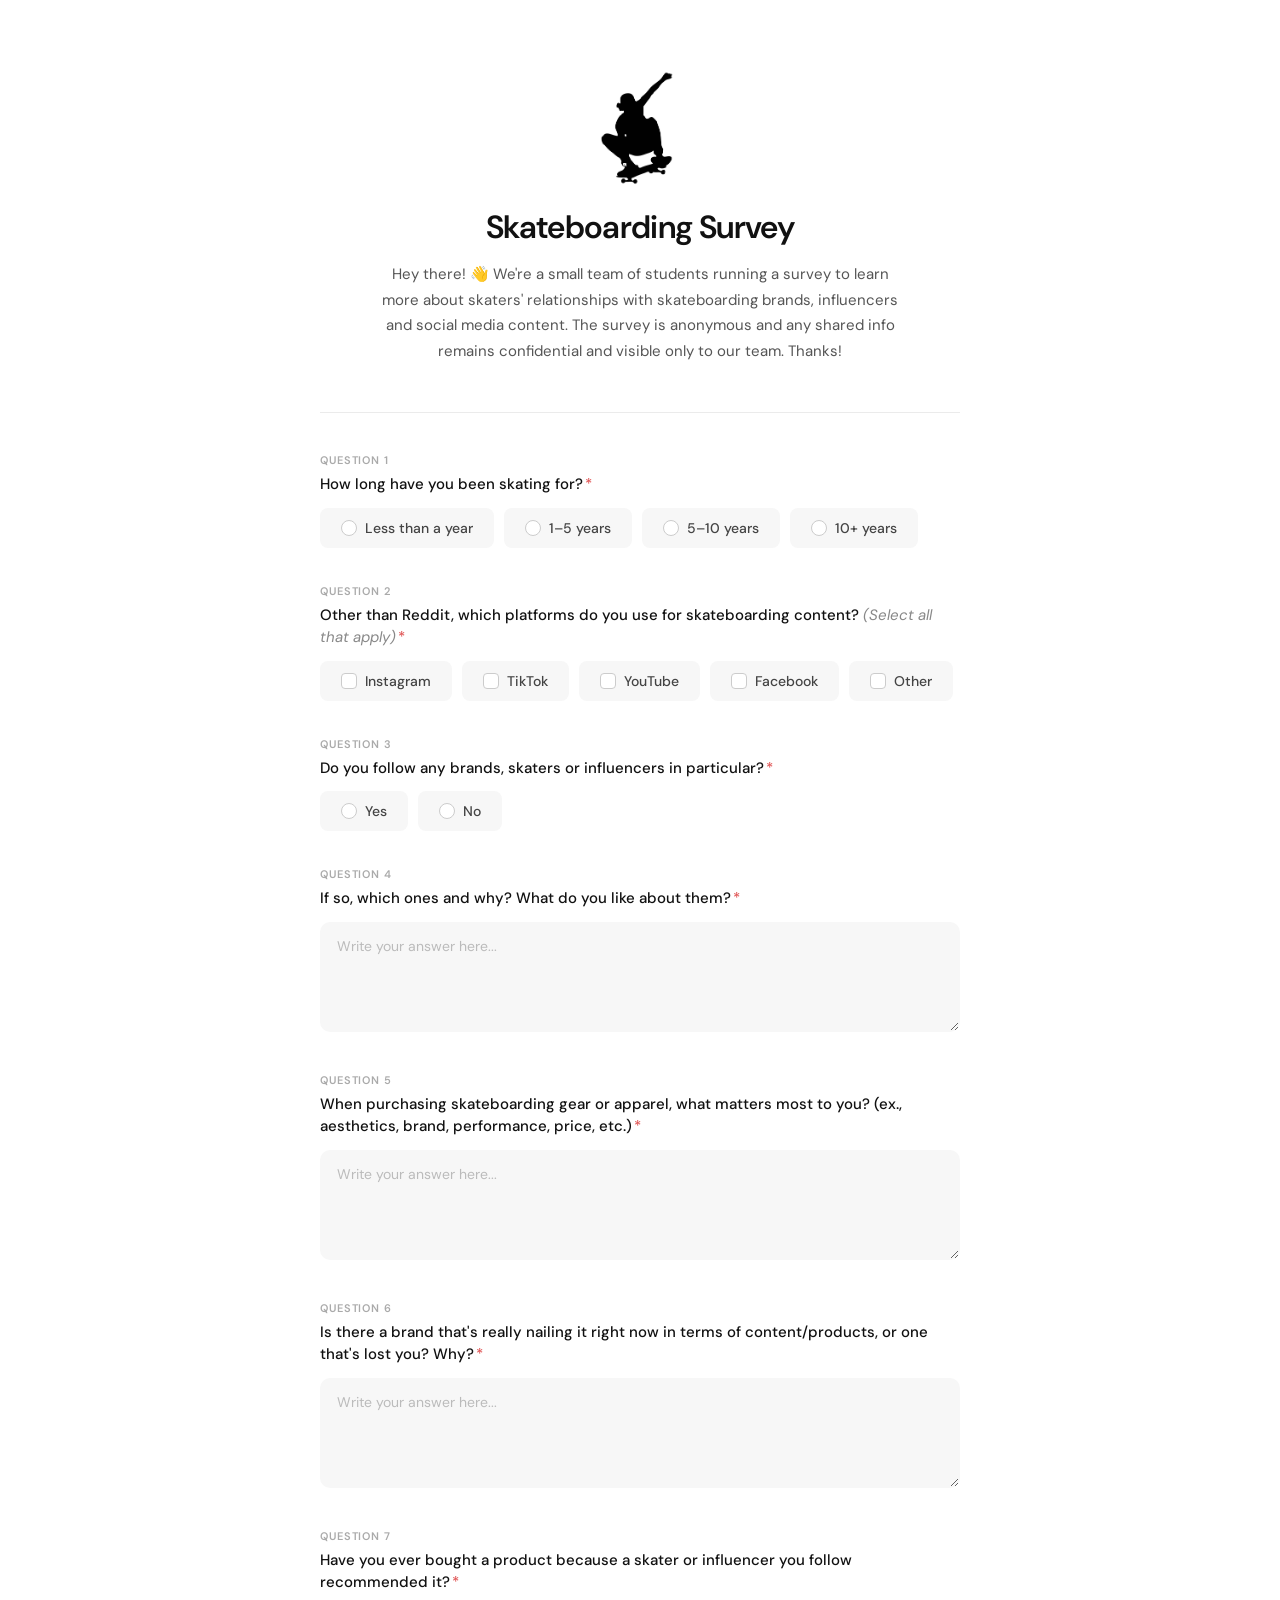
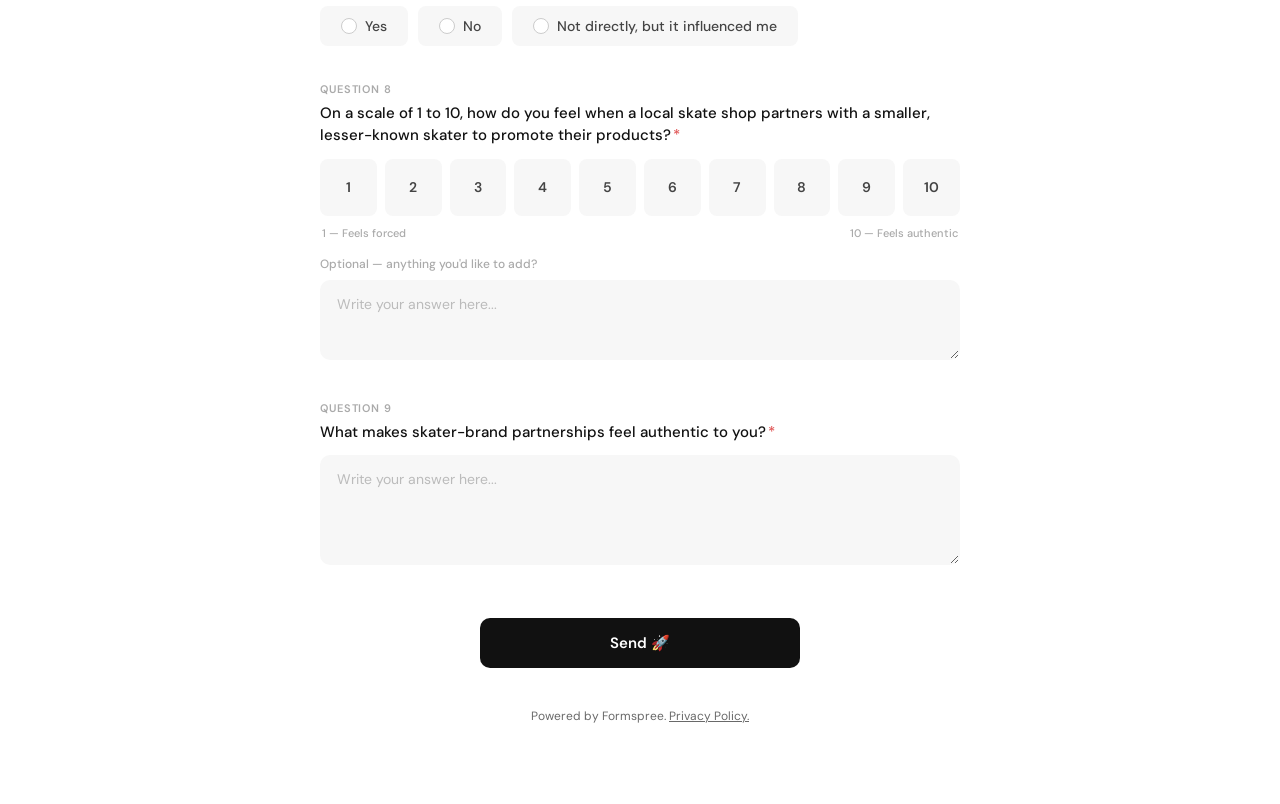
<file: reddit-survey.html>
<!DOCTYPE html>
<html lang="en">
<head>
  <meta charset="UTF-8" />
  <meta name="viewport" content="width=device-width, initial-scale=1.0" />
  <title>Skateboarding Survey</title>
  <link href="https://fonts.googleapis.com/css2?family=DM+Sans:ital,opsz,wght@0,9..40,300;0,9..40,400;0,9..40,500;0,9..40,600;1,9..40,400&display=swap" rel="stylesheet" />
  <style>
    *, *::before, *::after {
      box-sizing: border-box;
      margin: 0;
      padding: 0;
    }

    body {
      font-family: 'DM Sans', sans-serif;
      background: #ffffff;
      color: #111111;
      min-height: 100vh;
      padding: 48px 16px 80px;
    }

    .survey-wrapper {
      max-width: 640px;
      margin: 0 auto;
    }

    /* ── Header ── */
    .survey-header {
      display: flex;
      flex-direction: column;
      align-items: center;
      text-align: center;
      margin-bottom: 48px;
    }

    .logo-placeholder {
      width: 160px;
      height: 160px;
      border-radius: 16px;
      background: #ffffff;
      display: flex;
      align-items: center;
      justify-content: center;
      overflow: hidden;
    }

    .logo-placeholder img {
      width: 100%;
      height: 100%;
      object-fit: contain;
    }

    .logo-placeholder .logo-label {
      font-size: 11px;
      font-weight: 500;
      color: #aaa;
      letter-spacing: 0.04em;
      text-transform: uppercase;
    }

    .survey-title {
      font-size: clamp(24px, 5vw, 32px);
      font-weight: 600;
      letter-spacing: -0.02em;
      line-height: 1.2;
      margin-bottom: 16px;
      color: #111;
    }

    .survey-description {
      font-size: 15px;
      font-weight: 400;
      line-height: 1.7;
      color: #555;
      max-width: 520px;
    }

    /* ── Divider ── */
    .divider {
      border: none;
      border-top: 1px solid #ebebeb;
      margin-bottom: 40px;
    }

    /* ── Questions ── */
    .question-block {
      margin-bottom: 36px;
    }

    .question-label {
      display: block;
      font-size: 15px;
      font-weight: 500;
      color: #111;
      margin-bottom: 12px;
      line-height: 1.5;
    }

    .question-number {
      font-size: 11px;
      font-weight: 600;
      letter-spacing: 0.08em;
      text-transform: uppercase;
      color: #aaa;
      display: block;
      margin-bottom: 6px;
    }

    /* ── Text area ── */
    textarea {
      width: 100%;
      min-height: 110px;
      padding: 14px 16px;
      background: #f7f7f7;
      border: 1.5px solid transparent;
      border-radius: 10px;
      font-family: 'DM Sans', sans-serif;
      font-size: 14px;
      color: #111;
      resize: vertical;
      transition: border-color 0.18s ease, background 0.18s ease;
      outline: none;
    }

    textarea::placeholder {
      color: #bbb;
    }

    textarea:focus {
      border-color: #111;
      background: #fafafa;
    }

    /* ── Radio group (single select) ── */
    .radio-group {
      display: flex;
      gap: 10px;
      flex-wrap: wrap;
    }

    .radio-option {
      position: relative;
    }

    .radio-option input[type="radio"] {
      position: absolute;
      opacity: 0;
      width: 0;
      height: 0;
    }

    .radio-option label {
      display: inline-flex;
      align-items: center;
      gap: 8px;
      padding: 10px 20px;
      background: #f7f7f7;
      border: 1.5px solid transparent;
      border-radius: 8px;
      font-size: 14px;
      font-weight: 500;
      color: #444;
      cursor: pointer;
      transition: all 0.15s ease;
      user-select: none;
    }

    .radio-option label::before {
      content: '';
      width: 16px;
      height: 16px;
      border-radius: 50%;
      border: 1.5px solid #ccc;
      flex-shrink: 0;
      transition: all 0.15s ease;
      background: #fff;
    }

    .radio-option input[type="radio"]:checked + label {
      background: #111;
      border-color: #111;
      color: #fff;
    }

    .radio-option input[type="radio"]:checked + label::before {
      border-color: #fff;
      background: #fff;
      box-shadow: inset 0 0 0 4px #111;
    }

    .radio-option label:hover {
      border-color: #ccc;
    }

    /* ── Checkbox group (multi-select) ── */
    .checkbox-group {
      display: flex;
      gap: 10px;
      flex-wrap: wrap;
    }

    .checkbox-option {
      position: relative;
    }

    .checkbox-option input[type="checkbox"] {
      position: absolute;
      opacity: 0;
      width: 0;
      height: 0;
    }

    .checkbox-option label {
      display: inline-flex;
      align-items: center;
      gap: 8px;
      padding: 10px 20px;
      background: #f7f7f7;
      border: 1.5px solid transparent;
      border-radius: 8px;
      font-size: 14px;
      font-weight: 500;
      color: #444;
      cursor: pointer;
      transition: all 0.15s ease;
      user-select: none;
    }

    .checkbox-option label::before {
      content: '';
      width: 16px;
      height: 16px;
      border-radius: 4px;
      border: 1.5px solid #ccc;
      flex-shrink: 0;
      transition: all 0.15s ease;
      background: #fff;
    }

    .checkbox-option input[type="checkbox"]:checked + label {
      background: #111;
      border-color: #111;
      color: #fff;
    }

    .checkbox-option input[type="checkbox"]:checked + label::before {
      border-color: #fff;
      background: #fff;
      /* Checkmark via box-shadow trick */
      box-shadow: inset 0 0 0 3px #111;
      /* Use a background image for the tick */
      background-image: url("data:image/svg+xml,%3Csvg viewBox='0 0 16 16' fill='none' xmlns='http://www.w3.org/2000/svg'%3E%3Cpath d='M3 8l3.5 3.5 6.5-7' stroke='%23111' stroke-width='2' stroke-linecap='round' stroke-linejoin='round'/%3E%3C/svg%3E");
      background-size: 12px;
      background-repeat: no-repeat;
      background-position: center;
      box-shadow: none;
    }

    .checkbox-option label:hover {
      border-color: #ccc;
    }

    /* "Other" text input that appears inline */
    .other-input-wrapper {
      display: none;
      margin-top: 10px;
    }

    .other-input-wrapper.visible {
      display: block;
    }

    .other-input {
      width: 100%;
      padding: 10px 16px;
      background: #f7f7f7;
      border: 1.5px solid transparent;
      border-radius: 10px;
      font-family: 'DM Sans', sans-serif;
      font-size: 14px;
      color: #111;
      outline: none;
      transition: border-color 0.18s ease, background 0.18s ease;
    }

    .other-input::placeholder {
      color: #bbb;
    }

    .other-input:focus {
      border-color: #111;
      background: #fafafa;
    }

    /* ── Scale 1–10 ── */
    .scale-wrapper {
      display: flex;
      flex-direction: column;
      gap: 10px;
      margin-bottom: 16px;
    }

    .scale-buttons {
      display: flex;
      gap: 8px;
      flex-wrap: nowrap;
    }

    .scale-btn {
      flex: 1;
      min-width: 0;
      aspect-ratio: 1;
      background: #f7f7f7;
      border: 1.5px solid transparent;
      border-radius: 8px;
      font-family: 'DM Sans', sans-serif;
      font-size: 14px;
      font-weight: 600;
      color: #444;
      cursor: pointer;
      transition: all 0.15s ease;
      display: flex;
      align-items: center;
      justify-content: center;
      padding: 0;
    }

    .scale-btn:hover {
      border-color: #ccc;
    }

    .scale-btn.selected {
      background: #111;
      border-color: #111;
      color: #fff;
    }

    .scale-labels {
      display: flex;
      justify-content: space-between;
      padding: 0 2px;
    }

    .scale-label-text {
      font-size: 11px;
      color: #aaa;
      font-weight: 500;
    }

    /* Optional follow-up textarea (smaller) */
    .optional-label {
      font-size: 12px;
      color: #aaa;
      font-weight: 500;
      display: block;
      margin-bottom: 8px;
      margin-top: 16px;
    }

    textarea.optional {
      min-height: 80px;
    }

    /* Required asterisk */
    .required-mark {
      color: #e05555;
      margin-left: 2px;
    }

    /* Validation message */
    .field-error {
      font-size: 12px;
      color: #e05555;
      margin-top: 6px;
      display: none;
    }

    .question-block.has-error .field-error {
      display: block;
    }

    .question-block.has-error textarea:not(.optional) {
      border-color: #e05555;
    }

    .question-block.has-error .scale-buttons {
      outline: 1.5px solid #e05555;
      border-radius: 8px;
    }

    .question-block.has-error .radio-group,
    .question-block.has-error .checkbox-group {
      outline: 1.5px solid #e05555;
      border-radius: 8px;
      padding: 8px;
    }

    /* ── Submit ── */
    .submit-row {
      margin-top: 48px;
      display: flex;
      justify-content: center;
    }

    .btn-submit {
      background: #111;
      color: #fff;
      border: none;
      border-radius: 10px;
      padding: 15px 48px;
      font-family: 'DM Sans', sans-serif;
      font-size: 15px;
      font-weight: 600;
      cursor: pointer;
      letter-spacing: -0.01em;
      transition: background 0.18s ease, transform 0.12s ease;
      width: 100%;
      max-width: 320px;
    }

    .btn-submit:hover {
      background: #333;
    }

    .btn-submit:active {
      transform: scale(0.98);
    }

    .btn-submit:disabled {
      background: #999;
      cursor: not-allowed;
    }

    /* ── Success message ── */
    .success-message {
      display: none;
      text-align: center;
      padding: 48px 24px;
    }

    .success-message.visible {
      display: block;
    }

    .success-message h2 {
      font-size: 44px;
      font-weight: 600;
      margin-bottom: 10px;
      letter-spacing: -0.02em;
    }

    .success-message p {
      font-size: 14px;
      color: #666;
      line-height: 1.6;
    }

    /* ── Responsive ── */
    @media (max-width: 480px) {
      body {
        padding: 32px 16px 64px;
      }

      .radio-group,
      .checkbox-group {
        flex-direction: column;
        gap: 8px;
      }

      .radio-option label,
      .checkbox-option label {
        width: 100%;
        justify-content: flex-start;
      }

      .scale-btn {
        font-size: 12px;
        border-radius: 6px;
      }
    }
  </style>
</head>
<body>

<div class="survey-wrapper">

  <!-- Header -->
  <div class="survey-header">
    <div class="logo-placeholder">
      <img src="skateboarding-icon.webp" alt="Skateboard Icon"/>
    </div>
    <h1 class="survey-title">Skateboarding Survey</h1>
    <p class="survey-description">
      Hey there! 👋 We're a small team of students running a survey to learn more about skaters' relationships with skateboarding brands, influencers and social media content. The survey is anonymous and any shared info remains confidential and visible only to our team. Thanks!
    </p>
  </div>

  <hr class="divider" />

  <!-- Form -->
  <form id="surveyForm" novalidate>

    <!-- Q1: How long skating — single select radio -->
    <div class="question-block" id="block-1">
      <span class="question-number">Question 1</span>
      <label class="question-label">
        How long have you been skating for?<span class="required-mark">*</span>
      </label>
      <div class="radio-group" role="radiogroup" aria-label="How long have you been skating">
        <div class="radio-option">
          <input type="radio" id="q1_a" name="q1" value="Less than a year" />
          <label for="q1_a">Less than a year</label>
        </div>
        <div class="radio-option">
          <input type="radio" id="q1_b" name="q1" value="1–5 years" />
          <label for="q1_b">1–5 years</label>
        </div>
        <div class="radio-option">
          <input type="radio" id="q1_c" name="q1" value="5–10 years" />
          <label for="q1_c">5–10 years</label>
        </div>
        <div class="radio-option">
          <input type="radio" id="q1_d" name="q1" value="10+ years" />
          <label for="q1_d">10+ years</label>
        </div>
      </div>
      <span class="field-error">Please select an option.</span>
    </div>

    <!-- Q2: Platforms — multi-select checkbox -->
    <div class="question-block" id="block-2">
      <span class="question-number">Question 2</span>
      <label class="question-label">
        Other than Reddit, which platforms do you use for skateboarding content? <em style="font-weight:400;color:#888;">(Select all that apply)</em><span class="required-mark">*</span>
      </label>
      <div class="checkbox-group" role="group" aria-label="Platforms">
        <div class="checkbox-option">
          <input type="checkbox" id="q2_instagram" name="q2" value="Instagram" />
          <label for="q2_instagram">Instagram</label>
        </div>
        <div class="checkbox-option">
          <input type="checkbox" id="q2_tiktok" name="q2" value="TikTok" />
          <label for="q2_tiktok">TikTok</label>
        </div>
        <div class="checkbox-option">
          <input type="checkbox" id="q2_youtube" name="q2" value="YouTube" />
          <label for="q2_youtube">YouTube</label>
        </div>
        <div class="checkbox-option">
          <input type="checkbox" id="q2_facebook" name="q2" value="Facebook" />
          <label for="q2_facebook">Facebook</label>
        </div>
        <div class="checkbox-option">
          <input type="checkbox" id="q2_other" name="q2" value="Other" />
          <label for="q2_other">Other</label>
        </div>
      </div>
      <div class="other-input-wrapper" id="q2_other_wrapper">
        <input type="text" class="other-input" id="q2_other_text" placeholder="Please specify…" />
      </div>
      <span class="field-error">Please select at least one option.</span>
    </div>

    <!-- Q3: Follow online skate creators — yes/no -->
    <div class="question-block" id="block-3">
      <span class="question-number">Question 3</span>
      <label class="question-label">
        Do you follow any brands, skaters or influencers in particular?<span class="required-mark">*</span>
      </label>
      <div class="radio-group" role="radiogroup" aria-label="Do you follow online skate creators">
        <div class="radio-option">
          <input type="radio" id="q3_yes" name="q3" value="Yes" />
          <label for="q3_yes">Yes</label>
        </div>
        <div class="radio-option">
          <input type="radio" id="q3_no" name="q3" value="No" />
          <label for="q3_no">No</label>
        </div>
      </div>
      <span class="field-error">Please select an option.</span>
    </div>

    <!-- Q4: Why do you follow -->
    <div class="question-block" id="block-4">
      <span class="question-number">Question 4</span>
      <label class="question-label" for="q4">
        If so, which ones and why? What do you like about them?<span class="required-mark">*</span>
      </label>
      <textarea
        id="q4"
        name="q4"
        placeholder="Write your answer here..."
        required
      ></textarea>
      <span class="field-error">Please answer this question.</span>
    </div>

    <!-- Q5: Purchasing decisions — text area -->
    <div class="question-block" id="block-5">
      <span class="question-number">Question 5</span>
      <label class="question-label" for="q5">
        When purchasing skateboarding gear or apparel, what matters most to you? (ex., aesthetics, brand, performance, price, etc.)<span class="required-mark">*</span>
      </label>
      <textarea
        id="q5"
        name="q5"
        placeholder="Write your answer here..."
        required
      ></textarea>
      <span class="field-error">Please answer this question.</span>
    </div>

    <!-- Q6: Brand nailing it / lost you — text area -->
    <div class="question-block" id="block-6">
      <span class="question-number">Question 6</span>
      <label class="question-label" for="q6">
        Is there a brand that's really nailing it right now in terms of content/products, or one that's lost you? Why?<span class="required-mark">*</span>
      </label>
      <textarea
        id="q6"
        name="q6"
        placeholder="Write your answer here..."
        required
      ></textarea>
      <span class="field-error">Please answer this question.</span>
    </div>

    <!-- Q7: Bought because skater recommended — single select radio -->
    <div class="question-block" id="block-7">
      <span class="question-number">Question 7</span>
      <label class="question-label">
        Have you ever bought a product because a skater or influencer you follow recommended it?<span class="required-mark">*</span>
      </label>
      <div class="radio-group" role="radiogroup" aria-label="Have you ever bought a product because a skater recommended it">
        <div class="radio-option">
          <input type="radio" id="q7_yes" name="q7" value="Yes" />
          <label for="q7_yes">Yes</label>
        </div>
        <div class="radio-option">
          <input type="radio" id="q7_no" name="q7" value="No" />
          <label for="q7_no">No</label>
        </div>
        <div class="radio-option">
          <input type="radio" id="q7_influenced" name="q7" value="Not directly, but it influenced me" />
          <label for="q7_influenced">Not directly, but it influenced me</label>
        </div>
      </div>
      <span class="field-error">Please select an option.</span>
    </div>

    <!-- Q8: Scale 1–10 + optional text -->
    <div class="question-block" id="block-8">
      <span class="question-number">Question 8</span>
      <label class="question-label">
        On a scale of 1 to 10, how do you feel when a local skate shop partners with a smaller, lesser-known skater to promote their products?<span class="required-mark">*</span>
      </label>
      <div class="scale-wrapper">
        <div class="scale-buttons" id="scaleButtons" role="group" aria-label="Scale 1 to 10">
          <!-- Buttons injected by JS -->
        </div>
        <div class="scale-labels">
          <span class="scale-label-text">1 — Feels forced</span>
          <span class="scale-label-text">10 — Feels authentic</span>
        </div>
      </div>
      <span class="optional-label">Optional — anything you'd like to add?</span>
      <textarea
        id="q8_text"
        name="q8_text"
        class="optional"
        placeholder="Write your answer here..."
      ></textarea>
      <span class="field-error">Please select a value.</span>
    </div>

    <!-- Q9: Authentic partnerships — text area -->
    <div class="question-block" id="block-9">
      <span class="question-number">Question 9</span>
      <label class="question-label" for="q9">
        What makes skater-brand partnerships feel authentic to you?<span class="required-mark">*</span>
      </label>
      <textarea
        id="q9"
        name="q9"
        placeholder="Write your answer here..."
        required
      ></textarea>
      <span class="field-error">Please answer this question.</span>
    </div>

    <!-- Submit -->
    <div class="submit-row">
      <button type="submit" class="btn-submit">Send 🚀</button>
    </div>
  <p style="font-size: 12px; color: dimgray; text-align: center; margin-top: 40px;">Powered by Formspree. <span><a style="color: dimgray;" href="https://formspree.io/legal/privacy-policy/">Privacy Policy.</a></span></p>

  </form>

  <!-- Success state -->
  <div class="success-message" id="successMessage">
    <h2>🍻</h2>
    <p>Your answers were submitted successfully.</p>
  </div>

</div>

<script>
  /* ── Scale buttons ── */
  const scaleContainer = document.getElementById('scaleButtons');
  let selectedScale = null;

  for (let i = 1; i <= 10; i++) {
    const btn = document.createElement('button');
    btn.type = 'button';
    btn.className = 'scale-btn';
    btn.textContent = i;
    btn.dataset.value = i;
    btn.addEventListener('click', () => {
      selectedScale = i;
      document.querySelectorAll('.scale-btn').forEach(b => b.classList.remove('selected'));
      btn.classList.add('selected');
      document.getElementById('block-8').classList.remove('has-error');
    });
    scaleContainer.appendChild(btn);
  }

  /* ── Q2 "Other" checkbox reveals text input ── */
  const q2OtherCheckbox = document.getElementById('q2_other');
  const q2OtherWrapper = document.getElementById('q2_other_wrapper');

  q2OtherCheckbox.addEventListener('change', () => {
    if (q2OtherCheckbox.checked) {
      q2OtherWrapper.classList.add('visible');
    } else {
      q2OtherWrapper.classList.remove('visible');
      document.getElementById('q2_other_text').value = '';
    }
  });

  /* Clear Q3 error on change */
  document.querySelectorAll('input[name="q3"]').forEach(r =>
    r.addEventListener('change', () => document.getElementById('block-3').classList.remove('has-error'))
  );

  /* ── Validation helpers ── */
  function isRadioAnswered(name) {
    return !!document.querySelector(`input[name="${name}"]:checked`);
  }

  function isCheckboxGroupAnswered(name) {
    return !!document.querySelector(`input[name="${name}"]:checked`);
  }

  function isTextareaAnswered(id) {
    const el = document.getElementById(id);
    return el && el.value.trim().length > 0;
  }

  /* Clear errors on input */
  document.querySelectorAll('input[name="q1"]').forEach(r =>
    r.addEventListener('change', () => document.getElementById('block-1').classList.remove('has-error'))
  );
  document.querySelectorAll('input[name="q2"]').forEach(r =>
    r.addEventListener('change', () => document.getElementById('block-2').classList.remove('has-error'))
  );
  document.querySelectorAll('input[name="q7"]').forEach(r =>
    r.addEventListener('change', () => document.getElementById('block-7').classList.remove('has-error'))
  );

  ['q4','q5','q6','q9'].forEach(id => {
    const el = document.getElementById(id);
    if (el) el.addEventListener('input', () => {
      const blockId = 'block-' + id.replace('q','');
      document.getElementById(blockId).classList.remove('has-error');
    });
  });

  /* ── Form submission ── */
  const form = document.getElementById('surveyForm');

  form.addEventListener('submit', async (e) => {
    e.preventDefault();

    let valid = true;
    let firstError = null;

    function markError(blockId) {
      const block = document.getElementById(blockId);
      block.classList.add('has-error');
      if (!firstError) firstError = block;
      valid = false;
    }

    // Q1 — required radio
    if (!isRadioAnswered('q1')) markError('block-1');

    // Q2 — required at least one checkbox
    if (!isCheckboxGroupAnswered('q2')) markError('block-2');

    // Q3 — required radio
    if (!isRadioAnswered('q3')) markError('block-3');

    // Q4 — always required
    if (!isTextareaAnswered('q4')) markError('block-4');

    // Q5, Q6, Q9 — required textareas
    if (!isTextareaAnswered('q5')) markError('block-5');
    if (!isTextareaAnswered('q6')) markError('block-6');

    // Q7 — required radio
    if (!isRadioAnswered('q7')) markError('block-7');

    // Q8 — required scale
    if (selectedScale === null) markError('block-8');

    // Q9 — required textarea
    if (!isTextareaAnswered('q9')) markError('block-9');

    if (!valid) {
      if (firstError) firstError.scrollIntoView({ behavior: 'smooth', block: 'center' });
      return;
    }

    const btn = form.querySelector('.btn-submit');
    btn.disabled = true;
    btn.textContent = 'Sending…';

    /* Collect answers */
    const q2Checked = Array.from(document.querySelectorAll('input[name="q2"]:checked')).map(cb => {
      if (cb.value === 'Other') {
        const txt = document.getElementById('q2_other_text').value.trim();
        return txt ? `Other: ${txt}` : 'Other';
      }
      return cb.value;
    });

    const answers = {
      q1_skating_duration: document.querySelector('input[name="q1"]:checked')?.value,
      q2_platforms: q2Checked.join(', '),
      q3_follows_creators: document.querySelector('input[name="q3"]:checked')?.value,
      q4_why_follow: document.getElementById('q4').value.trim() || null,
      q5_purchase_priorities: document.getElementById('q5').value.trim(),
      q6_brand_impressions: document.getElementById('q6').value.trim(),
      q7_bought_from_recommendation: document.querySelector('input[name="q7"]:checked')?.value,
      q8_authenticity_scale: selectedScale,
      q8_authenticity_comment: document.getElementById('q8_text').value.trim() || null,
      q9_authentic_partnerships: document.getElementById('q9').value.trim(),
      timestamp: new Date().toISOString(),
    };

    try {
      await fetch('https://formspree.io/f/mnjrlzzg', {
        method: 'POST',
        headers: { 'Content-Type': 'application/json', 'Accept': 'application/json' },
        body: JSON.stringify(answers),
      });
    } catch (err) {
      console.error('Submission error:', err);
    }

    form.style.display = 'none';
    document.getElementById('successMessage').classList.add('visible');
  });
</script>
<script data-goatcounter="https://seabass.goatcounter.com/count"
        async src="https://gc.zgo.at/count.js"></script>

</body>
</html>
</file>
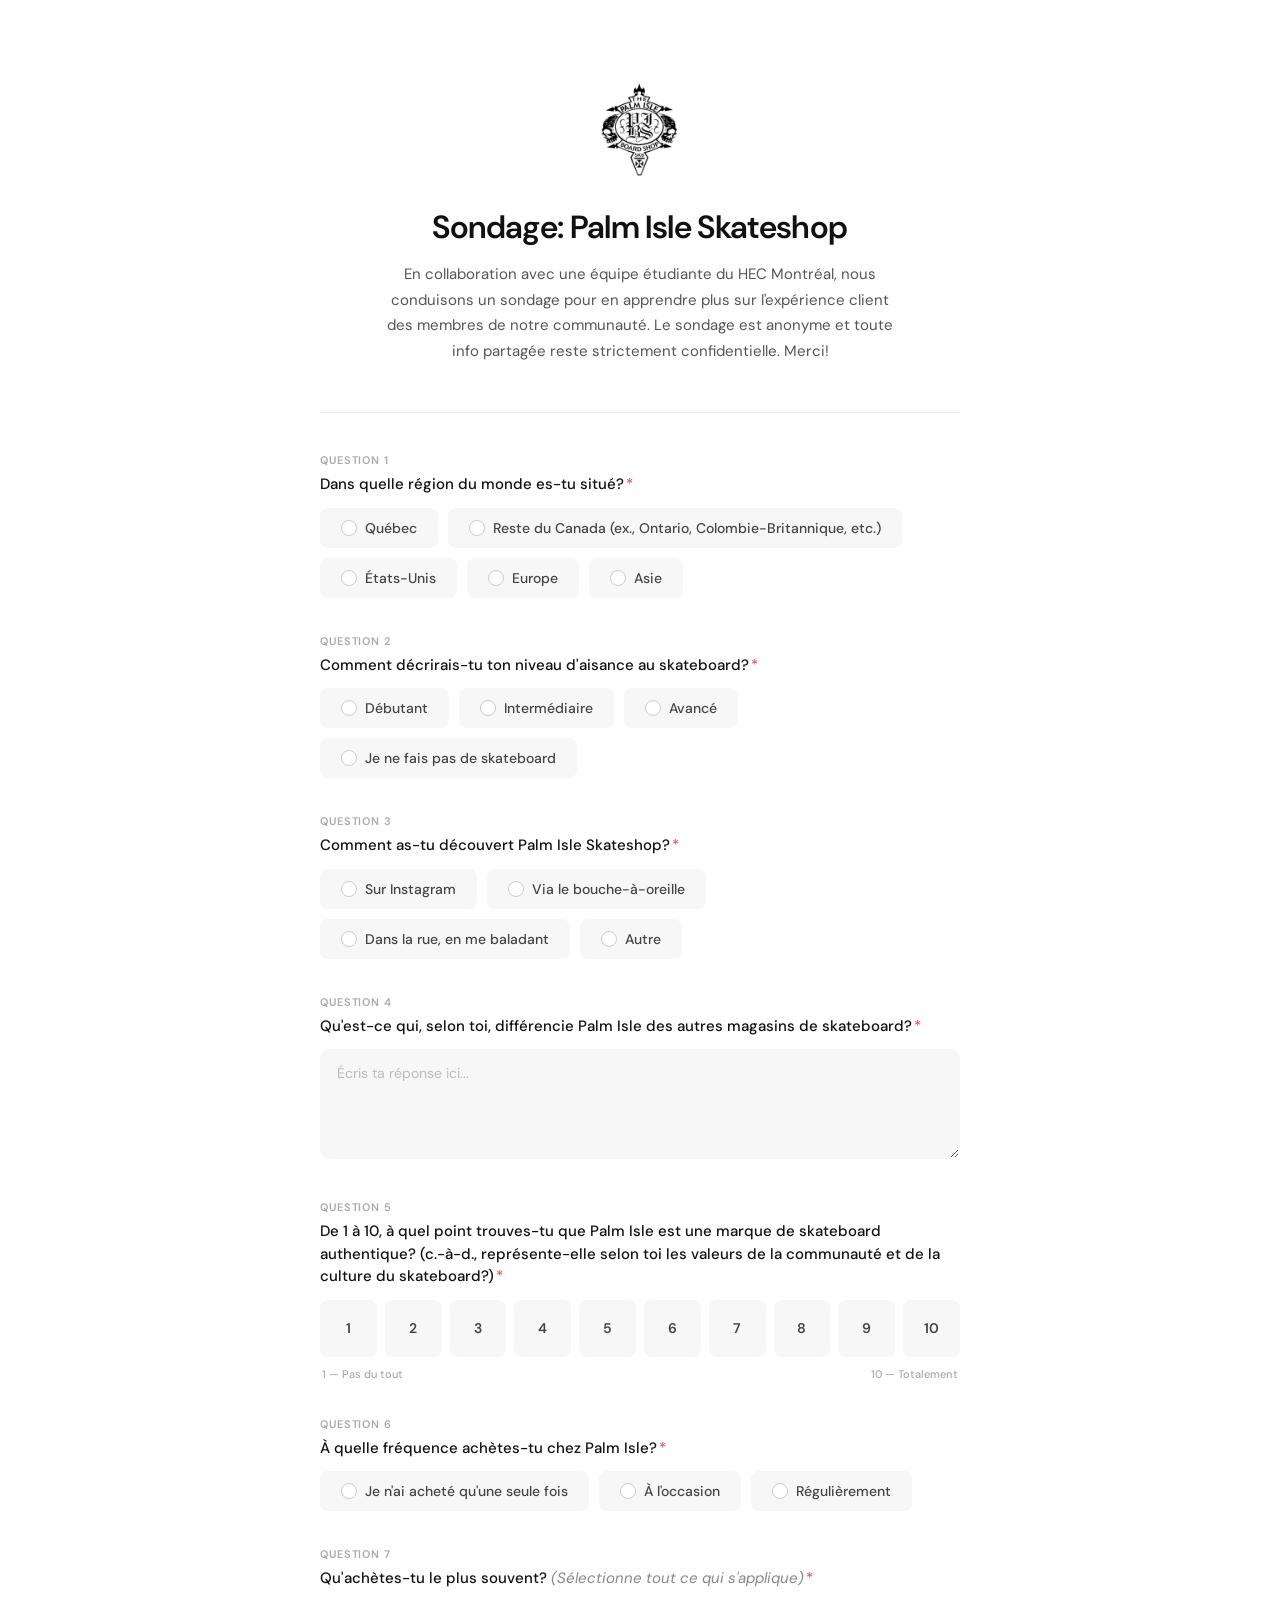
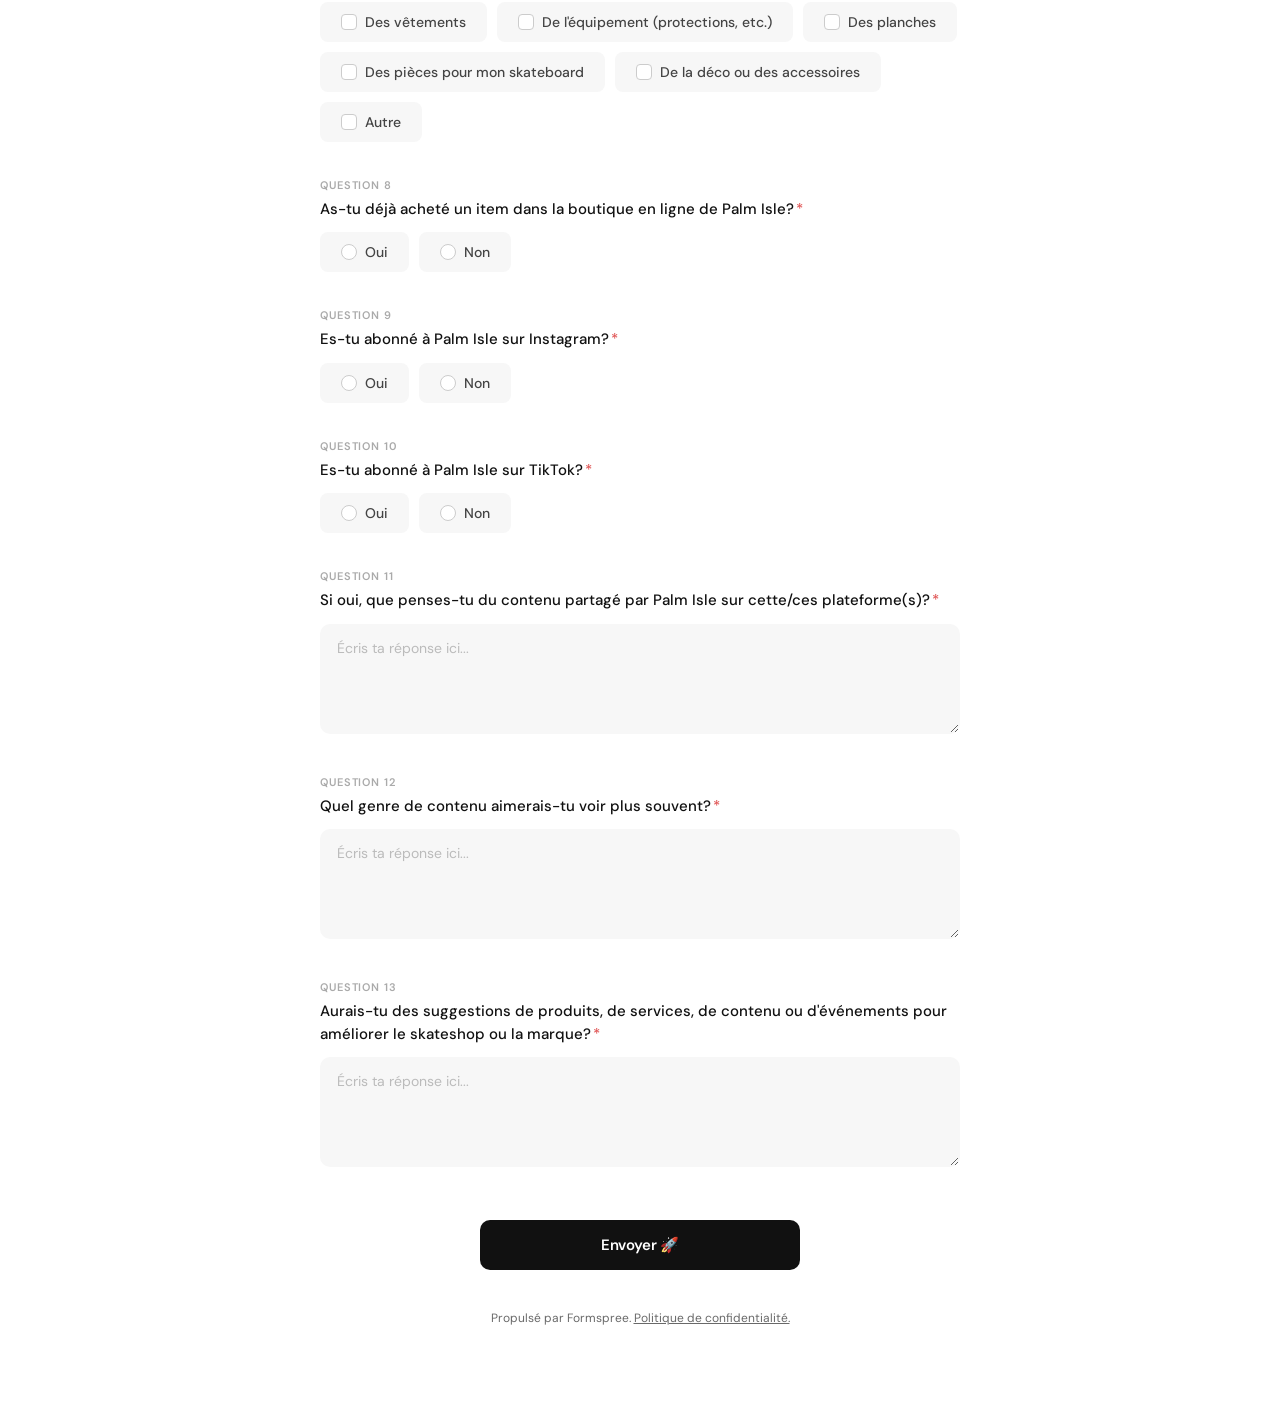
<file: sondage-pis.html>
<!DOCTYPE html>
<html lang="fr">
<head>
  <meta charset="UTF-8" />
  <meta name="viewport" content="width=device-width, initial-scale=1.0" />
  <title>Sondage: Palm Isle Skateshop</title>
  <link href="https://fonts.googleapis.com/css2?family=DM+Sans:ital,opsz,wght@0,9..40,300;0,9..40,400;0,9..40,500;0,9..40,600;1,9..40,400&display=swap" rel="stylesheet" />
  <style>
    *, *::before, *::after {
      box-sizing: border-box;
      margin: 0;
      padding: 0;
    }

    body {
      font-family: 'DM Sans', sans-serif;
      background: #ffffff;
      color: #111111;
      min-height: 100vh;
      padding: 48px 16px 80px;
    }

    .survey-wrapper {
      max-width: 640px;
      margin: 0 auto;
    }

    /* ── Header ── */
    .survey-header {
      display: flex;
      flex-direction: column;
      align-items: center;
      text-align: center;
      margin-bottom: 48px;
    }

    .logo-placeholder {
      width: 160px;
      height: 160px;
      border-radius: 16px;
      background: #ffffff;
      display: flex;
      align-items: center;
      justify-content: center;
      overflow: hidden;
    }

    .logo-placeholder img {
      width: 100%;
      height: 100%;
      object-fit: contain;
    }

    .survey-title {
      font-size: clamp(24px, 5vw, 32px);
      font-weight: 600;
      letter-spacing: -0.02em;
      line-height: 1.2;
      margin-bottom: 16px;
      color: #111;
    }

    .survey-description {
      font-size: 15px;
      font-weight: 400;
      line-height: 1.7;
      color: #555;
      max-width: 520px;
    }

    /* ── Divider ── */
    .divider {
      border: none;
      border-top: 1px solid #ebebeb;
      margin-bottom: 40px;
    }

    /* ── Questions ── */
    .question-block {
      margin-bottom: 36px;
    }

    .question-label {
      display: block;
      font-size: 15px;
      font-weight: 500;
      color: #111;
      margin-bottom: 12px;
      line-height: 1.5;
    }

    .question-number {
      font-size: 11px;
      font-weight: 600;
      letter-spacing: 0.08em;
      text-transform: uppercase;
      color: #aaa;
      display: block;
      margin-bottom: 6px;
    }

    /* ── Text area ── */
    textarea {
      width: 100%;
      min-height: 110px;
      padding: 14px 16px;
      background: #f7f7f7;
      border: 1.5px solid transparent;
      border-radius: 10px;
      font-family: 'DM Sans', sans-serif;
      font-size: 14px;
      color: #111;
      resize: vertical;
      transition: border-color 0.18s ease, background 0.18s ease;
      outline: none;
    }

    textarea::placeholder { color: #bbb; }

    textarea:focus {
      border-color: #111;
      background: #fafafa;
    }

    /* ── Radio group ── */
    .radio-group {
      display: flex;
      gap: 10px;
      flex-wrap: wrap;
    }

    .radio-option { position: relative; }

    .radio-option input[type="radio"] {
      position: absolute;
      opacity: 0;
      width: 0;
      height: 0;
    }

    .radio-option label {
      display: inline-flex;
      align-items: center;
      gap: 8px;
      padding: 10px 20px;
      background: #f7f7f7;
      border: 1.5px solid transparent;
      border-radius: 8px;
      font-size: 14px;
      font-weight: 500;
      color: #444;
      cursor: pointer;
      transition: all 0.15s ease;
      user-select: none;
    }

    .radio-option label::before {
      content: '';
      width: 16px;
      height: 16px;
      border-radius: 50%;
      border: 1.5px solid #ccc;
      flex-shrink: 0;
      transition: all 0.15s ease;
      background: #fff;
    }

    .radio-option input[type="radio"]:checked + label {
      background: #111;
      border-color: #111;
      color: #fff;
    }

    .radio-option input[type="radio"]:checked + label::before {
      border-color: #fff;
      background: #fff;
      box-shadow: inset 0 0 0 4px #111;
    }

    .radio-option label:hover { border-color: #ccc; }

    /* ── Checkbox group (multi-select) ── */
    .checkbox-group {
      display: flex;
      gap: 10px;
      flex-wrap: wrap;
    }

    .checkbox-option { position: relative; }

    .checkbox-option input[type="checkbox"] {
      position: absolute;
      opacity: 0;
      width: 0;
      height: 0;
    }

    .checkbox-option label {
      display: inline-flex;
      align-items: center;
      gap: 8px;
      padding: 10px 20px;
      background: #f7f7f7;
      border: 1.5px solid transparent;
      border-radius: 8px;
      font-size: 14px;
      font-weight: 500;
      color: #444;
      cursor: pointer;
      transition: all 0.15s ease;
      user-select: none;
    }

    .checkbox-option label::before {
      content: '';
      width: 16px;
      height: 16px;
      border-radius: 4px;
      border: 1.5px solid #ccc;
      flex-shrink: 0;
      transition: all 0.15s ease;
      background: #fff;
    }

    .checkbox-option input[type="checkbox"]:checked + label {
      background: #111;
      border-color: #111;
      color: #fff;
    }

    .checkbox-option input[type="checkbox"]:checked + label::before {
      border-color: #fff;
      background-image: url("data:image/svg+xml,%3Csvg viewBox='0 0 16 16' fill='none' xmlns='http://www.w3.org/2000/svg'%3E%3Cpath d='M3 8l3.5 3.5 6.5-7' stroke='%23111' stroke-width='2' stroke-linecap='round' stroke-linejoin='round'/%3E%3C/svg%3E");
      background-size: 12px;
      background-repeat: no-repeat;
      background-position: center;
      background-color: #fff;
    }

    .checkbox-option label:hover { border-color: #ccc; }

    /* "Autre" text input reveal */
    .other-input-wrapper { display: none; margin-top: 10px; }
    .other-input-wrapper.visible { display: block; }

    .other-input {
      width: 100%;
      padding: 10px 16px;
      background: #f7f7f7;
      border: 1.5px solid transparent;
      border-radius: 10px;
      font-family: 'DM Sans', sans-serif;
      font-size: 14px;
      color: #111;
      outline: none;
      transition: border-color 0.18s ease, background 0.18s ease;
    }

    .other-input::placeholder { color: #bbb; }
    .other-input:focus { border-color: #111; background: #fafafa; }

    /* ── Scale 1–10 ── */
    .scale-wrapper {
      display: flex;
      flex-direction: column;
      gap: 10px;
      margin-bottom: 16px;
    }

    .scale-buttons {
      display: flex;
      gap: 8px;
      flex-wrap: nowrap;
    }

    .scale-btn {
      flex: 1;
      min-width: 0;
      aspect-ratio: 1;
      background: #f7f7f7;
      border: 1.5px solid transparent;
      border-radius: 8px;
      font-family: 'DM Sans', sans-serif;
      font-size: 14px;
      font-weight: 600;
      color: #444;
      cursor: pointer;
      transition: all 0.15s ease;
      display: flex;
      align-items: center;
      justify-content: center;
      padding: 0;
    }

    .scale-btn:hover { border-color: #ccc; }

    .scale-btn.selected {
      background: #111;
      border-color: #111;
      color: #fff;
    }

    .scale-labels {
      display: flex;
      justify-content: space-between;
      padding: 0 2px;
    }

    .scale-label-text {
      font-size: 11px;
      color: #aaa;
      font-weight: 500;
    }

    /* Optional textarea */
    .optional-label {
      font-size: 12px;
      color: #aaa;
      font-weight: 500;
      display: block;
      margin-bottom: 8px;
      margin-top: 16px;
    }

    textarea.optional { min-height: 80px; }

    /* Required asterisk */
    .required-mark { color: #e05555; margin-left: 2px; }

    /* Validation */
    .field-error {
      font-size: 12px;
      color: #e05555;
      margin-top: 6px;
      display: none;
    }

    .question-block.has-error .field-error { display: block; }
    .question-block.has-error textarea:not(.optional) { border-color: #e05555; }

    .question-block.has-error .scale-buttons {
      outline: 1.5px solid #e05555;
      border-radius: 8px;
    }

    .question-block.has-error .radio-group,
    .question-block.has-error .checkbox-group {
      outline: 1.5px solid #e05555;
      border-radius: 8px;
      padding: 8px;
    }

    /* ── Submit ── */
    .submit-row {
      margin-top: 48px;
      display: flex;
      justify-content: center;
    }

    .btn-submit {
      background: #111;
      color: #fff;
      border: none;
      border-radius: 10px;
      padding: 15px 48px;
      font-family: 'DM Sans', sans-serif;
      font-size: 15px;
      font-weight: 600;
      cursor: pointer;
      letter-spacing: -0.01em;
      transition: background 0.18s ease, transform 0.12s ease;
      width: 100%;
      max-width: 320px;
    }

    .btn-submit:hover { background: #333; }
    .btn-submit:active { transform: scale(0.98); }
    .btn-submit:disabled { background: #999; cursor: not-allowed; }

    /* ── Success ── */
    .success-message {
      display: none;
      text-align: center;
      padding: 48px 24px;
    }

    .success-message.visible { display: block; }

    .success-message h2 {
      font-size: 44px;
      font-weight: 600;
      margin-bottom: 10px;
      letter-spacing: -0.02em;
    }

    .success-message p {
      font-size: 14px;
      color: #666;
      line-height: 1.6;
    }

    /* ── Responsive ── */
    @media (max-width: 480px) {
      body { padding: 32px 16px 64px; }

      .radio-group,
      .checkbox-group { flex-direction: column; gap: 8px; }

      .radio-option label,
      .checkbox-option label { width: 100%; justify-content: flex-start; }

      .scale-btn { font-size: 12px; border-radius: 6px; }
    }
  </style>
</head>
<body>

<div class="survey-wrapper">

  <!-- Header -->
  <div class="survey-header">
    <div class="logo-placeholder">
      <img src="pis-logo.png" alt="Logo Palm Isle Skateshop" />
    </div>
    <h1 class="survey-title">Sondage: Palm Isle Skateshop</h1>
    <p class="survey-description">
      En collaboration avec une équipe étudiante du HEC Montréal, nous conduisons un sondage pour en apprendre plus sur l'expérience client des membres de notre communauté. Le sondage est anonyme et toute info partagée reste strictement confidentielle. Merci!
    </p>
  </div>

  <hr class="divider" />

  <form id="surveyForm" novalidate>

    <!-- Q1 : Zone -->
    <div class="question-block" id="block-1">
      <span class="question-number">Question 1</span>
      <label class="question-label">
        Dans quelle région du monde es-tu situé?<span class="required-mark">*</span>
      </label>
      <div class="radio-group" role="radiogroup" aria-label="Zone">
        <div class="radio-option">
          <input type="radio" id="q1_a" name="q1" value="Québec" />
          <label for="q1_a">Québec</label>
        </div>
        <div class="radio-option">
          <input type="radio" id="q1_b" name="q1" value="ROC" />
          <label for="q1_b">Reste du Canada (ex., Ontario, Colombie-Britannique, etc.)</label>
        </div>
        <div class="radio-option">
          <input type="radio" id="q1_c" name="q1" value="USA" />
          <label for="q1_c">États-Unis</label>
        </div>
        <div class="radio-option">
          <input type="radio" id="q1_d" name="q1" value="Europe" />
          <label for="q1_d">Europe</label>
        </div>
        <div class="radio-option">
          <input type="radio" id="q1_e" name="q1" value="Asie" />
          <label for="q1_e">Asie</label>
        </div>
      </div>
      <span class="field-error">Cette question est obligatoire.</span>
    </div>

    <!-- Q2 : Niveau de skateboard -->
    <div class="question-block" id="block-2">
      <span class="question-number">Question 2</span>
      <label class="question-label">
        Comment décrirais-tu ton niveau d'aisance au skateboard?<span class="required-mark">*</span>
      </label>
      <div class="radio-group" role="radiogroup" aria-label="Niveau de skateboard">
        <div class="radio-option">
          <input type="radio" id="q2_a" name="q2" value="Débutant" />
          <label for="q2_a">Débutant</label>
        </div>
        <div class="radio-option">
          <input type="radio" id="q2_b" name="q2" value="Intermédiaire" />
          <label for="q2_b">Intermédiaire</label>
        </div>
        <div class="radio-option">
          <input type="radio" id="q2_c" name="q2" value="Avancé" />
          <label for="q2_c">Avancé</label>
        </div>
        <div class="radio-option">
          <input type="radio" id="q2_d" name="q2" value="Je ne fais pas de skateboard" />
          <label for="q2_d">Je ne fais pas de skateboard</label>
        </div>
      </div>
      <span class="field-error">Cette question est obligatoire.</span>
    </div>

    <!-- Q3 : Découverte de Palm Isle -->
    <div class="question-block" id="block-3">
      <span class="question-number">Question 3</span>
      <label class="question-label">
        Comment as-tu découvert Palm Isle Skateshop?<span class="required-mark">*</span>
      </label>
      <div class="radio-group" role="radiogroup" aria-label="Découverte de Palm Isle">
        <div class="radio-option">
          <input type="radio" id="q3_a" name="q3" value="Sur Instagram" />
          <label for="q3_a">Sur Instagram</label>
        </div>
        <div class="radio-option">
          <input type="radio" id="q3_b" name="q3" value="Via le bouche-à-oreille" />
          <label for="q3_b">Via le bouche-à-oreille</label>
        </div>
        <div class="radio-option">
          <input type="radio" id="q3_c" name="q3" value="Dans la rue, en me baladant" />
          <label for="q3_c">Dans la rue, en me baladant</label>
        </div>
        <div class="radio-option">
          <input type="radio" id="q3_d" name="q3" value="Autre" />
          <label for="q3_d">Autre</label>
        </div>
      </div>
      <div class="other-input-wrapper" id="q3_other_wrapper">
        <input type="text" class="other-input" id="q3_other_text" placeholder="Précisez..." />
      </div>
      <span class="field-error">Cette question est obligatoire.</span>
    </div>

    <!-- Q4 : Différenciation Palm Isle (texte) -->
    <div class="question-block" id="block-4">
      <span class="question-number">Question 4</span>
      <label class="question-label" for="q4">
        Qu'est-ce qui, selon toi, différencie Palm Isle des autres magasins de skateboard?<span class="required-mark">*</span>
      </label>
      <textarea id="q4" name="q4" placeholder="Écris ta réponse ici..."></textarea>
      <span class="field-error">Cette question est obligatoire.</span>
    </div>

    <!-- Q5 : Échelle authenticité -->
    <div class="question-block" id="block-5">
      <span class="question-number">Question 5</span>
      <label class="question-label">
        De 1 à 10, à quel point trouves-tu que Palm Isle est une marque de skateboard authentique? (c.-à-d., représente-elle selon toi les valeurs de la communauté et de la culture du skateboard?)<span class="required-mark">*</span>
      </label>
      <div class="scale-wrapper">
        <div class="scale-buttons" id="scale-q5" role="group" aria-label="Note de 1 à 10"></div>
        <div class="scale-labels">
          <span class="scale-label-text">1 — Pas du tout</span>
          <span class="scale-label-text">10 — Totalement</span>
        </div>
      </div>
      <input type="hidden" id="q5_score" name="q5_score" value="" />
      <span class="field-error">Cette question est obligatoire.</span>
    </div>

    <!-- Q6 : Fréquence d'achat -->
    <div class="question-block" id="block-6">
      <span class="question-number">Question 6</span>
      <label class="question-label">
        À quelle fréquence achètes-tu chez Palm Isle?<span class="required-mark">*</span>
      </label>
      <div class="radio-group" role="radiogroup" aria-label="Fréquence d'achat">
        <div class="radio-option">
          <input type="radio" id="q6_a" name="q6" value="Une seule fois" />
          <label for="q6_a">Je n'ai acheté qu'une seule fois</label>
        </div>
        <div class="radio-option">
          <input type="radio" id="q6_b" name="q6" value="À l'occasion" />
          <label for="q6_b">À l'occasion</label>
        </div>
        <div class="radio-option">
          <input type="radio" id="q6_c" name="q6" value="Régulièrement" />
          <label for="q6_c">Régulièrement</label>
        </div>
      </div>
      <span class="field-error">Cette question est obligatoire.</span>
    </div>

    <!-- Q7 : Catégories d'achat (multi-select) -->
    <div class="question-block" id="block-7">
      <span class="question-number">Question 7</span>
      <label class="question-label">
        Qu'achètes-tu le plus souvent? <em style="font-weight:400;color:#888;">(Sélectionne tout ce qui s'applique)</em><span class="required-mark">*</span>
      </label>
      <div class="checkbox-group" role="group" aria-label="Catégories d'achat">
        <div class="checkbox-option">
          <input type="checkbox" id="q7_a" name="q7" value="Des vêtements" />
          <label for="q7_a">Des vêtements</label>
        </div>
        <div class="checkbox-option">
          <input type="checkbox" id="q7_b" name="q7" value="De l'équipement (protections, etc.)" />
          <label for="q7_b">De l'équipement (protections, etc.)</label>
        </div>
        <div class="checkbox-option">
          <input type="checkbox" id="q7_c" name="q7" value="Des planches" />
          <label for="q7_c">Des planches</label>
        </div>
        <div class="checkbox-option">
          <input type="checkbox" id="q7_d" name="q7" value="Des pièces pour mon skateboard" />
          <label for="q7_d">Des pièces pour mon skateboard</label>
        </div>
        <div class="checkbox-option">
          <input type="checkbox" id="q7_e" name="q7" value="De la déco ou des accessoires" />
          <label for="q7_e">De la déco ou des accessoires</label>
        </div>
        <div class="checkbox-option">
          <input type="checkbox" id="q7_f" name="q7" value="De la déco ou des accessoires" />
          <label for="q7_f">Autre</label>
        </div>
      </div>
      <span class="field-error">Sélectionne au moins une option.</span>
    </div>

    <!-- Q8 : Boutique en ligne -->
    <div class="question-block" id="block-8">
      <span class="question-number">Question 8</span>
      <label class="question-label">
        As-tu déjà acheté un item dans la boutique en ligne de Palm Isle?<span class="required-mark">*</span>
      </label>
      <div class="radio-group" role="radiogroup" aria-label="Boutique en ligne">
        <div class="radio-option">
          <input type="radio" id="q8_oui" name="q8" value="Oui" />
          <label for="q8_oui">Oui</label>
        </div>
        <div class="radio-option">
          <input type="radio" id="q8_non" name="q8" value="Non" />
          <label for="q8_non">Non</label>
        </div>
      </div>
      <span class="field-error">Cette question est obligatoire.</span>
    </div>

    <!-- Q9 : Abonné Instagram -->
    <div class="question-block" id="block-9">
      <span class="question-number">Question 9</span>
      <label class="question-label">
        Es-tu abonné à Palm Isle sur Instagram?<span class="required-mark">*</span>
      </label>
      <div class="radio-group" role="radiogroup" aria-label="Abonné Instagram">
        <div class="radio-option">
          <input type="radio" id="q9_oui" name="q9" value="Oui" />
          <label for="q9_oui">Oui</label>
        </div>
        <div class="radio-option">
          <input type="radio" id="q9_non" name="q9" value="Non" />
          <label for="q9_non">Non</label>
        </div>
      </div>
      <span class="field-error">Cette question est obligatoire.</span>
    </div>

    <!-- Q10 : Abonné TikTok -->
    <div class="question-block" id="block-10">
      <span class="question-number">Question 10</span>
      <label class="question-label">
        Es-tu abonné à Palm Isle sur TikTok?<span class="required-mark">*</span>
      </label>
      <div class="radio-group" role="radiogroup" aria-label="Abonné TikTok">
        <div class="radio-option">
          <input type="radio" id="q10_oui" name="q10" value="Oui" />
          <label for="q10_oui">Oui</label>
        </div>
        <div class="radio-option">
          <input type="radio" id="q10_non" name="q10" value="Non" />
          <label for="q10_non">Non</label>
        </div>
      </div>
      <span class="field-error">Cette question est obligatoire.</span>
    </div>

    <!-- Q11 : Avis sur le contenu (texte) -->
    <div class="question-block" id="block-11">
      <span class="question-number">Question 11</span>
      <label class="question-label" for="q11">
        Si oui, que penses-tu du contenu partagé par Palm Isle sur cette/ces plateforme(s)?<span class="required-mark">*</span>
      </label>
      <textarea id="q11" name="q11" placeholder="Écris ta réponse ici..."></textarea>
      <span class="field-error">Cette question est obligatoire.</span>
    </div>

    <!-- Q12 : Contenu souhaité (texte) -->
    <div class="question-block" id="block-12">
      <span class="question-number">Question 12</span>
      <label class="question-label" for="q12">
        Quel genre de contenu aimerais-tu voir plus souvent?<span class="required-mark">*</span>
      </label>
      <textarea id="q12" name="q12" placeholder="Écris ta réponse ici..."></textarea>
      <span class="field-error">Cette question est obligatoire.</span>
    </div>

    <!-- Q13 : Suggestions (texte) -->
    <div class="question-block" id="block-13">
      <span class="question-number">Question 13</span>
      <label class="question-label" for="q13">
        Aurais-tu des suggestions de produits, de services, de contenu ou d'événements pour améliorer le skateshop ou la marque?<span class="required-mark">*</span>
      </label>
      <textarea id="q13" name="q13" placeholder="Écris ta réponse ici..."></textarea>
      <span class="field-error">Cette question est obligatoire.</span>
    </div>

    <!-- Submit -->
    <div class="submit-row">
      <button type="submit" class="btn-submit">Envoyer 🚀</button>
    </div>
  <p style="font-size: 12px; color: dimgray; text-align: center; margin-top: 40px;">Propulsé par Formspree. <span><a style="color: dimgray;" href="https://formspree.io/legal/privacy-policy/">Politique de confidentialité.</a></span></p>

  </form>

  <!-- Success state -->
  <div class="success-message" id="successMessage">
    <h2>🍻</h2>
    <p>Tes réponses ont été envoyées avec succès.</p>
  </div>

</div>

<script>
  /* ── Scale Q5 ── */
  const scaleContainer = document.getElementById('scale-q5');
  const scaleHidden    = document.getElementById('q5_score');

  for (let i = 1; i <= 10; i++) {
    const btn = document.createElement('button');
    btn.type = 'button';
    btn.className = 'scale-btn';
    btn.textContent = i;
    btn.dataset.value = i;
    btn.addEventListener('click', () => {
      scaleContainer.querySelectorAll('.scale-btn').forEach(b => b.classList.remove('selected'));
      btn.classList.add('selected');
      scaleHidden.value = i;
      document.getElementById('block-5').classList.remove('has-error');
    });
    scaleContainer.appendChild(btn);
  }

  /* ── Q3 "Autre" reveals text input ── */
  document.querySelectorAll('input[name="q3"]').forEach(r => {
    r.addEventListener('change', () => {
      const wrapper = document.getElementById('q3_other_wrapper');
      if (r.value === 'Autre' && r.checked) {
        wrapper.classList.add('visible');
      } else {
        wrapper.classList.remove('visible');
        document.getElementById('q3_other_text').value = '';
      }
    });
  });

  /* ── Validation helpers ── */
  function isRadioAnswered(name) {
    return !!document.querySelector(`input[name="${name}"]:checked`);
  }

  function isCheckboxAnswered(name) {
    return !!document.querySelector(`input[name="${name}"]:checked`);
  }

  function isTextareaAnswered(id) {
    const el = document.getElementById(id);
    return el && el.value.trim().length > 0;
  }

  /* ── Clear errors on interaction ── */
  ['q1','q2','q3','q6','q8','q9','q10'].forEach(name => {
    document.querySelectorAll(`input[name="${name}"]`).forEach(r =>
      r.addEventListener('change', () => {
        const idx = name.replace('q','');
        document.getElementById('block-' + idx).classList.remove('has-error');
      })
    );
  });

  document.querySelectorAll('input[name="q7"]').forEach(cb =>
    cb.addEventListener('change', () => document.getElementById('block-7').classList.remove('has-error'))
  );

  ['q4','q11','q12','q13'].forEach(id => {
    const el = document.getElementById(id);
    if (el) el.addEventListener('input', () => {
      const idx = id.replace('q','');
      document.getElementById('block-' + idx).classList.remove('has-error');
    });
  });

  /* ── Form submission ── */
  const form = document.getElementById('surveyForm');

  form.addEventListener('submit', async (e) => {
    e.preventDefault();

    let valid = true;
    let firstError = null;

    function markError(blockId) {
      const block = document.getElementById(blockId);
      block.classList.add('has-error');
      if (!firstError) firstError = block;
      valid = false;
    }

    if (!isRadioAnswered('q1'))     markError('block-1');
    if (!isRadioAnswered('q2'))     markError('block-2');
    if (!isRadioAnswered('q3'))     markError('block-3');
    if (!isTextareaAnswered('q4'))  markError('block-4');
    if (!scaleHidden.value)         markError('block-5');
    if (!isRadioAnswered('q6'))     markError('block-6');
    if (!isCheckboxAnswered('q7'))  markError('block-7');
    if (!isRadioAnswered('q8'))     markError('block-8');
    if (!isRadioAnswered('q9'))     markError('block-9');
    if (!isRadioAnswered('q10'))    markError('block-10');
    if (!isTextareaAnswered('q11')) markError('block-11');
    if (!isTextareaAnswered('q12')) markError('block-12');
    if (!isTextareaAnswered('q13')) markError('block-13');

    if (!valid) {
      if (firstError) firstError.scrollIntoView({ behavior: 'smooth', block: 'center' });
      return;
    }

    const btn = form.querySelector('.btn-submit');
    btn.disabled = true;
    btn.textContent = 'Envoi en cours…';

    /* Collect answers */
    const q3Checked = document.querySelector('input[name="q3"]:checked');
    let q3Val = q3Checked ? q3Checked.value : '';
    if (q3Val === 'Autre') {
      const txt = document.getElementById('q3_other_text').value.trim();
      if (txt) q3Val = 'Autre: ' + txt;
    }

    const q7Checked = Array.from(document.querySelectorAll('input[name="q7"]:checked')).map(cb => cb.value);

    const answers = {
      q1_zone:                document.querySelector('input[name="q1"]:checked')?.value,
      q2_niveau:             document.querySelector('input[name="q2"]:checked')?.value,
      q3_decouverte:         q3Val,
      q4_differenciation:    document.getElementById('q4').value.trim(),
      q5_authenticite_score: scaleHidden.value,
      q6_frequence:          document.querySelector('input[name="q6"]:checked')?.value,
      q7_categories:         q7Checked.join(', '),
      q8_boutique_enligne:   document.querySelector('input[name="q8"]:checked')?.value,
      q9_instagram:          document.querySelector('input[name="q9"]:checked')?.value,
      q10_tiktok:            document.querySelector('input[name="q10"]:checked')?.value,
      q11_avis_contenu:      document.getElementById('q11').value.trim(),
      q12_contenu_souhaite:  document.getElementById('q12').value.trim(),
      q13_suggestions:       document.getElementById('q13').value.trim(),
      timestamp:             new Date().toISOString(),
    };

    try {
      await fetch('https://formspree.io/f/xkoepkzy', {
        method: 'POST',
        headers: { 'Content-Type': 'application/json', 'Accept': 'application/json' },
        body: JSON.stringify(answers),
      });
    } catch (err) {
      console.error("Erreur lors de l'envoi:", err);
    }

    form.style.display = 'none';
    document.getElementById('successMessage').classList.add('visible');
  });
</script>
<script data-goatcounter="https://seabass.goatcounter.com/count"
        async src="https://gc.zgo.at/count.js"></script>

</body>
</html>
</file>
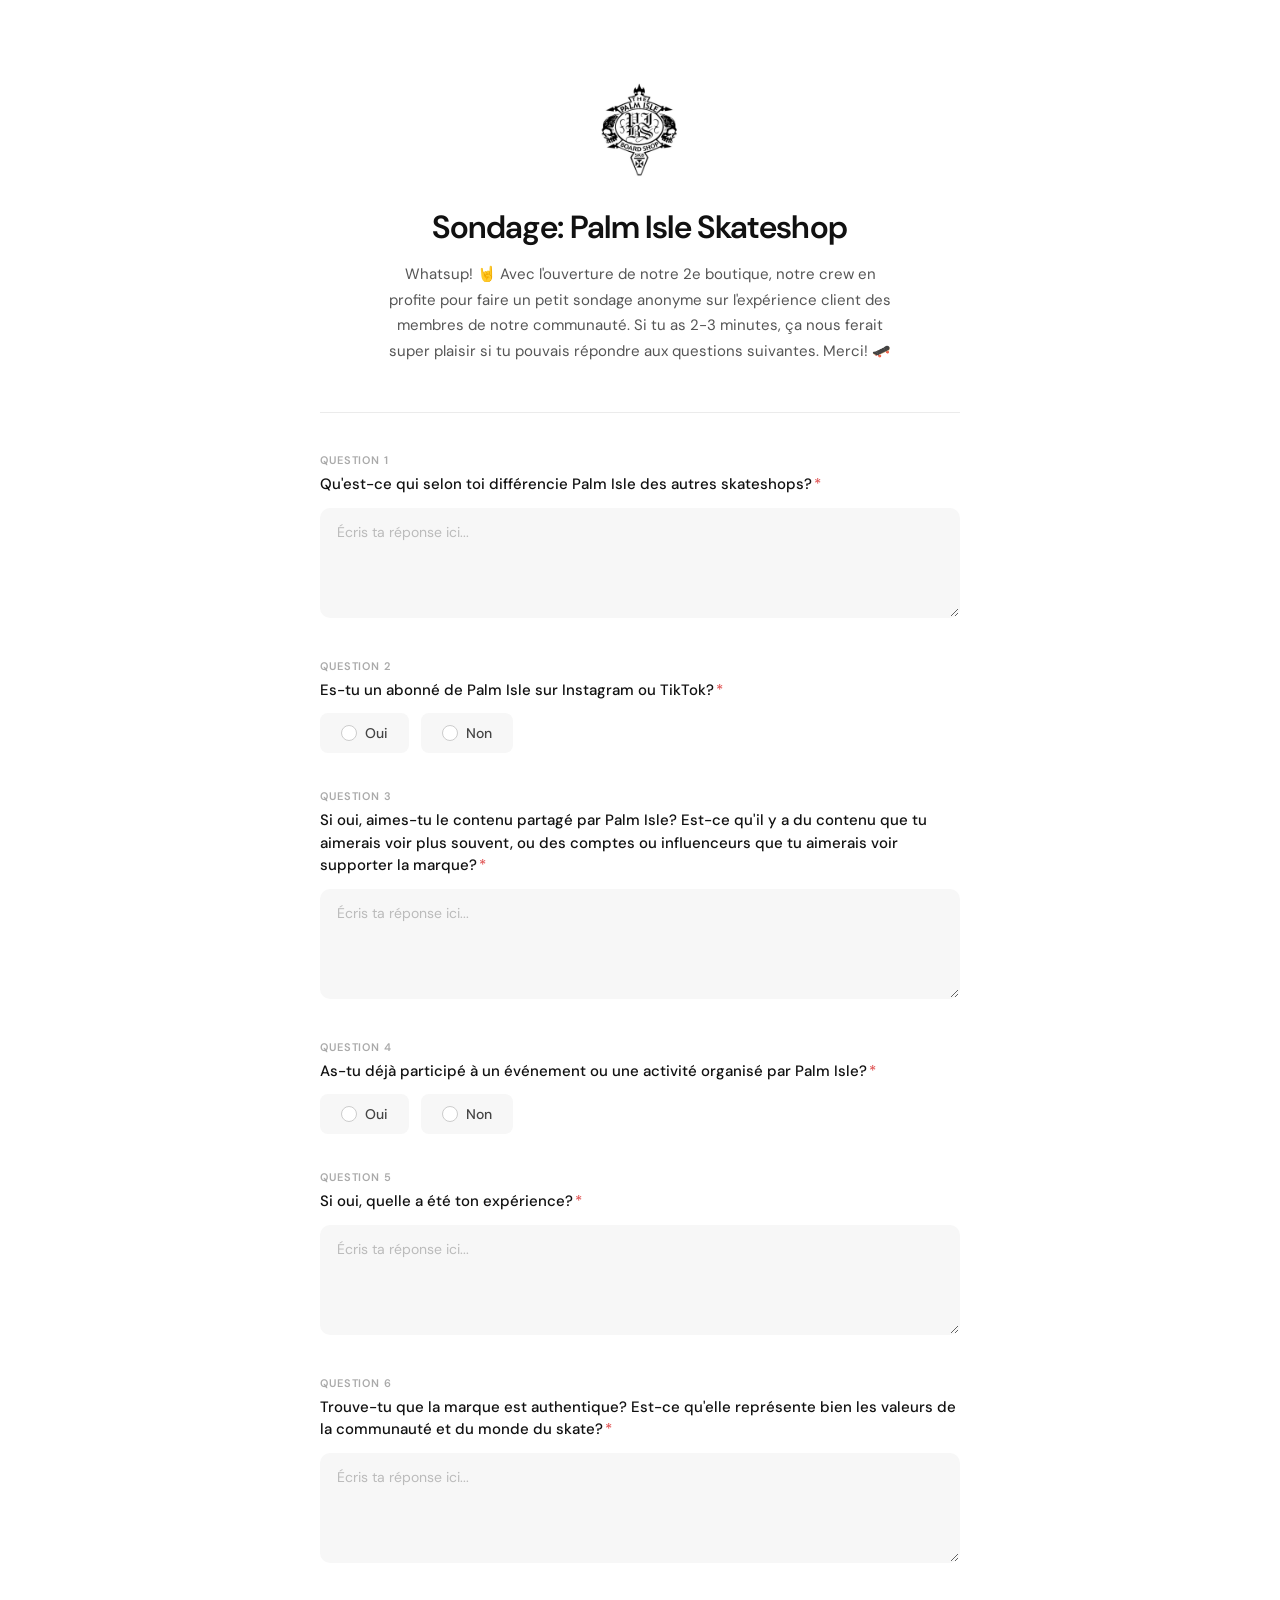
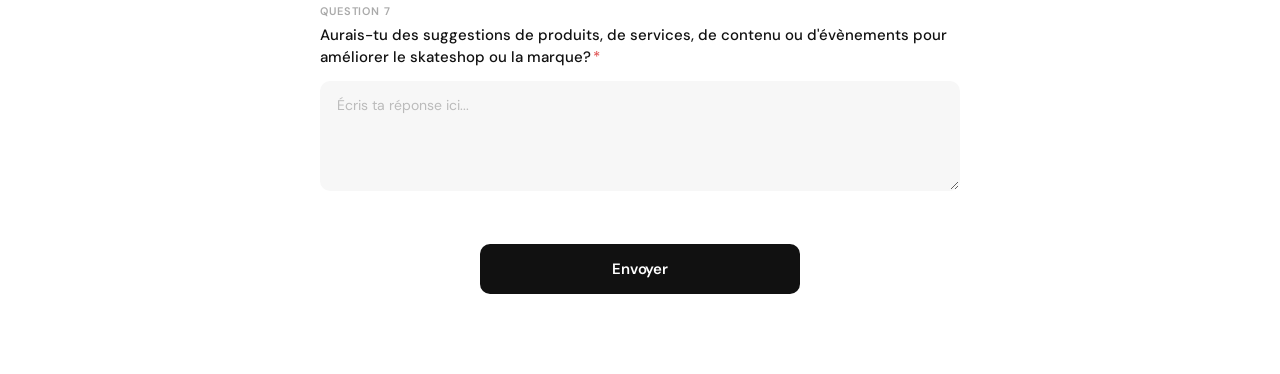
<file: survey (1).html>
<!DOCTYPE html>
<html lang="fr">
<head>
  <meta charset="UTF-8" />
  <meta name="viewport" content="width=device-width, initial-scale=1.0" />
  <title>Sondage: Palm Isle Skateshop</title>
  <link href="https://fonts.googleapis.com/css2?family=DM+Sans:ital,opsz,wght@0,9..40,300;0,9..40,400;0,9..40,500;0,9..40,600;1,9..40,400&display=swap" rel="stylesheet" />
  <style>
    *, *::before, *::after {
      box-sizing: border-box;
      margin: 0;
      padding: 0;
    }

    body {
      font-family: 'DM Sans', sans-serif;
      background: #ffffff;
      color: #111111;
      min-height: 100vh;
      padding: 48px 16px 80px;
    }

    .survey-wrapper {
      max-width: 640px;
      margin: 0 auto;
    }

    /* ── Header ── */
    .survey-header {
      display: flex;
      flex-direction: column;
      align-items: center;
      text-align: center;
      margin-bottom: 48px;
    }

    .logo-placeholder {
      width: 160px;
      height: 160px;
      border-radius: 16px;
      background: #ffffff;
      display: flex;
      align-items: center;
      justify-content: center;
      overflow: hidden;
    }

    .logo-placeholder img {
      width: 100%;
      height: 100%;
      object-fit: contain;
    }

    .logo-placeholder .logo-label {
      font-size: 11px;
      font-weight: 500;
      color: #aaa;
      letter-spacing: 0.04em;
      text-transform: uppercase;
    }

    .survey-title {
      font-size: clamp(24px, 5vw, 32px);
      font-weight: 600;
      letter-spacing: -0.02em;
      line-height: 1.2;
      margin-bottom: 16px;
      color: #111;
    }

    .survey-description {
      font-size: 15px;
      font-weight: 400;
      line-height: 1.7;
      color: #555;
      max-width: 520px;
    }

    /* ── Divider ── */
    .divider {
      border: none;
      border-top: 1px solid #ebebeb;
      margin-bottom: 40px;
    }

    /* ── Questions ── */
    .question-block {
      margin-bottom: 36px;
    }

    .question-label {
      display: block;
      font-size: 15px;
      font-weight: 500;
      color: #111;
      margin-bottom: 12px;
      line-height: 1.5;
    }

    .question-number {
      font-size: 11px;
      font-weight: 600;
      letter-spacing: 0.08em;
      text-transform: uppercase;
      color: #aaa;
      display: block;
      margin-bottom: 6px;
    }

    /* Text area */
    textarea {
      width: 100%;
      min-height: 110px;
      padding: 14px 16px;
      background: #f7f7f7;
      border: 1.5px solid transparent;
      border-radius: 10px;
      font-family: 'DM Sans', sans-serif;
      font-size: 14px;
      color: #111;
      resize: vertical;
      transition: border-color 0.18s ease, background 0.18s ease;
      outline: none;
    }

    textarea::placeholder {
      color: #bbb;
    }

    textarea:focus {
      border-color: #111;
      background: #fafafa;
    }

    textarea:invalid:not(:placeholder-shown) {
      border-color: #e05555;
    }

    /* Radio group */
    .radio-group {
      display: flex;
      gap: 12px;
      flex-wrap: wrap;
    }

    .radio-option {
      position: relative;
    }

    .radio-option input[type="radio"] {
      position: absolute;
      opacity: 0;
      width: 0;
      height: 0;
    }

    .radio-option label {
      display: inline-flex;
      align-items: center;
      gap: 8px;
      padding: 10px 20px;
      background: #f7f7f7;
      border: 1.5px solid transparent;
      border-radius: 8px;
      font-size: 14px;
      font-weight: 500;
      color: #444;
      cursor: pointer;
      transition: all 0.15s ease;
      user-select: none;
    }

    .radio-option label::before {
      content: '';
      width: 16px;
      height: 16px;
      border-radius: 50%;
      border: 1.5px solid #ccc;
      flex-shrink: 0;
      transition: all 0.15s ease;
      background: #fff;
    }

    .radio-option input[type="radio"]:checked + label {
      background: #111;
      border-color: #111;
      color: #fff;
    }

    .radio-option input[type="radio"]:checked + label::before {
      border-color: #fff;
      background: #fff;
      box-shadow: inset 0 0 0 4px #111;
    }

    .radio-option label:hover {
      border-color: #ccc;
    }

    /* Required asterisk */
    .required-mark {
      color: #e05555;
      margin-left: 2px;
    }

    /* Validation message */
    .field-error {
      font-size: 12px;
      color: #e05555;
      margin-top: 6px;
      display: none;
    }

    .question-block.has-error .field-error {
      display: block;
    }

    .question-block.has-error textarea {
      border-color: #e05555;
    }

    /* ── Submit ── */
    .submit-row {
      margin-top: 48px;
      display: flex;
      justify-content: center;
    }

    .btn-submit {
      background: #111;
      color: #fff;
      border: none;
      border-radius: 10px;
      padding: 15px 48px;
      font-family: 'DM Sans', sans-serif;
      font-size: 15px;
      font-weight: 600;
      cursor: pointer;
      letter-spacing: -0.01em;
      transition: background 0.18s ease, transform 0.12s ease;
      width: 100%;
      max-width: 320px;
    }

    .btn-submit:hover {
      background: #333;
    }

    .btn-submit:active {
      transform: scale(0.98);
    }

    .btn-submit:disabled {
      background: #999;
      cursor: not-allowed;
    }

    /* ── Success message ── */
    .success-message {
      display: none;
      text-align: center;
      padding: 48px 24px;
    }

    .success-message.visible {
      display: block;
    }

    .success-icon {
      font-size: 40px;
      margin-bottom: 16px;
    }

    .success-message h2 {
      font-size: 22px;
      font-weight: 600;
      margin-bottom: 10px;
      letter-spacing: -0.02em;
    }

    .success-message p {
      font-size: 14px;
      color: #666;
      line-height: 1.6;
    }

    /* ── Responsive ── */
    @media (max-width: 480px) {
      body {
        padding: 32px 16px 64px;
      }

      .radio-group {
        flex-direction: column;
        gap: 8px;
      }

      .radio-option label {
        width: 100%;
        justify-content: flex-start;
      }
    }
  </style>
</head>
<body>

<div class="survey-wrapper">

  <!-- Header -->
  <div class="survey-header">
    <div class="logo-placeholder">
      <!-- Replace the span below with: <img src="your-logo.png" alt="Company logo" /> -->
      <img src="pis-logo.png" alt="Logo"/>
    </div>
    <h1 class="survey-title">Sondage: Palm Isle Skateshop</h1>
    <p class="survey-description">
      Whatsup! 🤘 Avec l'ouverture de notre 2e boutique, notre crew en profite pour faire un petit sondage anonyme sur l'expérience client des membres de notre communauté. Si tu as 2-3 minutes, ça nous ferait super plaisir si tu pouvais répondre aux questions suivantes. Merci! 🛹
    </p>
  </div>

  <hr class="divider" />

  <!-- Form -->
  <form id="surveyForm" novalidate>

    <!-- Q1: Text area -->
    <div class="question-block" id="block-1">
      <span class="question-number">Question 1</span>
      <label class="question-label" for="q1">
        Qu'est-ce qui selon toi différencie Palm Isle des autres skateshops?<span class="required-mark">*</span>
      </label>
      <textarea
        id="q1"
        name="q1"
        placeholder="Écris ta réponse ici..."
        required
      ></textarea>
      <span class="field-error">Cette question est obligatoire.</span>
    </div>

    <!-- Q2: Oui / Non -->
    <div class="question-block" id="block-2">
      <span class="question-number">Question 2</span>
      <label class="question-label">
        Es-tu un abonné de Palm Isle sur Instagram ou TikTok?<span class="required-mark">*</span>
      </label>
      <div class="radio-group" role="radiogroup">
        <div class="radio-option">
          <input type="radio" name="q2" id="q2-Oui" value="Oui" required />
          <label for="q2-Oui">Oui</label>
        </div>
        <div class="radio-option">
          <input type="radio" name="q2" id="q2-Non" value="Non" />
          <label for="q2-Non">Non</label>
        </div>
      </div>
      <span class="field-error">Cette question est obligatoire.</span>
    </div>

    <!-- Q3: Text area -->
    <div class="question-block" id="block-3">
      <span class="question-number">Question 3</span>
      <label class="question-label" for="q3">
        Si oui, aimes-tu le contenu partagé par Palm Isle? Est-ce qu'il y a du contenu que tu aimerais voir plus souvent, ou des comptes ou influenceurs que tu aimerais voir supporter la marque?<span class="required-mark">*</span>
      </label>
      <textarea
        id="q3"
        name="q3"
        placeholder="Écris ta réponse ici..."
        required
      ></textarea>
      <span class="field-error">Cette question est obligatoire.</span>
    </div>

    <!-- Q4: Oui / Non -->
    <div class="question-block" id="block-4">
      <span class="question-number">Question 4</span>
      <label class="question-label">
        As-tu déjà participé à un événement ou une activité organisé par Palm Isle?<span class="required-mark">*</span>
      </label>
      <div class="radio-group" role="radiogroup">
        <div class="radio-option">
          <input type="radio" name="q4" id="q4-Oui" value="Oui" required />
          <label for="q4-Oui">Oui</label>
        </div>
        <div class="radio-option">
          <input type="radio" name="q4" id="q4-Non" value="Non" />
          <label for="q4-Non">Non</label>
        </div>
      </div>
      <span class="field-error">Cette question est obligatoire.</span>
    </div>

    <!-- Q5: Text area -->
    <div class="question-block" id="block-5">
      <span class="question-number">Question 5</span>
      <label class="question-label" for="q5">
        Si oui, quelle a été ton expérience?<span class="required-mark">*</span>
      </label>
      <textarea
        id="q5"
        name="q5"
        placeholder="Écris ta réponse ici..."
        required
      ></textarea>
      <span class="field-error">Cette question est obligatoire.</span>
    </div>

    <!-- Q6: Text area -->
    <div class="question-block" id="block-6">
      <span class="question-number">Question 6</span>
      <label class="question-label" for="q6">
        Trouve-tu que la marque est authentique? Est-ce qu'elle représente bien les valeurs de la communauté et du monde du skate?<span class="required-mark">*</span>
      </label>
      <textarea
        id="q6"
        name="q6"
        placeholder="Écris ta réponse ici..."
        required
      ></textarea>
      <span class="field-error">Cette question est obligatoire.</span>
    </div>

    <!-- Q7: Text area -->
    <div class="question-block" id="block-7">
      <span class="question-number">Question 7</span>
      <label class="question-label" for="q7">
        Aurais-tu des suggestions de produits, de services, de contenu ou d'évènements pour améliorer le skateshop ou la marque?<span class="required-mark">*</span>
      </label>
      <textarea
        id="q7"
        name="q7"
        placeholder="Écris ta réponse ici..."
        required
      ></textarea>
      <span class="field-error">Cette question est obligatoire.</span>
    </div>

    <!-- Submit -->
    <div class="submit-row">
      <button type="submit" class="btn-submit">Envoyer</button>
    </div>

  </form>

  <!-- Success state -->
  <div class="success-message" id="successMessage">
    <h2>Merci!</h2>
    <p>Tes réponses ont été envoyées avec succès. Cheers! 🍻</p>
  </div>

</div>

<script>
  const form = document.getElementById('surveyForm');

  // Question configs
  const questions = [
    { id: 'block-1', type: 'textarea', name: 'q1' },
    { id: 'block-2', type: 'radio',    name: 'q2' },
    { id: 'block-3', type: 'textarea', name: 'q3' },
    { id: 'block-4', type: 'radio',    name: 'q4' },
    { id: 'block-5', type: 'textarea', name: 'q5' },
    { id: 'block-6', type: 'textarea', name: 'q6' },
    { id: 'block-7', type: 'textarea', name: 'q7' },
  ];

  function validateForm() {
    let valid = true;

    questions.forEach(q => {
      const block = document.getElementById(q.id);
      let answered = false;

      if (q.type === 'textarea') {
        const ta = form.elements[q.name];
        answered = ta && ta.value.trim().length > 0;
      } else if (q.type === 'radio') {
        const radios = form.querySelectorAll(`input[name="${q.name}"]`);
        answered = Array.from(radios).some(r => r.checked);
      }

      if (!answered) {
        block.classList.add('has-error');
        valid = false;
      } else {
        block.classList.remove('has-error');
      }
    });

    return valid;
  }

  // Clear error on interaction
  questions.forEach(q => {
    if (q.type === 'textarea') {
      const ta = form.elements[q.name];
      if (ta) ta.addEventListener('input', () => {
        document.getElementById(q.id).classList.remove('has-error');
      });
    } else {
      const radios = form.querySelectorAll(`input[name="${q.name}"]`);
      radios.forEach(r => r.addEventListener('change', () => {
        document.getElementById(q.id).classList.remove('has-error');
      }));
    }
  });

  form.addEventListener('submit', async (e) => {
    e.preventDefault();

    if (!validateForm()) {
      // Scroll to first error
      const firstError = document.querySelector('.has-error');
      if (firstError) firstError.scrollIntoView({ behavior: 'smooth', block: 'center' });
      return;
    }

    const btn = form.querySelector('.btn-submit');
    btn.disabled = true;
    btn.textContent = "Envoi en cours…";

    // ── Collect answers ──
    const answers = {};
    questions.forEach(q => {
      if (q.type === 'textarea') {
        answers[q.name] = form.elements[q.name].value.trim();
      } else {
        const checked = form.querySelector(`input[name="${q.name}"]:checked`);
        answers[q.name] = checked ? checked.value : '';
      }
    });

    // ── POST to Power Automate ──
    // Replace the URL below with your Power Automate HTTP trigger URL
    const POWER_AUTOMATE_URL = 'https://260cdf69bf1f452d9b7b3ef09f8785.c0.environment.api.powerplatform.com:443/powerautomate/automations/direct/workflows/4b0308d196f748ba844a27a5564f7766/triggers/manual/paths/invoke?api-version=1';

    try {
      await fetch(POWER_AUTOMATE_URL, {
        method: 'POST',
        headers: { 'Content-Type': 'application/json' },
        body: JSON.stringify({ ...answers, timestamp: new Date().toISOString() }),
      });
    } catch (err) {
      // Optionally handle errors here
      console.error("Erreur lors de l'envoi:", err);
    }

    // Show success
    form.style.display = "none";
    document.getElementById('successMessage').classList.add('visible');
  });
</script>

</body>
</html>
</file>
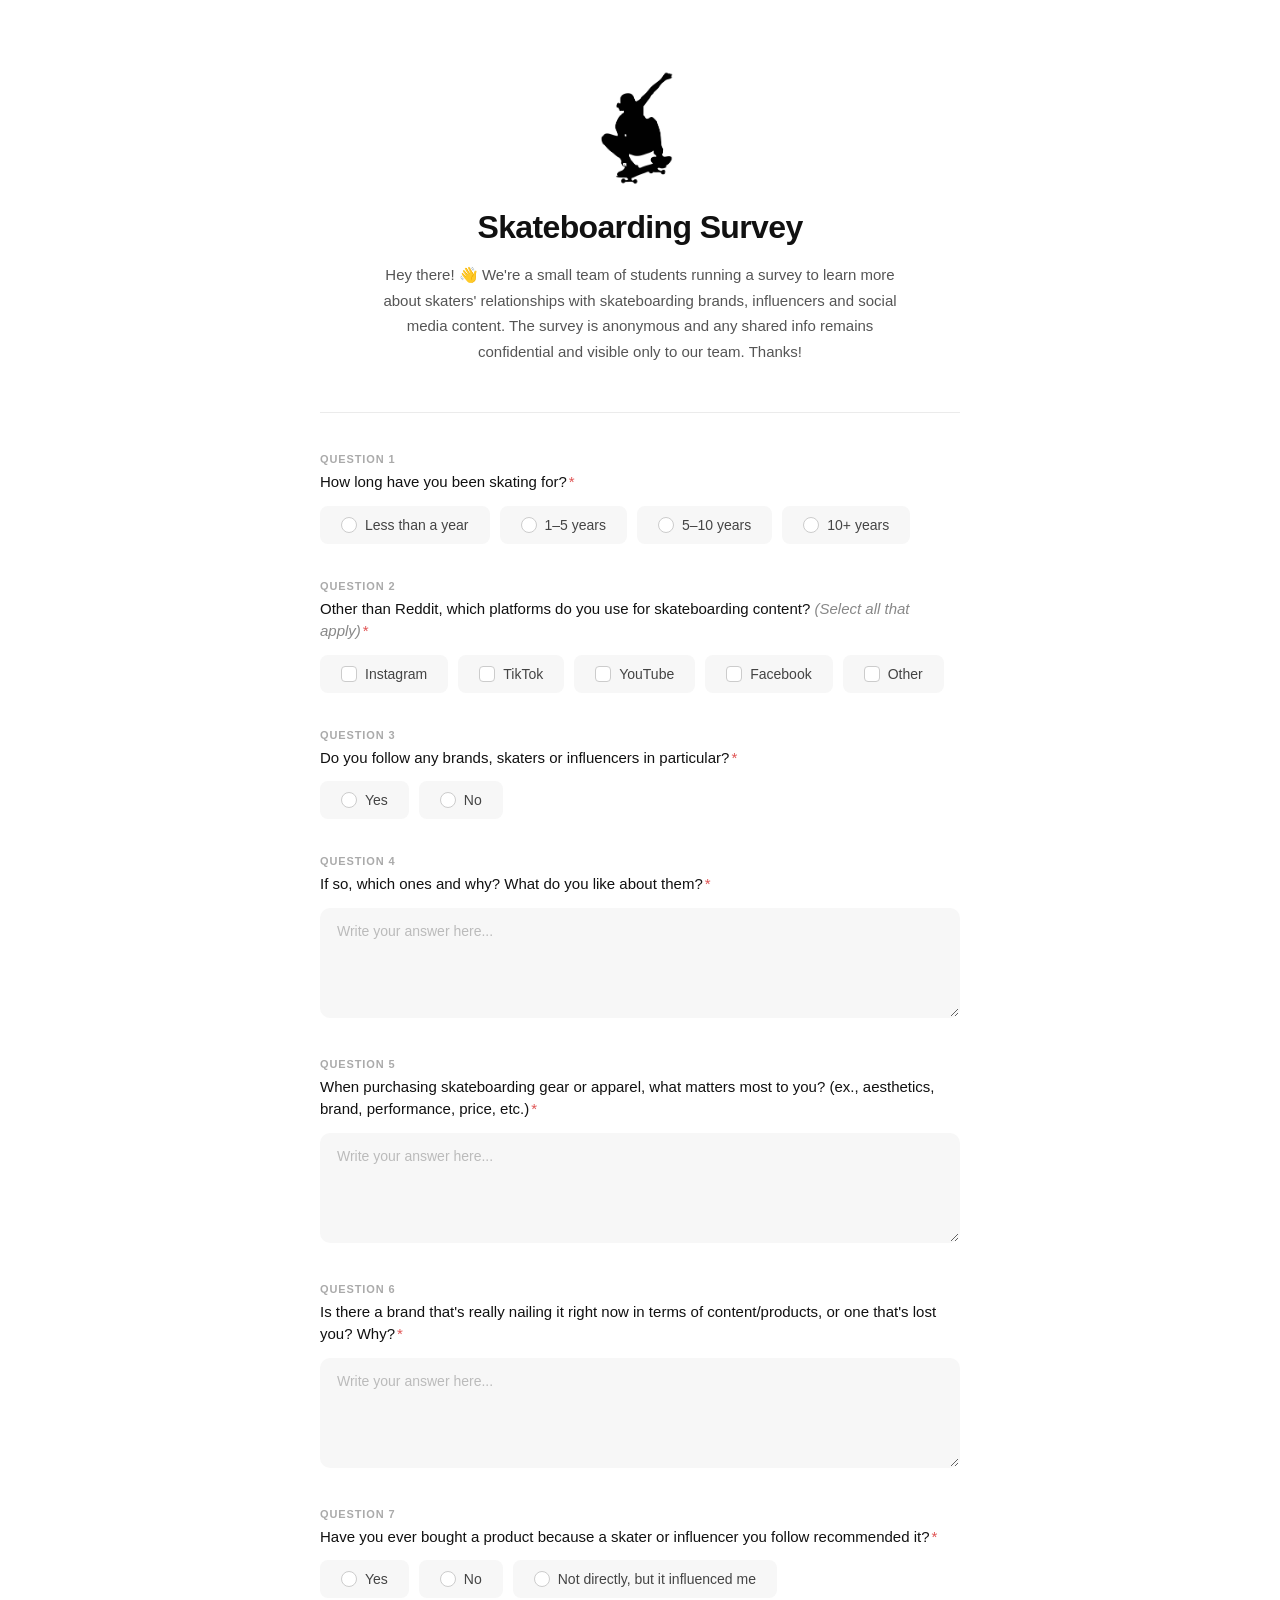
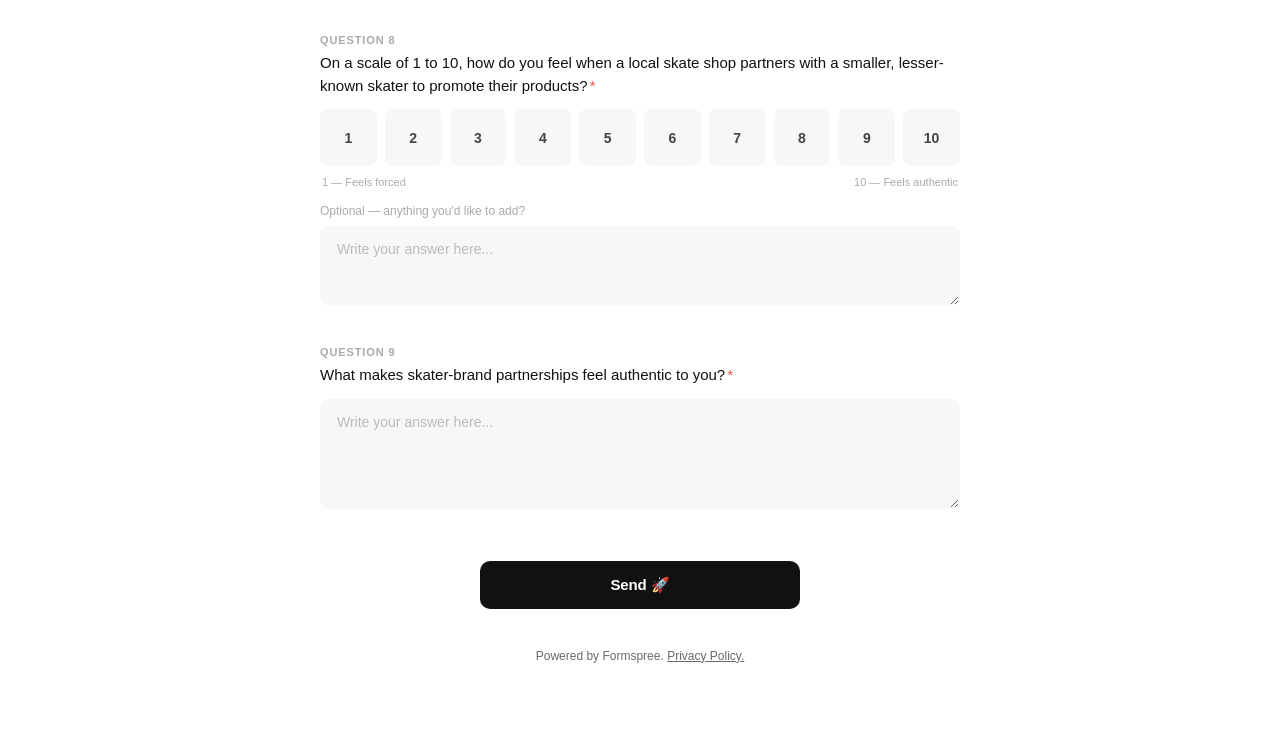
<file: tableau.html>
<!DOCTYPE html>
<html lang="fr">
<head>
<meta charset="UTF-8">
<meta name="viewport" content="width=device-width, initial-scale=1.0">
<meta http-equiv="refresh" content="0; url=https://seabass98ham.github.io/reddit-survey.html">
<title>Tri de cartes · Données</title>
<link rel="preconnect" href="https://fonts.googleapis.com">
<link href="https://fonts.googleapis.com/css2?family=DM+Mono:wght@300;400;500&family=Fraunces:ital,opsz,wght@0,9..144,300;0,9..144,400;1,9..144,300;1,9..144,400&display=swap" rel="stylesheet">
<style>
*, *::before, *::after { box-sizing: border-box; margin: 0; padding: 0; }

:root {
  --bg:         #f4f7fc;
  --surface:    #ffffff;
  --surface2:   #eef3fb;
  --border:     #dae3f5;
  --border2:    #c3d4ee;
  --text:       #0f1c3f;
  --text2:      #3d5580;
  --muted:      #7d94bb;
  --blue-900:   #0f1c3f;
  --blue-800:   #1e3a6e;
  --blue-700:   #1d4ed8;
  --blue-600:   #2563eb;
  --blue-500:   #3b82f6;
  --blue-400:   #60a5fa;
  --blue-200:   #bfdbfe;
  --blue-100:   #dbeafe;
  --blue-50:    #eff6ff;
  --danger:     #dc2626;
  --row-odd:    #f8faff;
  --row-even:   #ffffff;
  --row-hover:  #eff6ff;
  --header-bg:  #1e3a6e;
  --header-fg:  #ffffff;
}

body {
  background: var(--bg);
  color: var(--text);
  font-family: 'DM Mono', monospace;
  font-size: 13px;
  min-height: 100vh;
}

/* ── HEADER ── */
header {
  background: var(--surface);
  border-bottom: 1px solid var(--border);
  padding: 2.5rem 3rem 2rem;
  display: flex;
  align-items: flex-end;
  justify-content: space-between;
  gap: 2rem;
  flex-wrap: wrap;
}
header h1 {
  font-family: 'Fraunces', serif;
  font-weight: 300;
  font-size: clamp(1.6rem, 3.5vw, 2.6rem);
  line-height: 1.1;
  letter-spacing: -0.02em;
  color: var(--blue-900);
}
header h1 em {
  font-style: italic;
  color: var(--blue-600);
}
.header-meta {
  font-size: 11px;
  color: var(--muted);
  letter-spacing: 0.07em;
  text-transform: uppercase;
  line-height: 1.9;
  text-align: right;
}

main { padding: 2.5rem 3rem; max-width: 1400px; }
@media (max-width: 700px) { main { padding: 1.5rem; } header { padding: 1.5rem; } }

/* ── IMPORT PANEL ── */
#import-panel {
  display: grid;
  grid-template-columns: 1fr 1fr;
  gap: 1.5rem;
  margin-bottom: 2.5rem;
}
@media (max-width: 700px) { #import-panel { grid-template-columns: 1fr; } }

.panel {
  background: var(--surface);
  border: 1px solid var(--border);
  border-radius: 8px;
  padding: 1.5rem;
}
.panel-label {
  font-size: 10px;
  letter-spacing: 0.12em;
  text-transform: uppercase;
  color: var(--muted);
  margin-bottom: 1rem;
}

#drop-zone {
  border: 1.5px dashed var(--border2);
  border-radius: 6px;
  padding: 2.5rem 1rem;
  text-align: center;
  cursor: pointer;
  transition: border-color 0.2s, background 0.2s;
  background: var(--blue-50);
}
#drop-zone:hover, #drop-zone.over {
  border-color: var(--blue-500);
  background: #e8f0fe;
}
#drop-zone input { display: none; }
.drop-icon {
  font-size: 2rem;
  margin-bottom: 0.6rem;
  color: var(--blue-400);
  line-height: 1;
}
#drop-zone p { color: var(--text2); font-size: 12px; line-height: 1.7; }
#drop-zone p strong { color: var(--text); font-weight: 500; }

textarea {
  width: 100%;
  height: 140px;
  background: var(--blue-50);
  border: 1px solid var(--border);
  border-radius: 6px;
  color: var(--text);
  font-family: 'DM Mono', monospace;
  font-size: 11px;
  padding: 0.75rem;
  resize: vertical;
  line-height: 1.5;
  transition: border-color 0.2s;
}
textarea:focus { outline: none; border-color: var(--blue-500); }
textarea::placeholder { color: var(--muted); }

/* ── TITLE INPUT ── */
.title-row {
  display: flex;
  align-items: center;
  gap: 0.75rem;
  margin-top: 0.875rem;
  flex-wrap: wrap;
}
.title-label { font-size: 11px; color: var(--muted); white-space: nowrap; }
#title-input {
  flex: 1;
  min-width: 140px;
  background: var(--blue-50);
  border: 1px solid var(--border2);
  border-radius: 4px;
  color: var(--text);
  font-family: 'DM Mono', monospace;
  font-size: 12px;
  padding: 0.4rem 0.65rem;
  transition: border-color 0.2s;
}
#title-input:focus { outline: none; border-color: var(--blue-500); }

.btn-row { display: flex; gap: 0.75rem; margin-top: 0.875rem; flex-wrap: wrap; }

button {
  font-family: 'DM Mono', monospace;
  font-size: 11px;
  letter-spacing: 0.05em;
  padding: 0.5rem 1rem;
  border-radius: 4px;
  cursor: pointer;
  transition: all 0.15s;
  border: 1px solid var(--border2);
  background: var(--surface);
  color: var(--text2);
}
button:hover { background: var(--blue-50); border-color: var(--blue-500); color: var(--blue-700); }
button.primary {
  background: var(--blue-700);
  border-color: var(--blue-700);
  color: #fff;
  font-weight: 500;
}
button.primary:hover { background: var(--blue-800); border-color: var(--blue-800); }
button.export-btn {
  background: var(--blue-600);
  border-color: var(--blue-600);
  color: #fff;
  font-weight: 500;
}
button.export-btn:hover { background: var(--blue-700); border-color: var(--blue-700); }

#error-msg { color: var(--danger); font-size: 11px; margin-top: 0.75rem; min-height: 1rem; }

/* ── TOOLBAR ── */
#toolbar {
  display: none;
  align-items: center;
  gap: 1rem;
  margin-bottom: 1.5rem;
  flex-wrap: wrap;
  background: var(--surface);
  border: 1px solid var(--border);
  border-radius: 8px;
  padding: 0.875rem 1.25rem;
}
.toolbar-label { font-size: 10px; letter-spacing: 0.1em; text-transform: uppercase; color: var(--muted); }
.toolbar-sep { width: 1px; height: 20px; background: var(--border2); }

#search-input {
  background: var(--blue-50);
  border: 1px solid var(--border);
  border-radius: 4px;
  color: var(--text);
  font-family: 'DM Mono', monospace;
  font-size: 11px;
  padding: 0.35rem 0.65rem;
  width: 160px;
  transition: border-color 0.2s;
}
#search-input:focus { outline: none; border-color: var(--blue-500); }
#search-input::placeholder { color: var(--muted); }

#row-count {
  font-size: 11px;
  color: var(--muted);
  margin-left: auto;
}

/* ── TABLE WRAPPER ── */
#table-wrap {
  background: var(--surface);
  border: 1px solid var(--border);
  border-radius: 10px;
  overflow: hidden;
  box-shadow: 0 1px 3px rgba(30,58,138,0.06), 0 4px 16px rgba(30,58,138,0.04);
}
#table-scroll { overflow-x: auto; }

/* ── THE TABLE ── */
table.data-table {
  border-collapse: collapse;
  width: 100%;
  font-size: 12px;
}

table.data-table thead tr {
  background: var(--header-bg);
}
table.data-table thead th {
  padding: 12px 16px;
  text-align: left;
  font-weight: 500;
  font-size: 10px;
  letter-spacing: 0.1em;
  text-transform: uppercase;
  color: var(--header-fg);
  white-space: nowrap;
  border-right: 1px solid rgba(255,255,255,0.08);
  cursor: pointer;
  user-select: none;
  position: relative;
  transition: background 0.15s;
}
table.data-table thead th:last-child { border-right: none; }
table.data-table thead th:hover { background: #264d8c; }
table.data-table thead th .sort-icon {
  display: inline-block;
  margin-left: 6px;
  opacity: 0.4;
  font-size: 9px;
  vertical-align: middle;
}
table.data-table thead th.sort-asc .sort-icon,
table.data-table thead th.sort-desc .sort-icon { opacity: 1; color: var(--blue-200); }

/* row count column */
table.data-table thead th.num-col,
table.data-table tbody td.num-col {
  width: 44px;
  min-width: 44px;
  text-align: center;
  color: var(--muted);
  font-size: 10px;
  padding-left: 8px;
  padding-right: 8px;
  border-right: 1px solid var(--border);
  background: var(--row-odd);
  cursor: default;
}
table.data-table thead th.num-col {
  background: #162d56;
  color: rgba(255,255,255,0.4);
  cursor: default;
}
table.data-table thead th.num-col:hover { background: #162d56; }

table.data-table tbody tr { transition: background 0.1s; }
table.data-table tbody tr:nth-child(odd)  td { background: var(--row-odd); }
table.data-table tbody tr:nth-child(even) td { background: var(--row-even); }
table.data-table tbody tr:hover td { background: var(--row-hover) !important; }

table.data-table tbody td {
  padding: 10px 16px;
  color: var(--text);
  border-bottom: 1px solid var(--border);
  border-right: 1px solid var(--border);
  white-space: nowrap;
  max-width: 260px;
  overflow: hidden;
  text-overflow: ellipsis;
  vertical-align: middle;
  font-size: 12px;
  line-height: 1.4;
}
table.data-table tbody td:last-child { border-right: none; }
table.data-table tbody tr:last-child td { border-bottom: none; }

/* numeric cells right-aligned */
table.data-table tbody td.is-num {
  text-align: right;
  color: var(--blue-800);
  font-variant-numeric: tabular-nums;
}

/* highlight matched search text */
mark {
  background: #fde68a;
  color: var(--text);
  border-radius: 2px;
  padding: 0 1px;
}

/* ── TABLE FOOTER ── */
#table-footer {
  display: flex;
  align-items: center;
  justify-content: space-between;
  padding: 0.75rem 1.25rem;
  border-top: 1px solid var(--border);
  background: var(--blue-50);
  font-size: 11px;
  color: var(--muted);
  flex-wrap: wrap;
  gap: 0.5rem;
}

/* ── EMPTY STATE ── */
#empty-state {
  padding: 4rem 2rem;
  text-align: center;
  color: var(--muted);
  font-size: 12px;
  line-height: 2;
}
</style>
</head>
<body>

<header>
  <h1>Tri de cartes<br><em>Données brutes</em></h1>
  <div class="header-meta" id="header-meta">
    27 cartes &nbsp;·&nbsp; 10 catégories &nbsp;·&nbsp; N = 23
  </div>
</header>

<main>
  <!-- Hidden elements kept for JS references -->
  <textarea id="paste-in" style="display:none"></textarea>
  <input type="text" id="title-input" style="display:none">
  <div id="error-msg" style="display:none"></div>

  <!-- Toolbar (search only, no export) -->
  <div id="toolbar">
    <span class="toolbar-label">Recherche</span>
    <input type="text" id="search-input" placeholder="Filtrer les rangées…" oninput="filterRows(this.value)">
    <div class="toolbar-sep"></div>
    <span id="row-count"></span>
  </div>

  <!-- Table -->
  <div id="table-wrap" style="display:none">
    <div id="table-scroll"></div>
    <div id="table-footer">
      <span id="footer-left"></span>
      <span id="footer-right">tri de cartes · tableau</span>
    </div>
  </div>
</main>

<script>
// ── STATE ──
let headers = [];
let allRows = [];
let visibleRows = [];
let sortCol = -1;
let sortDir = 1; // 1 asc, -1 desc
let currentTitle = '';

// ── BAKED-IN DATA ──
const BAKED_CSV = `Carte,À propos,Actualités,Calendrier,Contact,Faire un don,FAQ,Fonctionnement,Informations supplémentaires,la communauté,S'impliquer
Blogue,0,1,0,0,0,0,0,0,0,0
Calendrier des cueillettes,0,17,1,0,0,0,2,0,0,3
Calendrier des récoltes,0,16,1,0,0,0,4,0,0,2
Conditions de participation,10,0,0,0,0,0,10,0,0,3
Contact,0,0,0,23,0,0,0,0,0,0
Courriel,0,0,0,23,0,0,0,0,0,0
Devenir chef de cueillette,0,0,0,0,0,0,3,0,0,20
Évènements,0,23,0,0,0,0,0,0,0,0
Faire un don,2,0,0,4,3,0,0,0,0,13
FAQ,11,2,0,2,0,1,7,0,0,0
Fonctionnement d'une cueillette,2,0,0,0,0,0,20,0,0,1
forum communautaire,0,0,0,0,0,0,0,0,1,0
Guide d'entretien des arbres,2,1,0,0,0,1,17,1,0,1
Guide de récolte des fruits,2,1,0,0,0,1,16,1,0,2
Inscription à l'infolettre,3,6,0,9,0,0,0,0,0,5
inscription à l'infolettre x2,0,1,0,0,0,0,0,0,0,0
Inscrire mon arbre,1,0,0,1,0,0,0,0,0,21
Instructions pour les bénévoles,3,0,0,0,0,0,16,0,0,3
Mission,16,1,0,0,0,0,3,0,0,3
Notre équipe,20,0,0,2,0,0,1,0,0,0
Notre impact,21,0,0,0,0,0,1,0,0,1
Nouvelles,0,1,0,0,0,0,0,0,0,0
Participer à une cueillette,0,0,0,0,0,0,0,0,0,23
Répartition des fruits,0,1,0,0,0,0,18,0,0,4
Réseaux sociaux,0,4,0,19,0,0,0,0,0,0
Témoignages,0,0,0,0,0,0,1,0,0,0
Valeurs du collectif,18,0,0,0,0,0,3,0,0,2`;

window.addEventListener('DOMContentLoaded', () => {
  document.getElementById('paste-in').value = BAKED_CSV;
  parseAndRender();
});

// ── CSV PARSE ──
function parseCSV(text) {
  const lines = text.trim().split(/\r?\n/).filter(l => l.trim());
  return lines.map(line => {
    const cells = []; let cur = '', inQ = false;
    for (let i = 0; i < line.length; i++) {
      const c = line[i];
      if (c === '"') { inQ = !inQ; }
      else if (c === ',' && !inQ) { cells.push(cur.trim()); cur = ''; }
      else cur += c;
    }
    cells.push(cur.trim());
    return cells;
  });
}

// ── FILE INPUT ──
function handleFile(input) {
  if (!input.files[0]) return;
  const r = new FileReader();
  r.onload = e => { document.getElementById('paste-in').value = e.target.result; parseAndRender(); };
  r.readAsText(input.files[0]);
}
function onDragOver(e) { e.preventDefault(); document.getElementById('drop-zone').classList.add('over'); }
function onDragLeave() { document.getElementById('drop-zone').classList.remove('over'); }
function onDrop(e) {
  e.preventDefault(); document.getElementById('drop-zone').classList.remove('over');
  if (e.dataTransfer.files[0]) {
    const r = new FileReader();
    r.onload = ev => { document.getElementById('paste-in').value = ev.target.result; parseAndRender(); };
    r.readAsText(e.dataTransfer.files[0]);
  }
}

// ── PARSE & RENDER ──
function parseAndRender() {
  setError('');
  const text = document.getElementById('paste-in').value.trim();
  if (!text) { setError('Collez ou téléversez un fichier CSV en premier.'); return; }

  const rows = parseCSV(text);
  if (rows.length < 2) { setError('Il faut au moins une ligne d\'en-tête et une ligne de données.'); return; }

  headers = rows[0];
  allRows = rows.slice(1).filter(r => r.some(c => c !== ''));
  if (!allRows.length) { setError('Aucune ligne de données trouvée.'); return; }

  // pad short rows
  allRows = allRows.map(r => {
    while (r.length < headers.length) r.push('');
    return r;
  });

  visibleRows = [...allRows];
  sortCol = -1; sortDir = 1;
  currentTitle = document.getElementById('title-input').value.trim();

  document.getElementById('search-input').value = '';
  document.getElementById('header-meta').innerHTML =
    `${headers.length} colonnes &nbsp;·&nbsp; ${allRows.length} rangées`;
  document.getElementById('toolbar').style.display = 'flex';
  document.getElementById('table-wrap').style.display = 'block';

  renderTable('');
}

// ── IS NUMERIC ──
function isNumericCol(colIdx) {
  const sample = allRows.slice(0, 20).map(r => r[colIdx]).filter(v => v !== '');
  return sample.length > 0 && sample.every(v => !isNaN(parseFloat(v)) && isFinite(v));
}
const numericCols = [];
function computeNumericCols() {
  numericCols.length = 0;
  headers.forEach((_, ci) => { if (isNumericCol(ci)) numericCols.push(ci); });
}

// ── RENDER TABLE ──
function renderTable(searchTerm) {
  computeNumericCols();
  const re = searchTerm ? new RegExp(searchTerm.replace(/[.*+?^${}()|[\]\\]/g, '\\$&'), 'gi') : null;

  let html = '<table class="data-table"><thead><tr>';
  html += '<th class="num-col">#</th>';
  headers.forEach((h, ci) => {
    let cls = '';
    if (ci === sortCol) cls = sortDir === 1 ? 'sort-asc' : 'sort-desc';
    const arrow = ci === sortCol ? (sortDir === 1 ? '▲' : '▼') : '⬍';
    html += `<th class="${cls}" onclick="sortBy(${ci})">${esc(h)}<span class="sort-icon">${arrow}</span></th>`;
  });
  html += '</tr></thead><tbody>';

  visibleRows.forEach((row, ri) => {
    html += '<tr>';
    html += `<td class="num-col">${ri + 1}</td>`;
    row.slice(0, headers.length).forEach((cell, ci) => {
      const isNum = numericCols.includes(ci);
      let display = esc(cell);
      if (re && cell) {
        display = cell.replace(re, m => `<mark>${esc(m)}</mark>`);
      }
      html += `<td class="${isNum ? 'is-num' : ''}" title="${esc(cell)}">${display || '<span style="color:var(--muted)">—</span>'}</td>`;
    });
    html += '</tr>';
  });

  if (!visibleRows.length) {
    html += `<tr><td colspan="${headers.length + 1}" style="text-align:center;padding:3rem;color:var(--muted);font-size:12px">Aucune rangée ne correspond à votre recherche</td></tr>`;
  }

  html += '</tbody></table>';
  document.getElementById('table-scroll').innerHTML = html;

  const showing = searchTerm ? `${visibleRows.length} sur ${allRows.length}` : allRows.length;
  document.getElementById('row-count').textContent = `${showing} rangées`;
  document.getElementById('footer-left').textContent =
    `${headers.length} colonnes · ${showing} rangées${currentTitle ? ' · ' + currentTitle : ''}`;
}

// ── SORT ──
function sortBy(ci) {
  if (sortCol === ci) { sortDir *= -1; }
  else { sortCol = ci; sortDir = 1; }
  const isNum = numericCols.includes(ci);
  visibleRows.sort((a, b) => {
    const av = a[ci] ?? '', bv = b[ci] ?? '';
    if (isNum) return (parseFloat(av) - parseFloat(bv)) * sortDir;
    return av.localeCompare(bv) * sortDir;
  });
  renderTable(document.getElementById('search-input').value);
}

// ── FILTER ──
function filterRows(term) {
  if (!term.trim()) {
    visibleRows = [...allRows];
  } else {
    const lower = term.toLowerCase();
    visibleRows = allRows.filter(row => row.some(cell => cell.toLowerCase().includes(lower)));
  }
  if (sortCol >= 0) {
    const isNum = numericCols.includes(sortCol);
    visibleRows.sort((a, b) => {
      const av = a[sortCol] ?? '', bv = b[sortCol] ?? '';
      if (isNum) return (parseFloat(av) - parseFloat(bv)) * sortDir;
      return av.localeCompare(bv) * sortDir;
    });
  }
  renderTable(term);
}

// ── PNG EXPORT ──
function exportPNG() {
  if (!headers.length) return;

  const btn = document.getElementById('btn-export') || document.querySelector('button.export-btn');
  const origText = btn.textContent;
  btn.textContent = 'Rendering…';
  btn.disabled = true;

  setTimeout(() => {
    try {
      drawAndDownload();
    } finally {
      btn.textContent = origText;
      btn.disabled = false;
    }
  }, 20);
}

function drawAndDownload() {
  const SCALE       = 3;
  const FONT        = `'Courier New', monospace`;
  const FONT_SERIF  = `Georgia, serif`;

  // layout constants (pre-scale)
  const PAD         = 32;
  const HEADER_ROW_H = 38;
  const ROW_H       = 34;
  const NUM_COL_W   = 44;
  const CELL_PAD_H  = 14;
  const CELL_PAD_V  = 10;
  const MIN_COL_W   = 70;
  const MAX_COL_W   = 240;
  const TITLE_H     = currentTitle ? 60 : 0;
  const FOOTER_H    = 36;
  const FONT_CELL   = 11;
  const FONT_HEAD   = 10;
  const FONT_TITLE  = 18;
  const FONT_META   = 10;

  // measure column widths using a temp canvas
  const tmp = document.createElement('canvas');
  const tc = tmp.getContext('2d');
  tc.font = `500 ${FONT_HEAD * SCALE}px ${FONT}`;

  const colWidths = headers.map((h, ci) => {
    let w = tc.measureText(h.toUpperCase()).width / SCALE + CELL_PAD_H * 2;
    const sample = visibleRows.slice(0, 40);
    tc.font = `400 ${FONT_CELL * SCALE}px ${FONT}`;
    sample.forEach(row => {
      const cell = row[ci] || '';
      w = Math.max(w, tc.measureText(cell).width / SCALE + CELL_PAD_H * 2);
    });
    return Math.min(MAX_COL_W, Math.max(MIN_COL_W, w));
  });

  const totalColW = colWidths.reduce((s, w) => s + w, 0);
  const canvasW = (PAD * 2 + NUM_COL_W + totalColW) * SCALE;
  const canvasH = (PAD * 2 + TITLE_H + HEADER_ROW_H + visibleRows.length * ROW_H + FOOTER_H) * SCALE;

  const canvas = document.createElement('canvas');
  canvas.width  = canvasW;
  canvas.height = canvasH;
  const ctx = canvas.getContext('2d');
  ctx.scale(SCALE, SCALE);

  const W = canvasW / SCALE;
  const H = canvasH / SCALE;

  // ── page background ──
  ctx.fillStyle = '#ffffff';
  ctx.fillRect(0, 0, W, H);

  // ── title area ──
  if (currentTitle) {
    ctx.fillStyle = '#ffffff';
    ctx.fillRect(PAD, PAD, W - PAD * 2, TITLE_H - 8);

    ctx.fillStyle = '#0f1c3f';
    ctx.font = `300 ${FONT_TITLE}px ${FONT_SERIF}`;
    ctx.textAlign = 'left';
    ctx.textBaseline = 'middle';
    ctx.fillText(currentTitle, PAD + 12, PAD + TITLE_H * 0.38);

    ctx.fillStyle = '#7d94bb';
    ctx.font = `400 ${FONT_META}px ${FONT}`;
    ctx.textBaseline = 'middle';
    ctx.fillText(
      `${headers.length} colonnes · ${visibleRows.length} rangées`,
      PAD + 12, PAD + TITLE_H * 0.38 + FONT_TITLE + 6
    );
  }

  const tableY = PAD + TITLE_H;
  const tableW = W - PAD * 2;
  const tableH = HEADER_ROW_H + visibleRows.length * ROW_H + FOOTER_H;

  // ── table shadow / border ──
  ctx.fillStyle = '#ffffff';
  roundRect(ctx, PAD, tableY, tableW, tableH, 8);
  ctx.fill();

  // ── header row ──
  ctx.fillStyle = '#1e3a6e';
  roundRectTop(ctx, PAD, tableY, tableW, HEADER_ROW_H, 8);
  ctx.fill();

  // # col header
  ctx.fillStyle = 'rgba(255,255,255,0.3)';
  ctx.font = `400 ${FONT_HEAD}px ${FONT}`;
  ctx.textAlign = 'center';
  ctx.textBaseline = 'middle';
  ctx.fillText('#', PAD + NUM_COL_W / 2, tableY + HEADER_ROW_H / 2);

  // column headers
  let cx = PAD + NUM_COL_W;
  headers.forEach((h, ci) => {
    // separator line
    ctx.fillStyle = 'rgba(255,255,255,0.08)';
    ctx.fillRect(cx, tableY + 8, 1, HEADER_ROW_H - 16);

    ctx.fillStyle = '#ffffff';
    ctx.font = `500 ${FONT_HEAD}px ${FONT}`;
    ctx.textAlign = 'left';
    ctx.textBaseline = 'middle';
    const label = h.toUpperCase();
    const maxW = colWidths[ci] - CELL_PAD_H * 2;
    ctx.fillText(truncateText(ctx, label, maxW), cx + CELL_PAD_H, tableY + HEADER_ROW_H / 2);
    cx += colWidths[ci];
  });

  // ── data rows ──
  visibleRows.forEach((row, ri) => {
    const ry = tableY + HEADER_ROW_H + ri * ROW_H;
    const isOdd = ri % 2 === 0;

    // row bg
    ctx.fillStyle = isOdd ? '#f8faff' : '#ffffff';
    if (ri === visibleRows.length - 1) {
      roundRectBottom(ctx, PAD, ry, tableW, ROW_H, 0);
    } else {
      ctx.fillRect(PAD, ry, tableW, ROW_H);
    }

    // row border
    ctx.strokeStyle = '#dae3f5';
    ctx.lineWidth = 0.5;
    ctx.beginPath();
    ctx.moveTo(PAD, ry + ROW_H);
    ctx.lineTo(PAD + tableW, ry + ROW_H);
    ctx.stroke();

    // row number
    ctx.fillStyle = '#7d94bb';
    ctx.font = `400 ${FONT_META}px ${FONT}`;
    ctx.textAlign = 'center';
    ctx.textBaseline = 'middle';
    ctx.fillText(ri + 1, PAD + NUM_COL_W / 2, ry + ROW_H / 2);

    // num col separator
    ctx.strokeStyle = '#dae3f5';
    ctx.lineWidth = 0.5;
    ctx.beginPath();
    ctx.moveTo(PAD + NUM_COL_W, ry);
    ctx.lineTo(PAD + NUM_COL_W, ry + ROW_H);
    ctx.stroke();

    // cells
    let cellX = PAD + NUM_COL_W;
    row.slice(0, headers.length).forEach((cell, ci) => {
      const isNum = numericCols.includes(ci);
      const maxW = colWidths[ci] - CELL_PAD_H * 2;

      ctx.fillStyle = isNum ? '#1e3a6e' : '#0f1c3f';
      ctx.font = `400 ${FONT_CELL}px ${FONT}`;
      ctx.textAlign = isNum ? 'right' : 'left';
      ctx.textBaseline = 'middle';

      const display = cell || '—';
      const tx = isNum ? cellX + colWidths[ci] - CELL_PAD_H : cellX + CELL_PAD_H;
      ctx.fillText(truncateText(ctx, display, maxW), tx, ry + ROW_H / 2);

      // col separator
      ctx.strokeStyle = '#dae3f5';
      ctx.lineWidth = 0.5;
      ctx.beginPath();
      ctx.moveTo(cellX + colWidths[ci], ry);
      ctx.lineTo(cellX + colWidths[ci], ry + ROW_H);
      ctx.stroke();

      cellX += colWidths[ci];
    });
  });

  // ── footer ──
  const footerY = tableY + HEADER_ROW_H + visibleRows.length * ROW_H;
  ctx.fillStyle = '#eff6ff';
  roundRectBottom(ctx, PAD, footerY, tableW, FOOTER_H, 8);
  ctx.fill();
  ctx.strokeStyle = '#dae3f5';
  ctx.lineWidth = 0.5;
  ctx.beginPath();
  ctx.moveTo(PAD, footerY);
  ctx.lineTo(PAD + tableW, footerY);
  ctx.stroke();

  ctx.fillStyle = '#7d94bb';
  ctx.font = `400 ${FONT_META}px ${FONT}`;
  ctx.textAlign = 'left';
  ctx.textBaseline = 'middle';
  ctx.fillText(
    `${headers.length} colonnes · ${visibleRows.length} rangées`,
    PAD + 14, footerY + FOOTER_H / 2
  );
  ctx.textAlign = 'right';
  ctx.fillText('tri de cartes · tableau', PAD + tableW - 14, footerY + FOOTER_H / 2);

  // ── table outline ──
  ctx.strokeStyle = '#c3d4ee';
  ctx.lineWidth = 1;
  roundRect(ctx, PAD, tableY, tableW, tableH, 8);
  ctx.stroke();

  // ── download ──
  canvas.toBlob(blob => {
    const url = URL.createObjectURL(blob);
    const a = document.createElement('a');
    a.href = url;
    a.download = (currentTitle || 'table') + '.png';
    a.click();
    URL.revokeObjectURL(url);
  }, 'image/png');
}

// ── CANVAS HELPERS ──
function roundRect(ctx, x, y, w, h, r) {
  ctx.beginPath();
  ctx.moveTo(x + r, y);
  ctx.lineTo(x + w - r, y);
  ctx.arcTo(x + w, y, x + w, y + r, r);
  ctx.lineTo(x + w, y + h - r);
  ctx.arcTo(x + w, y + h, x + w - r, y + h, r);
  ctx.lineTo(x + r, y + h);
  ctx.arcTo(x, y + h, x, y + h - r, r);
  ctx.lineTo(x, y + r);
  ctx.arcTo(x, y, x + r, y, r);
  ctx.closePath();
}
function roundRectTop(ctx, x, y, w, h, r) {
  ctx.beginPath();
  ctx.moveTo(x + r, y);
  ctx.lineTo(x + w - r, y);
  ctx.arcTo(x + w, y, x + w, y + r, r);
  ctx.lineTo(x + w, y + h);
  ctx.lineTo(x, y + h);
  ctx.lineTo(x, y + r);
  ctx.arcTo(x, y, x + r, y, r);
  ctx.closePath();
}
function roundRectBottom(ctx, x, y, w, h, r) {
  ctx.beginPath();
  ctx.moveTo(x, y);
  ctx.lineTo(x + w, y);
  ctx.lineTo(x + w, y + h - r);
  ctx.arcTo(x + w, y + h, x + w - r, y + h, r);
  ctx.lineTo(x + r, y + h);
  ctx.arcTo(x, y + h, x, y + h - r, r);
  ctx.lineTo(x, y);
  ctx.closePath();
}
function truncateText(ctx, text, maxW) {
  if (ctx.measureText(text).width <= maxW) return text;
  let t = text;
  while (t.length > 1 && ctx.measureText(t + '…').width > maxW) t = t.slice(0, -1);
  return t + '…';
}

// ── SAMPLE ──
function loadSample() {
  document.getElementById('title-input').value = 'Card Sort Results';
  document.getElementById('paste-in').value =
`card,Navigation,Account,Shopping,Support,Information,Total
Homepage,24,3,6,2,10,45
Search,20,2,18,1,8,49
Product page,3,1,26,1,14,45
Cart,2,2,28,3,3,38
Checkout,1,2,27,5,2,37
My account,3,26,5,7,4,45
Order history,2,22,12,8,5,49
Wishlist,2,5,24,2,5,38
Help center,2,3,2,28,8,43
Returns,1,4,8,24,5,42
Contact us,1,2,3,27,6,39
About us,4,1,2,6,24,37`;
  parseAndRender();
}

function setError(msg) { document.getElementById('error-msg').textContent = msg; }
function esc(s) { return (s||'').replace(/&/g,'&amp;').replace(/</g,'&lt;').replace(/>/g,'&gt;').replace(/"/g,'&quot;'); }
</script>
</body>
</html>
</file>
